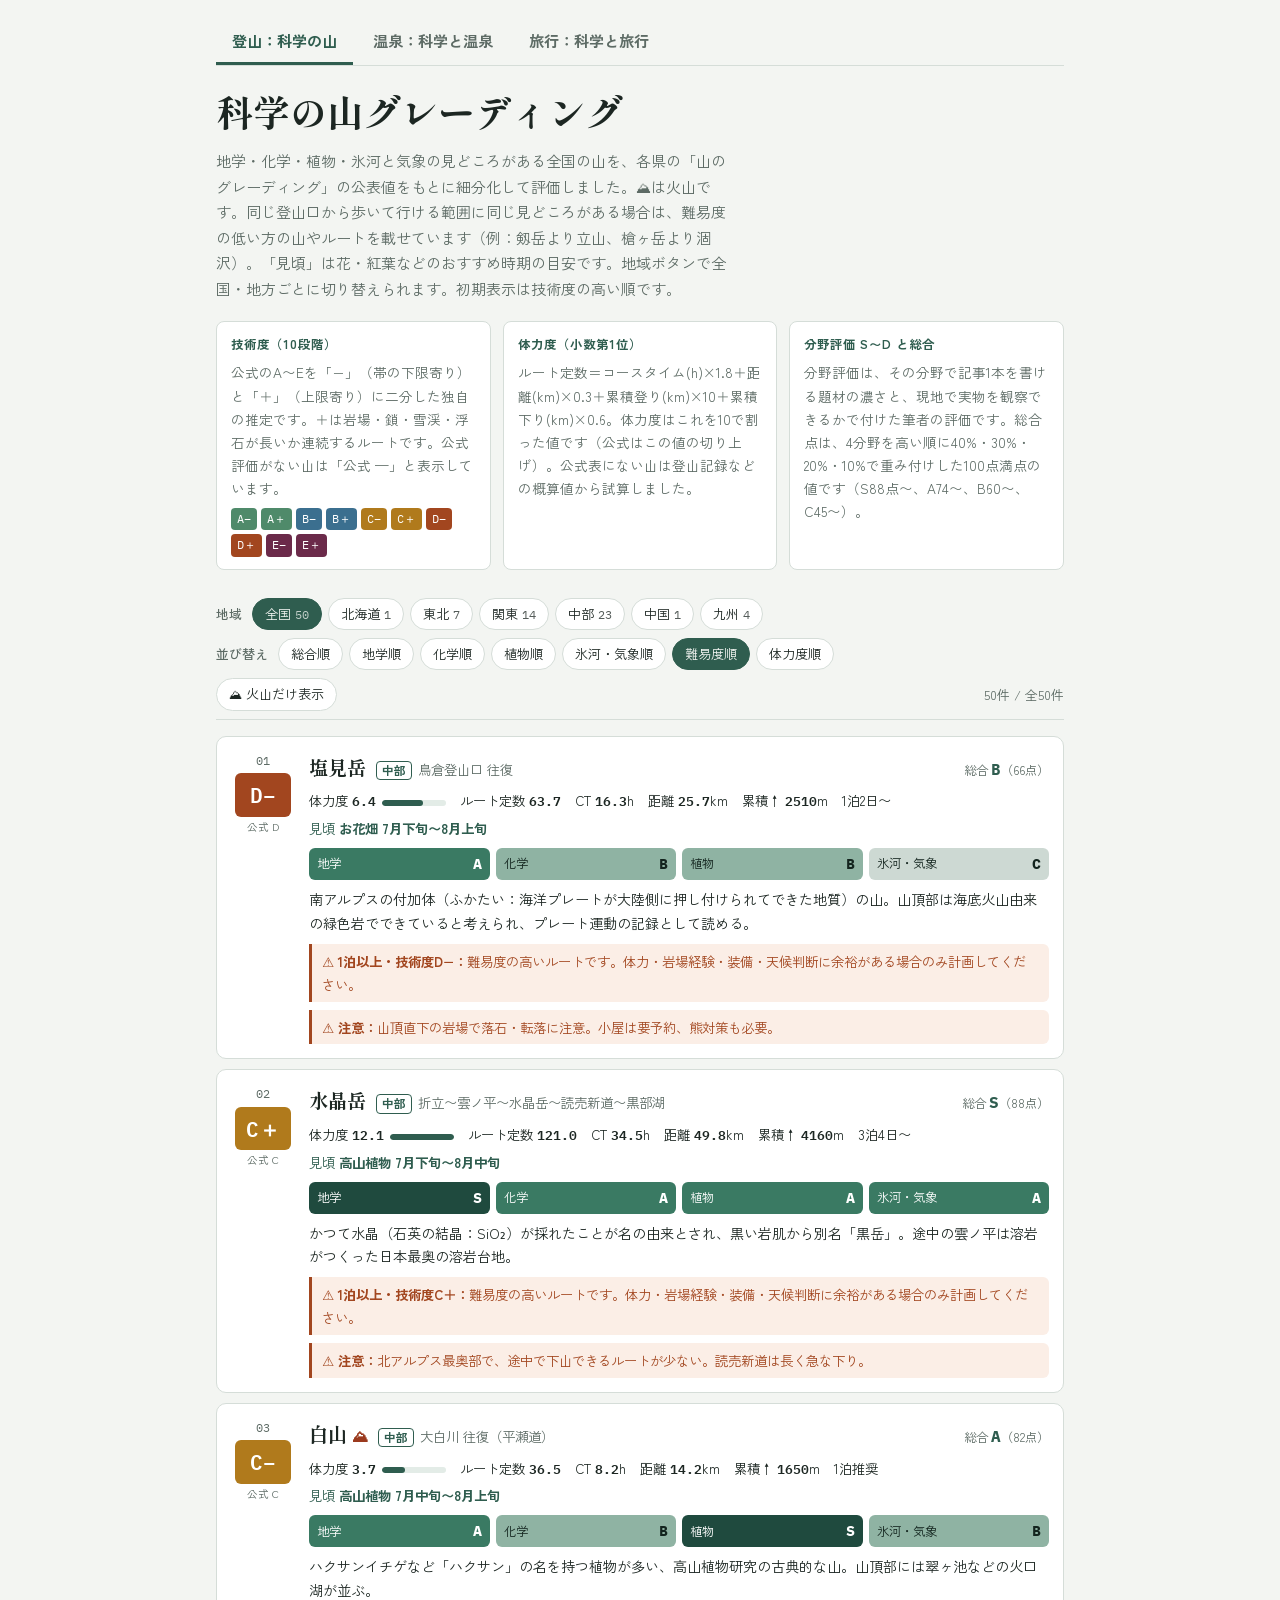
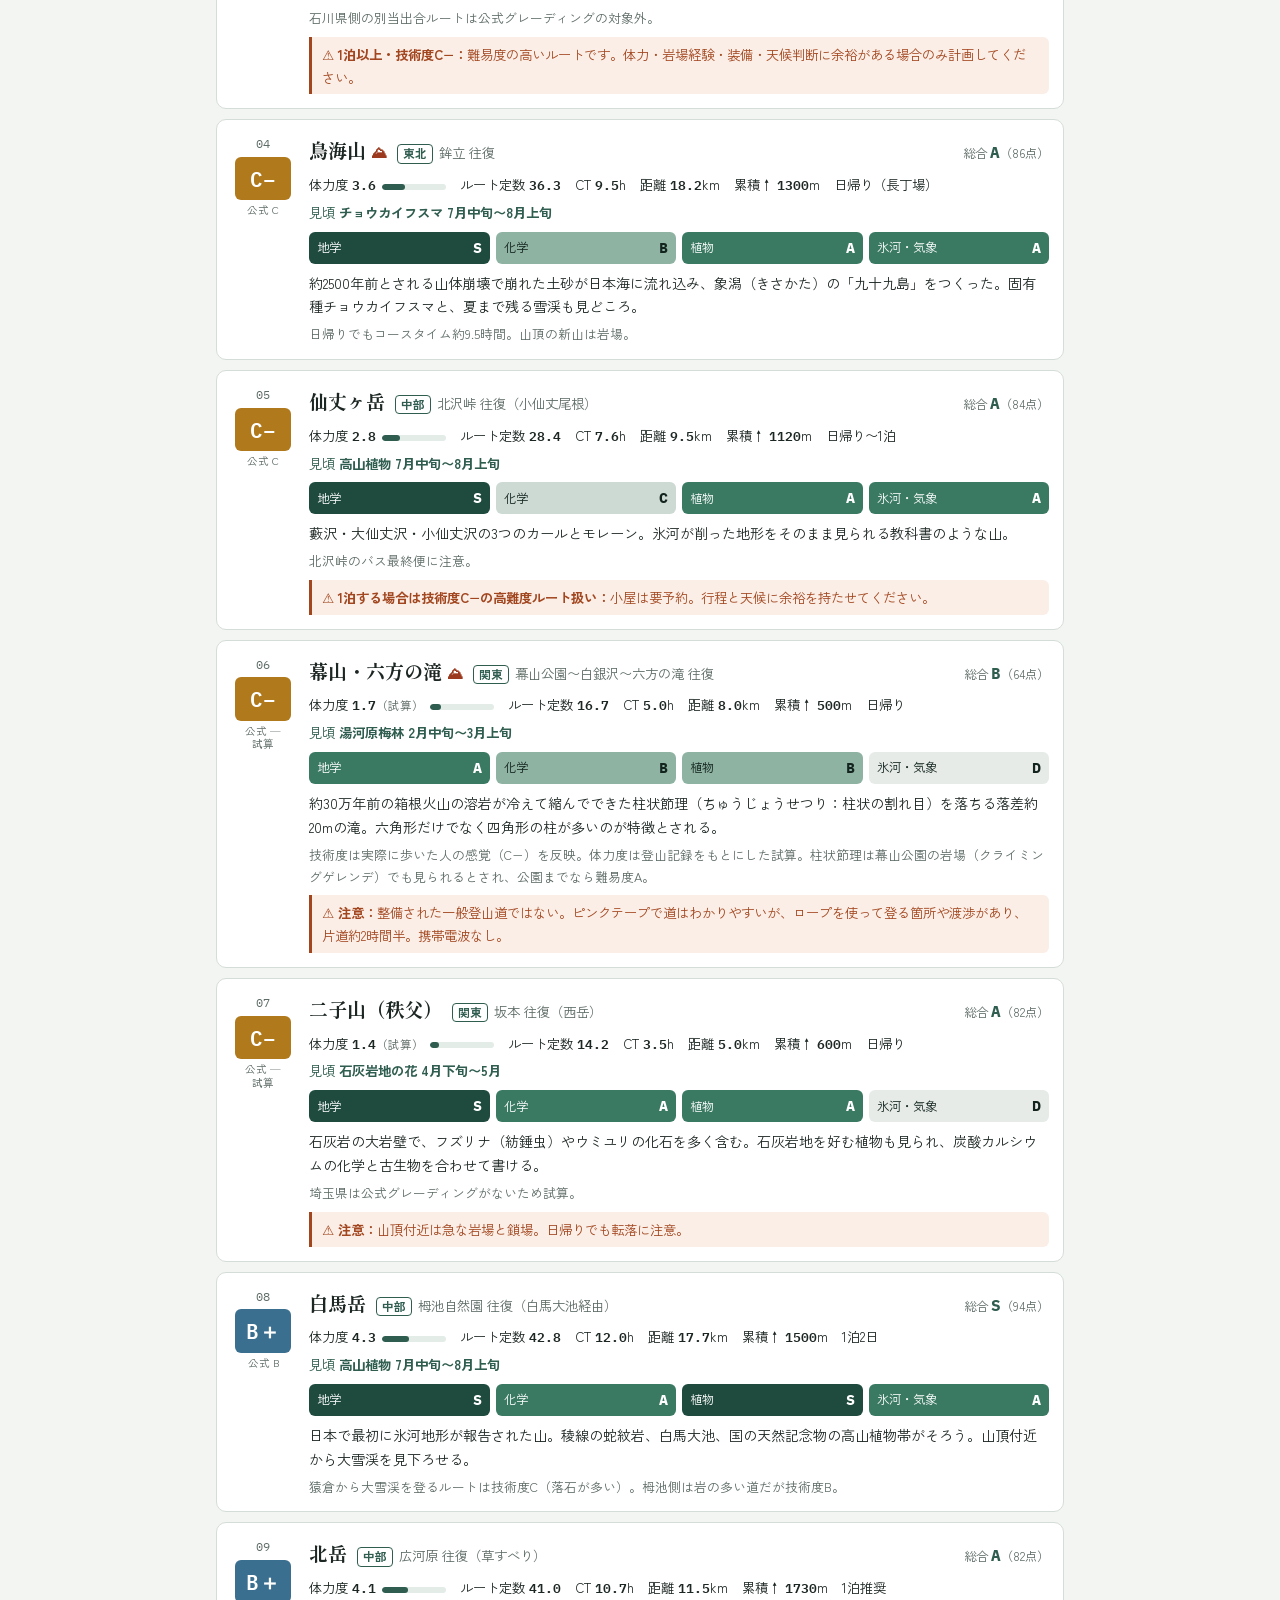
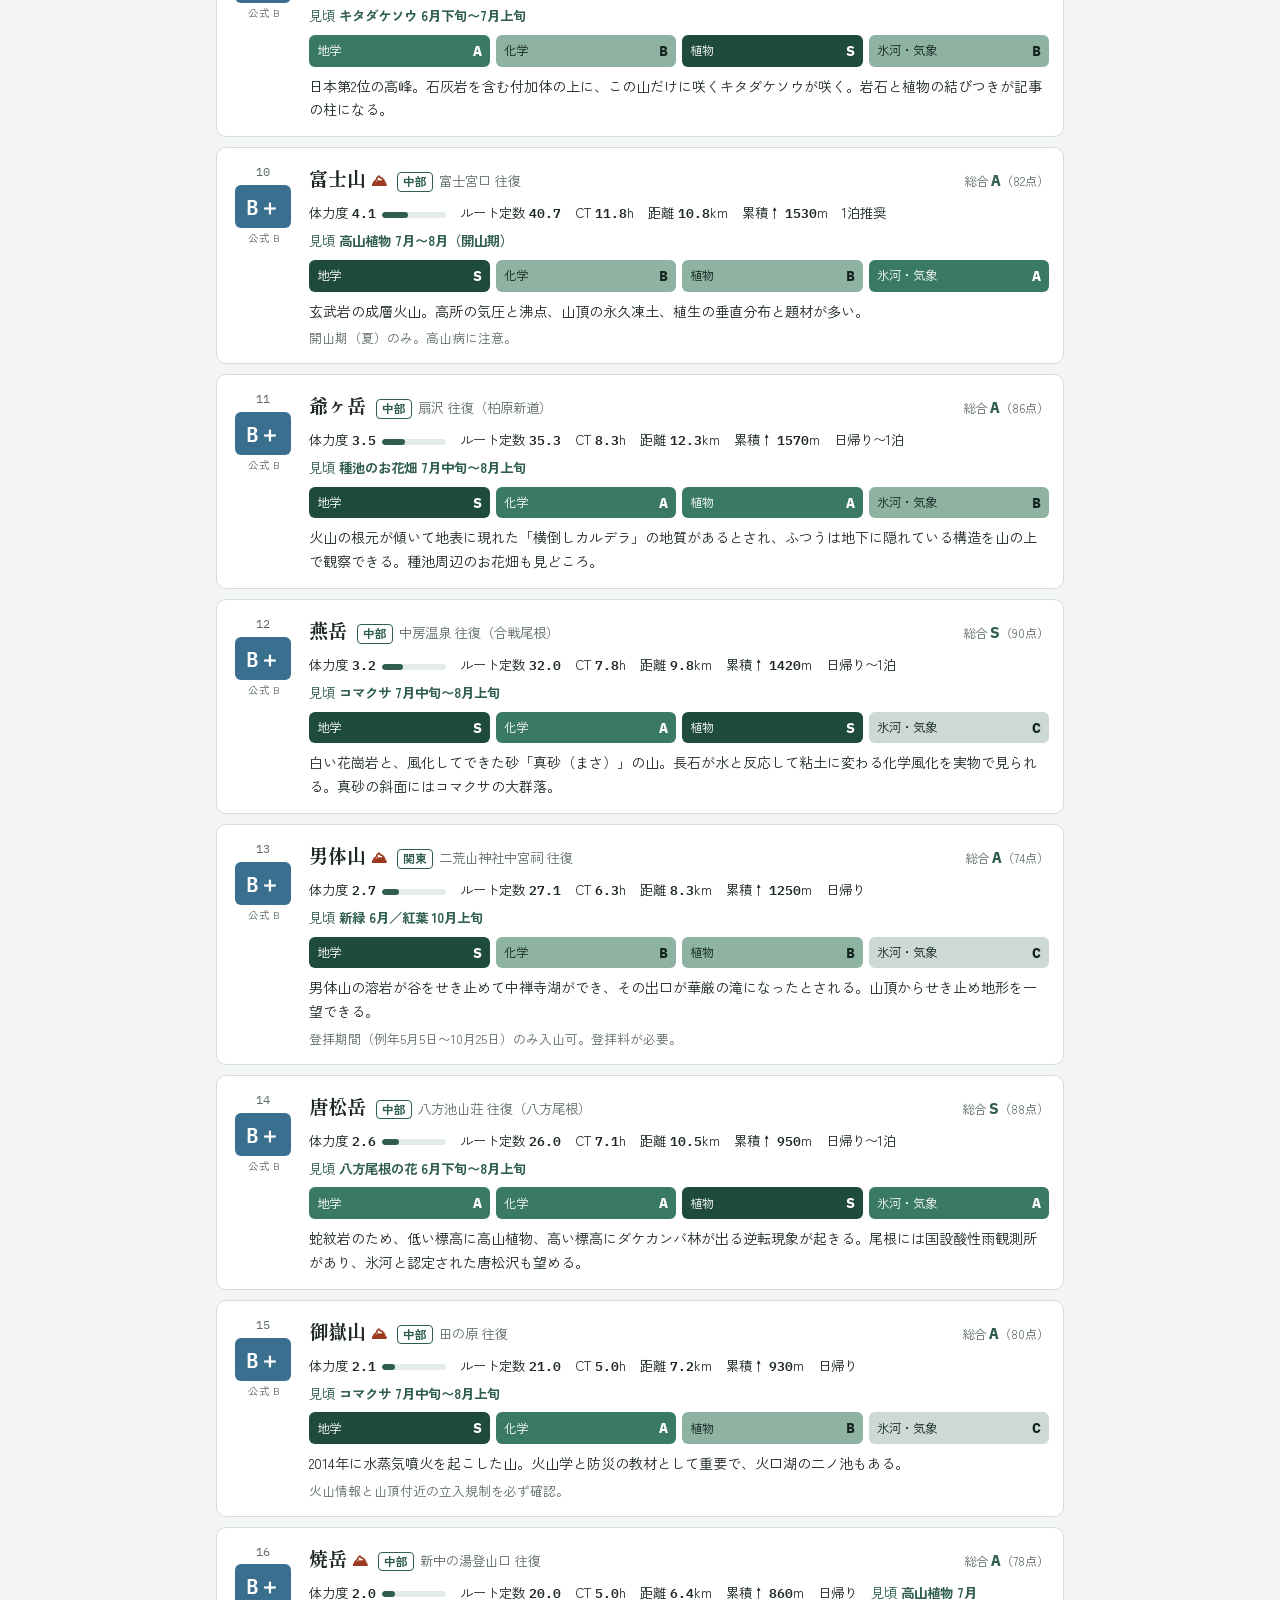
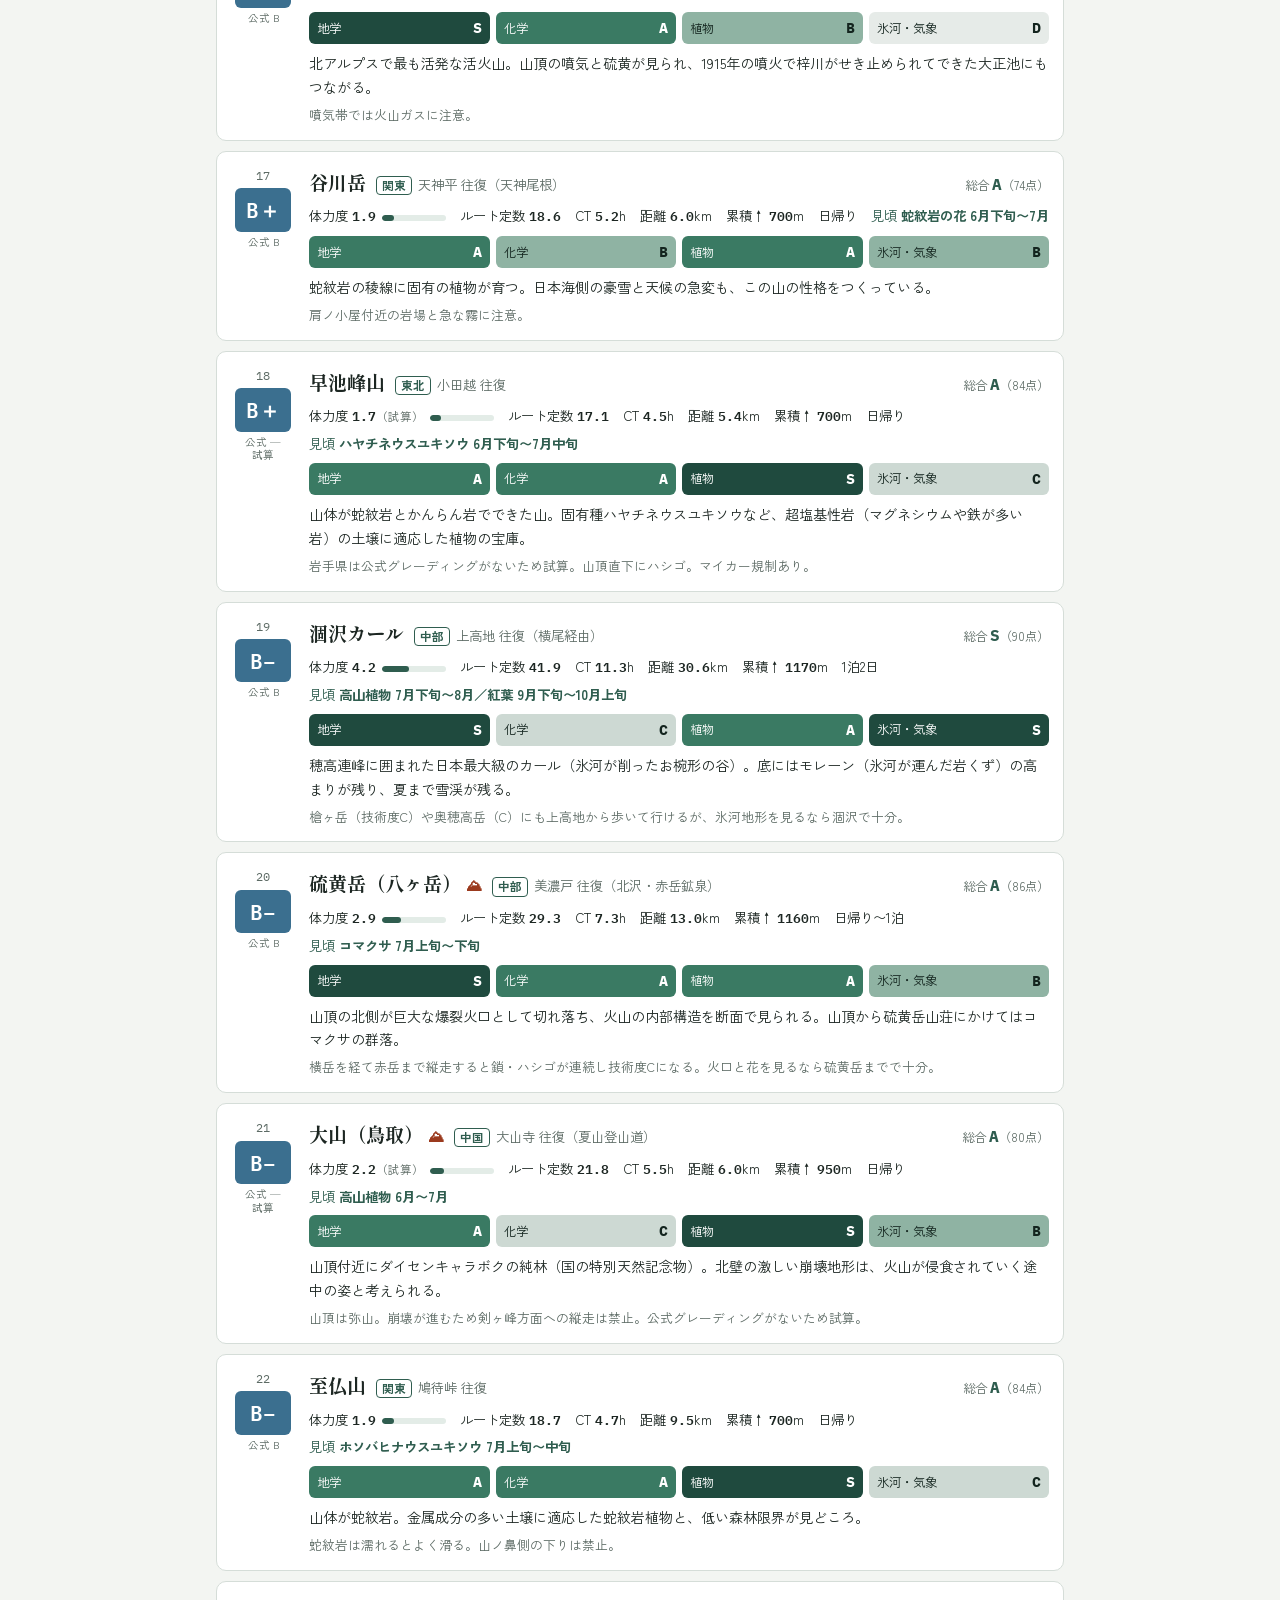
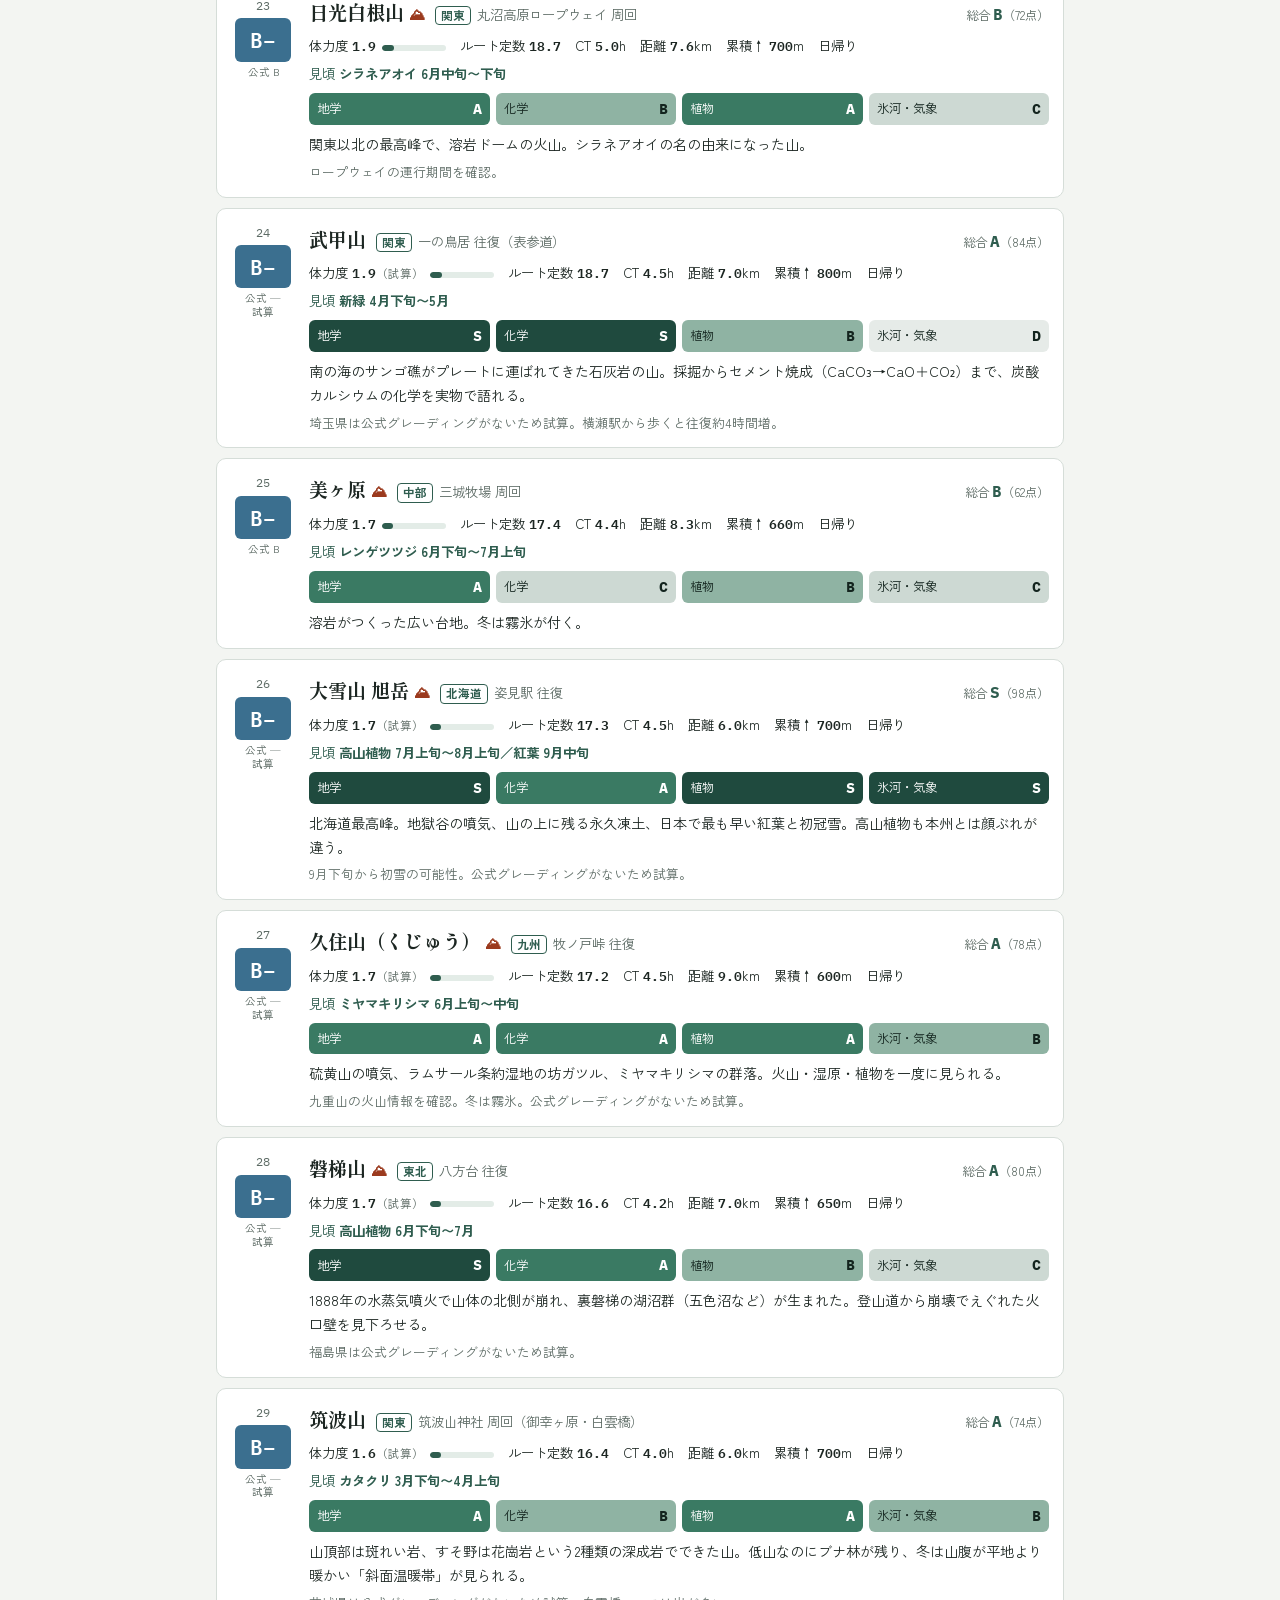
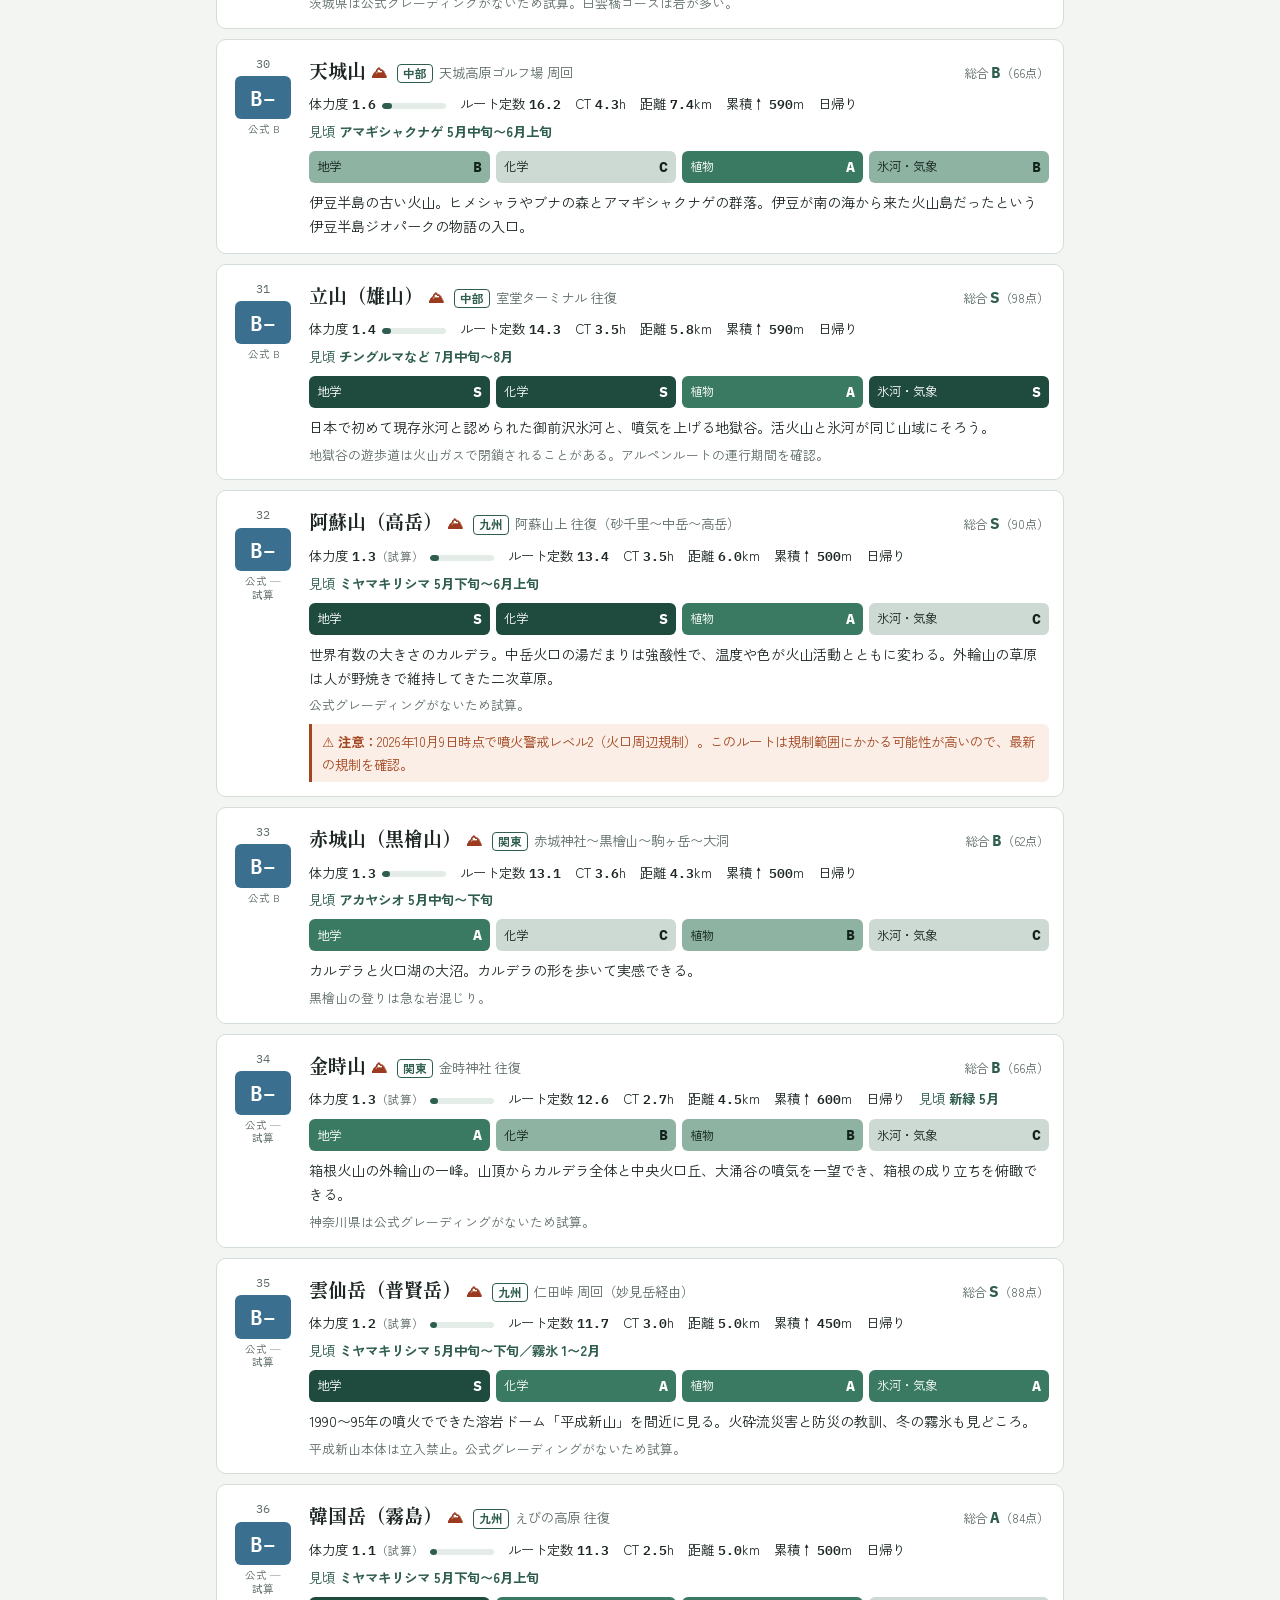
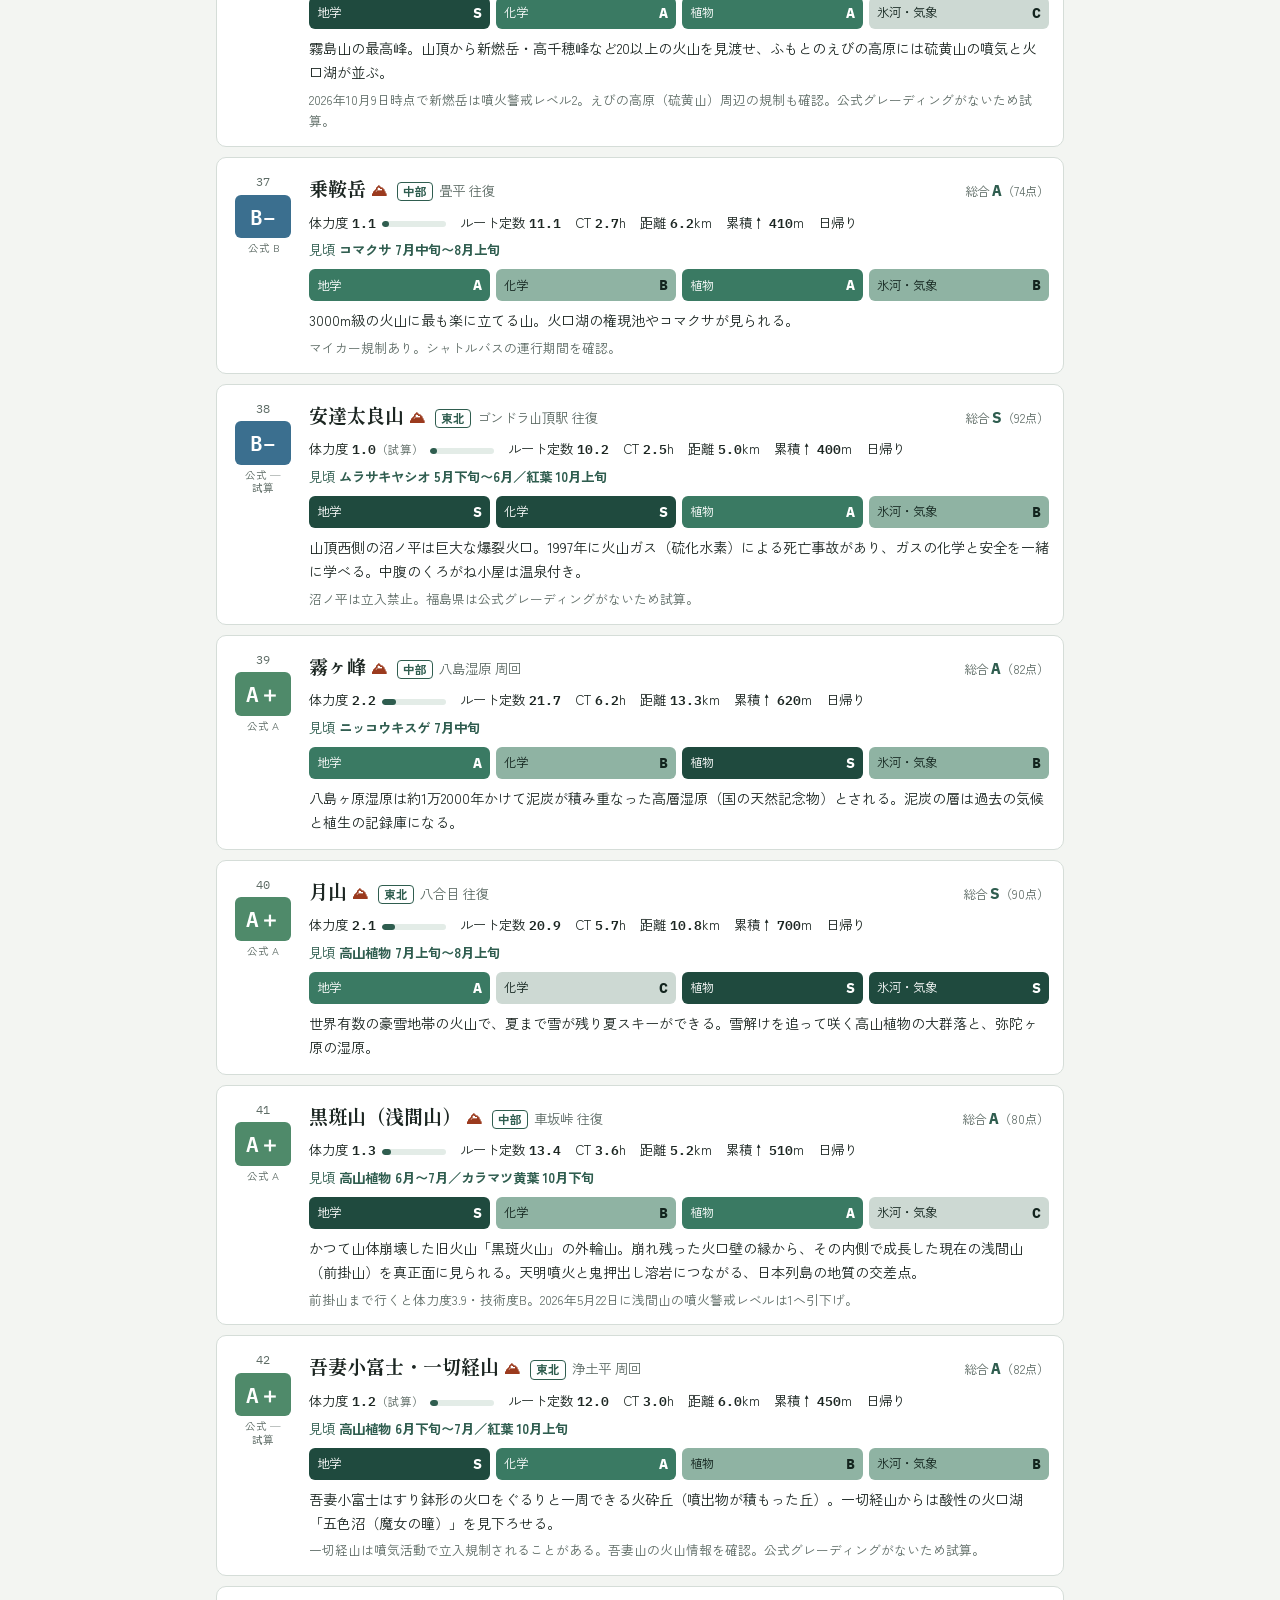
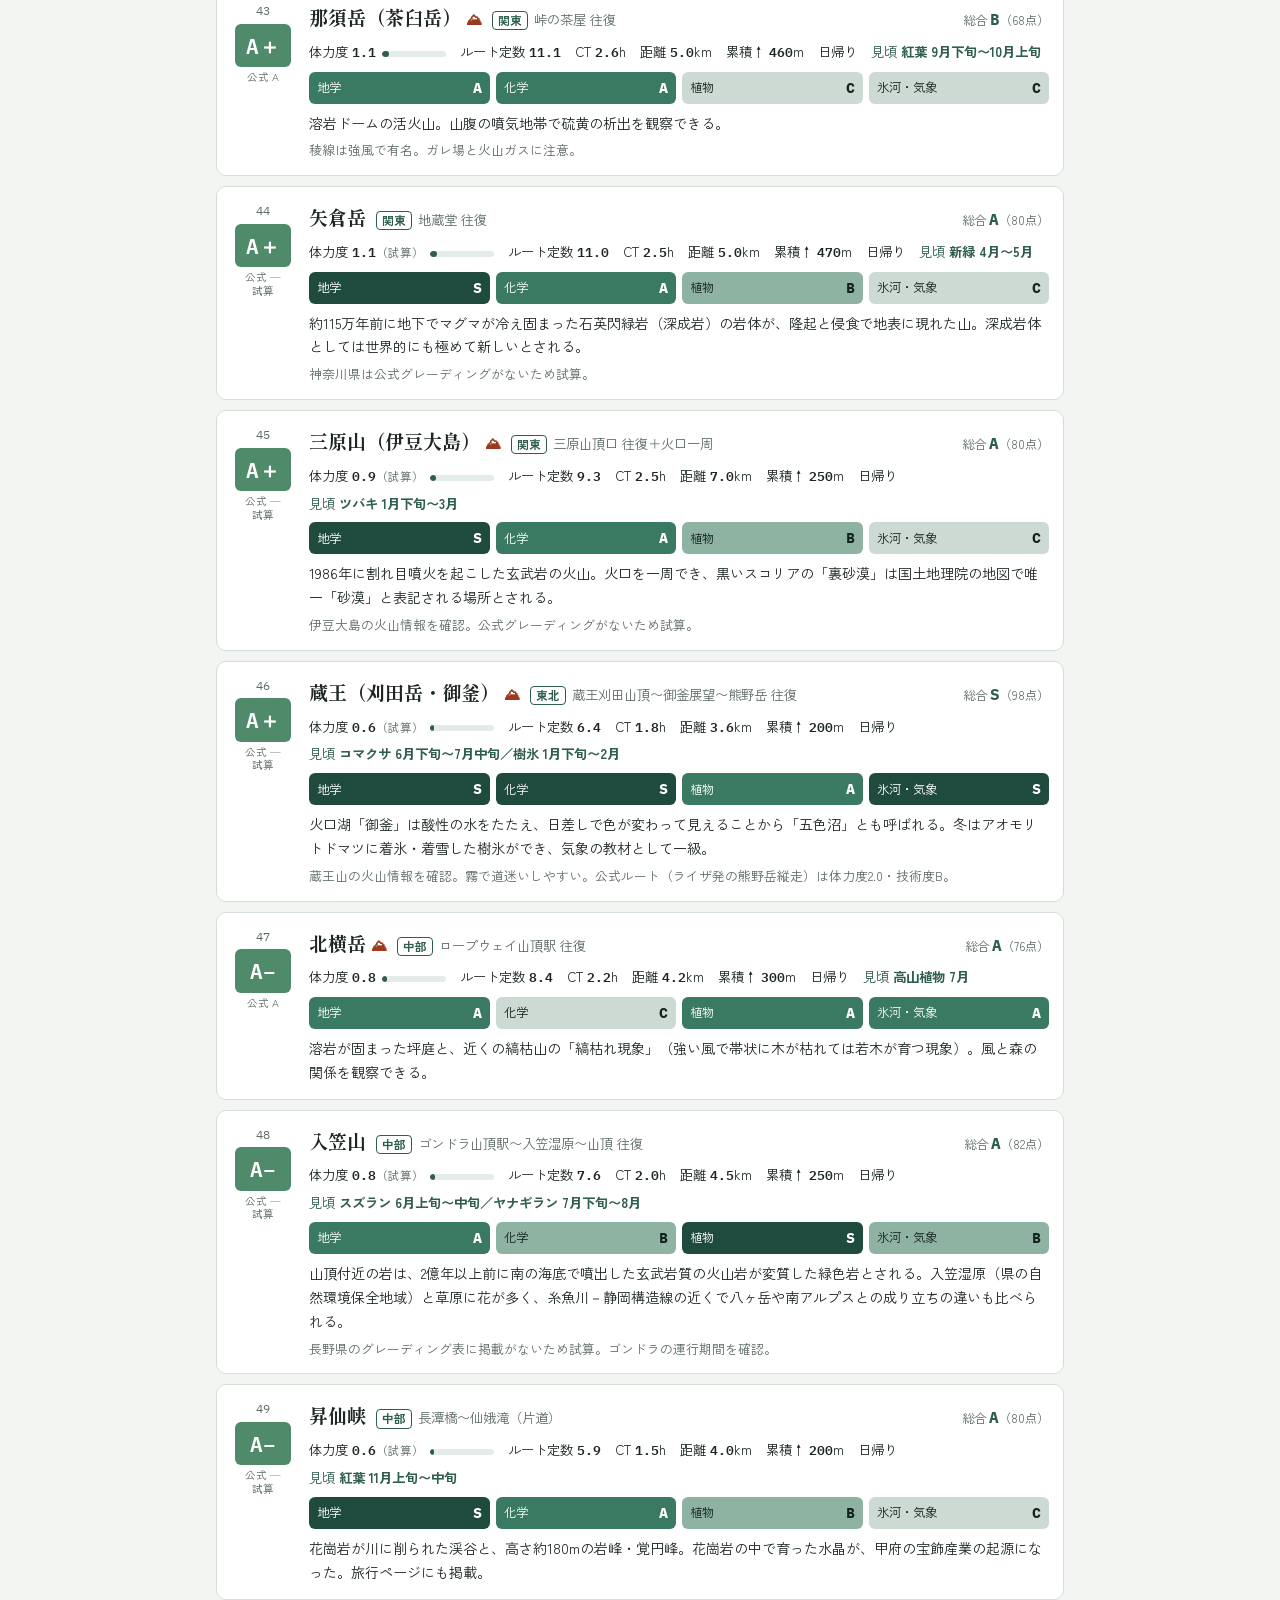
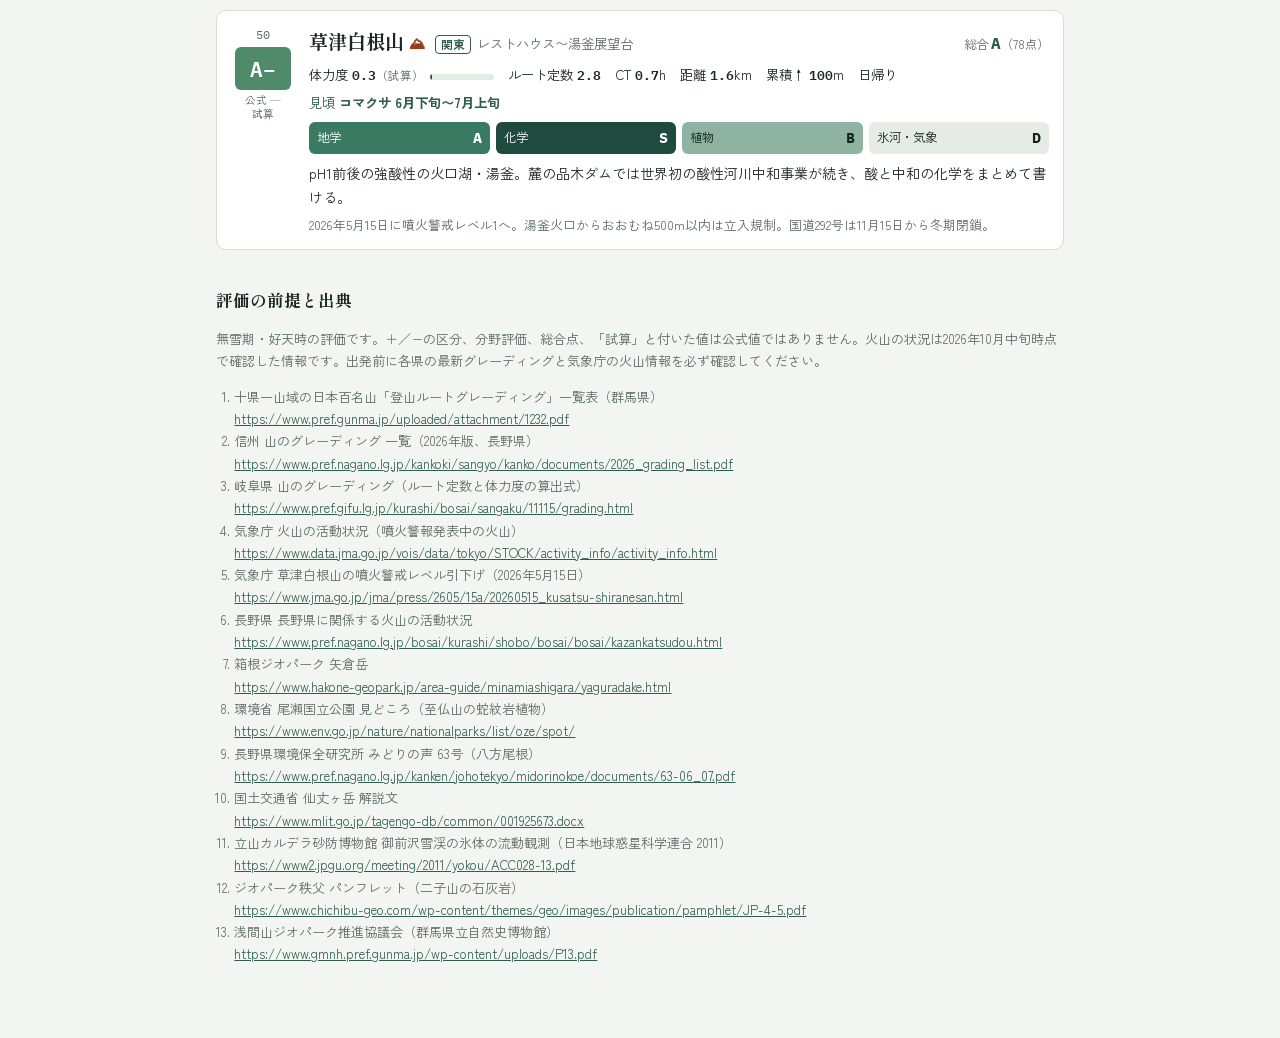
<file: index.html>
<!doctype html>
<html lang="ja">
<head>
<meta charset="utf-8">
<meta name="viewport" content="width=device-width, initial-scale=1, viewport-fit=cover">
<title>科学の山グレーディング</title>
<link rel="preconnect" href="https://fonts.googleapis.com">
<link rel="preconnect" href="https://fonts.gstatic.com" crossorigin>
<link rel="stylesheet" href="https://fonts.googleapis.com/css2?family=Shippori+Mincho+B1:wght@600;800&family=Zen+Kaku+Gothic+New:wght@400;500;700&family=IBM+Plex+Mono:wght@500;600&display=swap">
<link rel="stylesheet" href="common.css">
<style>:root{padding-top:env(safe-area-inset-top,0px);padding-bottom:env(safe-area-inset-bottom,0px)}</style>
</head>
<body>
<div class="wrap">
  <nav class="tabs" aria-label="ページ切替">
    <a href="index.html" aria-current="page">登山：科学の山</a>
    <a href="onsen.html">温泉：科学と温泉</a>
    <a href="travel.html">旅行：科学と旅行</a>
  </nav>
  <h1>科学の山グレーディング</h1>
  <p class="lead">地学・化学・植物・氷河と気象の見どころがある全国の山を、各県の「山のグレーディング」の公表値をもとに細分化して評価しました。⛰は火山です。同じ登山口から歩いて行ける範囲に同じ見どころがある場合は、難易度の低い方の山やルートを載せています（例：剱岳より立山、槍ヶ岳より涸沢）。「見頃」は花・紅葉などのおすすめ時期の目安です。地域ボタンで全国・地方ごとに切り替えられます。初期表示は技術度の高い順です。</p>

  <div class="legend">
    <section>
      <h2>技術度（10段階）</h2>
      <p>公式のA〜Eを「−」（帯の下限寄り）と「＋」（上限寄り）に二分した独自の推定です。＋は岩場・鎖・雪渓・浮石が長いか連続するルートです。公式評価がない山は「公式 —」と表示しています。</p>
      <div class="scale"><span style="background:var(--gA)">A−</span><span style="background:var(--gA)">A＋</span><span style="background:var(--gB)">B−</span><span style="background:var(--gB)">B＋</span><span style="background:var(--gC)">C−</span><span style="background:var(--gC)">C＋</span><span style="background:var(--gD)">D−</span><span style="background:var(--gD)">D＋</span><span style="background:var(--gE)">E−</span><span style="background:var(--gE)">E＋</span></div>
    </section>
    <section>
      <h2>体力度（小数第1位）</h2>
      <p>ルート定数＝コースタイム(h)×1.8＋距離(km)×0.3＋累積登り(km)×10＋累積下り(km)×0.6。体力度はこれを10で割った値です（公式はこの値の切り上げ）。公式表にない山は登山記録などの概算値から試算しました。</p>
    </section>
    <section>
      <h2>分野評価 S〜D と総合</h2>
      <p>分野評価は、その分野で記事1本を書ける題材の濃さと、現地で実物を観察できるかで付けた筆者の評価です。総合点は、4分野を高い順に40%・30%・20%・10%で重み付けした100点満点の値です（S88点〜、A74〜、B60〜、C45〜）。</p>
    </section>
  </div>

  <div class="controls" id="controls"></div>
  <ol class="list" id="list"></ol>

  <footer>
    <h2>評価の前提と出典</h2>
    <p>無雪期・好天時の評価です。＋／−の区分、分野評価、総合点、「試算」と付いた値は公式値ではありません。火山の状況は2026年10月中旬時点で確認した情報です。出発前に各県の最新グレーディングと気象庁の火山情報を必ず確認してください。</p>
    <ol>
      <li>十県一山域の日本百名山「登山ルートグレーディング」一覧表（群馬県）<br><a href="https://www.pref.gunma.jp/uploaded/attachment/1232.pdf" target="_blank" rel="noopener">https://www.pref.gunma.jp/uploaded/attachment/1232.pdf</a></li>
      <li>信州 山のグレーディング 一覧（2026年版、長野県）<br><a href="https://www.pref.nagano.lg.jp/kankoki/sangyo/kanko/documents/2026_grading_list.pdf" target="_blank" rel="noopener">https://www.pref.nagano.lg.jp/kankoki/sangyo/kanko/documents/2026_grading_list.pdf</a></li>
      <li>岐阜県 山のグレーディング（ルート定数と体力度の算出式）<br><a href="https://www.pref.gifu.lg.jp/kurashi/bosai/sangaku/11115/grading.html" target="_blank" rel="noopener">https://www.pref.gifu.lg.jp/kurashi/bosai/sangaku/11115/grading.html</a></li>
      <li>気象庁 火山の活動状況（噴火警報発表中の火山）<br><a href="https://www.data.jma.go.jp/vois/data/tokyo/STOCK/activity_info/activity_info.html" target="_blank" rel="noopener">https://www.data.jma.go.jp/vois/data/tokyo/STOCK/activity_info/activity_info.html</a></li>
      <li>気象庁 草津白根山の噴火警戒レベル引下げ（2026年5月15日）<br><a href="https://www.jma.go.jp/jma/press/2605/15a/20260515_kusatsu-shiranesan.html" target="_blank" rel="noopener">https://www.jma.go.jp/jma/press/2605/15a/20260515_kusatsu-shiranesan.html</a></li>
      <li>長野県 長野県に関係する火山の活動状況<br><a href="https://www.pref.nagano.lg.jp/bosai/kurashi/shobo/bosai/bosai/kazankatsudou.html" target="_blank" rel="noopener">https://www.pref.nagano.lg.jp/bosai/kurashi/shobo/bosai/bosai/kazankatsudou.html</a></li>
      <li>箱根ジオパーク 矢倉岳<br><a href="https://www.hakone-geopark.jp/area-guide/minamiashigara/yaguradake.html" target="_blank" rel="noopener">https://www.hakone-geopark.jp/area-guide/minamiashigara/yaguradake.html</a></li>
      <li>環境省 尾瀬国立公園 見どころ（至仏山の蛇紋岩植物）<br><a href="https://www.env.go.jp/nature/nationalparks/list/oze/spot/" target="_blank" rel="noopener">https://www.env.go.jp/nature/nationalparks/list/oze/spot/</a></li>
      <li>長野県環境保全研究所 みどりの声 63号（八方尾根）<br><a href="https://www.pref.nagano.lg.jp/kanken/johotekyo/midorinokoe/documents/63-06_07.pdf" target="_blank" rel="noopener">https://www.pref.nagano.lg.jp/kanken/johotekyo/midorinokoe/documents/63-06_07.pdf</a></li>
      <li>国土交通省 仙丈ヶ岳 解説文<br><a href="https://www.mlit.go.jp/tagengo-db/common/001925673.docx" target="_blank" rel="noopener">https://www.mlit.go.jp/tagengo-db/common/001925673.docx</a></li>
      <li>立山カルデラ砂防博物館 御前沢雪渓の氷体の流動観測（日本地球惑星科学連合 2011）<br><a href="https://www2.jpgu.org/meeting/2011/yokou/ACC028-13.pdf" target="_blank" rel="noopener">https://www2.jpgu.org/meeting/2011/yokou/ACC028-13.pdf</a></li>
      <li>ジオパーク秩父 パンフレット（二子山の石灰岩）<br><a href="https://www.chichibu-geo.com/wp-content/themes/geo/images/publication/pamphlet/JP-4-5.pdf" target="_blank" rel="noopener">https://www.chichibu-geo.com/wp-content/themes/geo/images/publication/pamphlet/JP-4-5.pdf</a></li>
      <li>浅間山ジオパーク推進協議会（群馬県立自然史博物館）<br><a href="https://www.gmnh.pref.gunma.jp/wp-content/uploads/P13.pdf" target="_blank" rel="noopener">https://www.gmnh.pref.gunma.jp/wp-content/uploads/P13.pdf</a></li>
    </ol>
  </footer>
</div>

<script>
window.PAGE = {kind:"mt", gLabel:"難易度", gShort:"", lvLabel:"体力度", items:[
 {n:"塩見岳",reg:"中部",bloom:"お花畑 7月下旬〜8月上旬",r:"鳥倉登山口 往復",of:"D",g:"D-",ct:16.3,km:25.7,up:2.51,dn:2.51,stay:1,days:"1泊2日〜",geo:"A",chem:"B",plant:"B",ice:"C",
  t:"南アルプスの付加体（ふかたい：海洋プレートが大陸側に押し付けられてできた地質）の山。山頂部は海底火山由来の緑色岩でできていると考えられ、プレート運動の記録として読める。",
  w:"山頂直下の岩場で落石・転落に注意。小屋は要予約、熊対策も必要。"},
 {n:"幕山・六方の滝",reg:"関東",bloom:"湯河原梅林 2月中旬〜3月上旬",vol:1,r:"幕山公園〜白銀沢〜六方の滝 往復",of:"—",g:"C-",est:1,ct:5.0,km:8.0,up:0.50,dn:0.50,stay:0,days:"日帰り",geo:"A",chem:"B",plant:"B",ice:"D",
  t:"約30万年前の箱根火山の溶岩が冷えて縮んでできた柱状節理（ちゅうじょうせつり：柱状の割れ目）を落ちる落差約20mの滝。六角形だけでなく四角形の柱が多いのが特徴とされる。",
  w:"整備された一般登山道ではない。ピンクテープで道はわかりやすいが、ロープを使って登る箇所や渡渉があり、片道約2時間半。携帯電波なし。",
  s:"技術度は実際に歩いた人の感覚（C−）を反映。体力度は登山記録をもとにした試算。柱状節理は幕山公園の岩場（クライミングゲレンデ）でも見られるとされ、公園までなら難易度A。"},
 {n:"水晶岳",reg:"中部",bloom:"高山植物 7月下旬〜8月中旬",r:"折立〜雲ノ平〜水晶岳〜読売新道〜黒部湖",of:"C",g:"C+",ct:34.5,km:49.8,up:4.16,dn:4.01,stay:3,days:"3泊4日〜",geo:"S",chem:"A",plant:"A",ice:"A",
  t:"かつて水晶（石英の結晶：SiO₂）が採れたことが名の由来とされ、黒い岩肌から別名「黒岳」。途中の雲ノ平は溶岩がつくった日本最奥の溶岩台地。",
  w:"北アルプス最奥部で、途中で下山できるルートが少ない。読売新道は長く急な下り。"},
 {n:"涸沢カール",reg:"中部",bloom:"高山植物 7月下旬〜8月／紅葉 9月下旬〜10月上旬",r:"上高地 往復（横尾経由）",of:"B",g:"B-",ct:11.3,km:30.6,up:1.17,dn:1.17,stay:1,days:"1泊2日",geo:"S",chem:"C",plant:"A",ice:"S",
  t:"穂高連峰に囲まれた日本最大級のカール（氷河が削ったお椀形の谷）。底にはモレーン（氷河が運んだ岩くず）の高まりが残り、夏まで雪渓が残る。",
  s:"槍ヶ岳（技術度C）や奥穂高岳（C）にも上高地から歩いて行けるが、氷河地形を見るなら涸沢で十分。"},
 {n:"白馬岳",reg:"中部",bloom:"高山植物 7月中旬〜8月上旬",r:"栂池自然園 往復（白馬大池経由）",of:"B",g:"B+",ct:12.0,km:17.7,up:1.50,dn:1.50,stay:1,days:"1泊2日",geo:"S",chem:"A",plant:"S",ice:"A",
  t:"日本で最初に氷河地形が報告された山。稜線の蛇紋岩、白馬大池、国の天然記念物の高山植物帯がそろう。山頂付近から大雪渓を見下ろせる。",
  s:"猿倉から大雪渓を登るルートは技術度C（落石が多い）。栂池側は岩の多い道だが技術度B。"},
 {n:"硫黄岳（八ヶ岳）",reg:"中部",bloom:"コマクサ 7月上旬〜下旬",vol:1,r:"美濃戸 往復（北沢・赤岳鉱泉）",of:"B",g:"B-",ct:7.3,km:13.0,up:1.16,dn:1.16,stay:0.5,days:"日帰り〜1泊",geo:"S",chem:"A",plant:"A",ice:"B",
  t:"山頂の北側が巨大な爆裂火口として切れ落ち、火山の内部構造を断面で見られる。山頂から硫黄岳山荘にかけてはコマクサの群落。",
  s:"横岳を経て赤岳まで縦走すると鎖・ハシゴが連続し技術度Cになる。火口と花を見るなら硫黄岳までで十分。"},
 {n:"白山",reg:"中部",bloom:"高山植物 7月中旬〜8月上旬",vol:1,r:"大白川 往復（平瀬道）",of:"C",g:"C-",ct:8.2,km:14.2,up:1.65,dn:1.65,stay:1,days:"1泊推奨",geo:"A",chem:"B",plant:"S",ice:"B",
  t:"ハクサンイチゲなど「ハクサン」の名を持つ植物が多い、高山植物研究の古典的な山。山頂部には翠ヶ池などの火口湖が並ぶ。",
  s:"石川県側の別当出合ルートは公式グレーディングの対象外。"},
 {n:"鳥海山",reg:"東北",bloom:"チョウカイフスマ 7月中旬〜8月上旬",vol:1,r:"鉾立 往復",of:"C",g:"C-",ct:9.5,km:18.2,up:1.30,dn:1.30,stay:0,days:"日帰り（長丁場）",geo:"S",chem:"B",plant:"A",ice:"A",
  t:"約2500年前とされる山体崩壊で崩れた土砂が日本海に流れ込み、象潟（きさかた）の「九十九島」をつくった。固有種チョウカイフスマと、夏まで残る雪渓も見どころ。",
  s:"日帰りでもコースタイム約9.5時間。山頂の新山は岩場。"},
 {n:"仙丈ヶ岳",reg:"中部",bloom:"高山植物 7月中旬〜8月上旬",r:"北沢峠 往復（小仙丈尾根）",of:"C",g:"C-",ct:7.6,km:9.5,up:1.12,dn:1.12,stay:0.5,days:"日帰り〜1泊",geo:"S",chem:"C",plant:"A",ice:"A",
  t:"藪沢・大仙丈沢・小仙丈沢の3つのカールとモレーン。氷河が削った地形をそのまま見られる教科書のような山。",
  s:"北沢峠のバス最終便に注意。"},
 {n:"二子山（秩父）",reg:"関東",bloom:"石灰岩地の花 4月下旬〜5月",r:"坂本 往復（西岳）",of:"—",g:"C-",est:1,ct:3.5,km:5.0,up:0.60,dn:0.60,stay:0,days:"日帰り",geo:"S",chem:"A",plant:"A",ice:"D",
  t:"石灰岩の大岩壁で、フズリナ（紡錘虫）やウミユリの化石を多く含む。石灰岩地を好む植物も見られ、炭酸カルシウムの化学と古生物を合わせて書ける。",
  w:"山頂付近は急な岩場と鎖場。日帰りでも転落に注意。",s:"埼玉県は公式グレーディングがないため試算。"},
 {n:"爺ヶ岳",reg:"中部",bloom:"種池のお花畑 7月中旬〜8月上旬",r:"扇沢 往復（柏原新道）",of:"B",g:"B+",ct:8.3,km:12.3,up:1.57,dn:1.57,stay:0.5,days:"日帰り〜1泊",geo:"S",chem:"A",plant:"A",ice:"B",
  t:"火山の根元が傾いて地表に現れた「横倒しカルデラ」の地質があるとされ、ふつうは地下に隠れている構造を山の上で観察できる。種池周辺のお花畑も見どころ。"},
 {n:"燕岳",reg:"中部",bloom:"コマクサ 7月中旬〜8月上旬",r:"中房温泉 往復（合戦尾根）",of:"B",g:"B+",ct:7.8,km:9.8,up:1.42,dn:1.42,stay:0.5,days:"日帰り〜1泊",geo:"S",chem:"A",plant:"S",ice:"C",
  t:"白い花崗岩と、風化してできた砂「真砂（まさ）」の山。長石が水と反応して粘土に変わる化学風化を実物で見られる。真砂の斜面にはコマクサの大群落。"},
 {n:"北岳",reg:"中部",bloom:"キタダケソウ 6月下旬〜7月上旬",r:"広河原 往復（草すべり）",of:"B",g:"B+",ct:10.7,km:11.5,up:1.73,dn:1.73,stay:1,days:"1泊推奨",geo:"A",chem:"B",plant:"S",ice:"B",
  t:"日本第2位の高峰。石灰岩を含む付加体の上に、この山だけに咲くキタダケソウが咲く。岩石と植物の結びつきが記事の柱になる。"},
 {n:"富士山",reg:"中部",bloom:"高山植物 7月〜8月（開山期）",vol:1,r:"富士宮口 往復",of:"B",g:"B+",ct:11.8,km:10.8,up:1.53,dn:1.53,stay:1,days:"1泊推奨",geo:"S",chem:"B",plant:"B",ice:"A",
  t:"玄武岩の成層火山。高所の気圧と沸点、山頂の永久凍土、植生の垂直分布と題材が多い。",s:"開山期（夏）のみ。高山病に注意。"},
 {n:"早池峰山",reg:"東北",bloom:"ハヤチネウスユキソウ 6月下旬〜7月中旬",r:"小田越 往復",of:"—",g:"B+",est:1,ct:4.5,km:5.4,up:0.70,dn:0.70,stay:0,days:"日帰り",geo:"A",chem:"A",plant:"S",ice:"C",
  t:"山体が蛇紋岩とかんらん岩でできた山。固有種ハヤチネウスユキソウなど、超塩基性岩（マグネシウムや鉄が多い岩）の土壌に適応した植物の宝庫。",
  s:"岩手県は公式グレーディングがないため試算。山頂直下にハシゴ。マイカー規制あり。"},
 {n:"男体山",reg:"関東",bloom:"新緑 6月／紅葉 10月上旬",vol:1,r:"二荒山神社中宮祠 往復",of:"B",g:"B+",ct:6.3,km:8.3,up:1.25,dn:1.25,stay:0,days:"日帰り",geo:"S",chem:"B",plant:"B",ice:"C",
  t:"男体山の溶岩が谷をせき止めて中禅寺湖ができ、その出口が華厳の滝になったとされる。山頂からせき止め地形を一望できる。",
  s:"登拝期間（例年5月5日〜10月25日）のみ入山可。登拝料が必要。"},
 {n:"唐松岳",reg:"中部",bloom:"八方尾根の花 6月下旬〜8月上旬",r:"八方池山荘 往復（八方尾根）",of:"B",g:"B+",ct:7.1,km:10.5,up:0.95,dn:0.95,stay:0.5,days:"日帰り〜1泊",geo:"A",chem:"A",plant:"S",ice:"A",
  t:"蛇紋岩のため、低い標高に高山植物、高い標高にダケカンバ林が出る逆転現象が起きる。尾根には国設酸性雨観測所があり、氷河と認定された唐松沢も望める。"},
 {n:"御嶽山",reg:"中部",bloom:"コマクサ 7月中旬〜8月上旬",vol:1,r:"田の原 往復",of:"B",g:"B+",ct:5.0,km:7.2,up:0.93,dn:0.93,stay:0,days:"日帰り",geo:"S",chem:"A",plant:"B",ice:"C",
  t:"2014年に水蒸気噴火を起こした山。火山学と防災の教材として重要で、火口湖の二ノ池もある。",s:"火山情報と山頂付近の立入規制を必ず確認。"},
 {n:"谷川岳",reg:"関東",bloom:"蛇紋岩の花 6月下旬〜7月",r:"天神平 往復（天神尾根）",of:"B",g:"B+",ct:5.2,km:6.0,up:0.70,dn:0.70,stay:0,days:"日帰り",geo:"A",chem:"B",plant:"A",ice:"B",
  t:"蛇紋岩の稜線に固有の植物が育つ。日本海側の豪雪と天候の急変も、この山の性格をつくっている。",s:"肩ノ小屋付近の岩場と急な霧に注意。"},
 {n:"焼岳",reg:"中部",bloom:"高山植物 7月",vol:1,r:"新中の湯登山口 往復",of:"B",g:"B+",ct:5.0,km:6.4,up:0.86,dn:0.86,stay:0,days:"日帰り",geo:"S",chem:"A",plant:"B",ice:"D",
  t:"北アルプスで最も活発な活火山。山頂の噴気と硫黄が見られ、1915年の噴火で梓川がせき止められてできた大正池にもつながる。",s:"噴気帯では火山ガスに注意。"},
 {n:"黒斑山（浅間山）",reg:"中部",bloom:"高山植物 6月〜7月／カラマツ黄葉 10月下旬",vol:1,r:"車坂峠 往復",of:"A",g:"A+",ct:3.6,km:5.2,up:0.51,dn:0.51,stay:0,days:"日帰り",geo:"S",chem:"B",plant:"A",ice:"C",
  t:"かつて山体崩壊した旧火山「黒斑火山」の外輪山。崩れ残った火口壁の縁から、その内側で成長した現在の浅間山（前掛山）を真正面に見られる。天明噴火と鬼押出し溶岩につながる、日本列島の地質の交差点。",
  s:"前掛山まで行くと体力度3.9・技術度B。2026年5月22日に浅間山の噴火警戒レベルは1へ引下げ。"},
 {n:"磐梯山",reg:"東北",bloom:"高山植物 6月下旬〜7月",vol:1,r:"八方台 往復",of:"—",g:"B-",est:1,ct:4.2,km:7.0,up:0.65,dn:0.65,stay:0,days:"日帰り",geo:"S",chem:"A",plant:"B",ice:"C",
  t:"1888年の水蒸気噴火で山体の北側が崩れ、裏磐梯の湖沼群（五色沼など）が生まれた。登山道から崩壊でえぐれた火口壁を見下ろせる。",s:"福島県は公式グレーディングがないため試算。"},
 {n:"至仏山",reg:"関東",bloom:"ホソバヒナウスユキソウ 7月上旬〜中旬",r:"鳩待峠 往復",of:"B",g:"B-",ct:4.7,km:9.5,up:0.70,dn:0.70,stay:0,days:"日帰り",geo:"A",chem:"A",plant:"S",ice:"C",
  t:"山体が蛇紋岩。金属成分の多い土壌に適応した蛇紋岩植物と、低い森林限界が見どころ。",s:"蛇紋岩は濡れるとよく滑る。山ノ鼻側の下りは禁止。"},
 {n:"日光白根山",reg:"関東",bloom:"シラネアオイ 6月中旬〜下旬",vol:1,r:"丸沼高原ロープウェイ 周回",of:"B",g:"B-",ct:5.0,km:7.6,up:0.70,dn:0.70,stay:0,days:"日帰り",geo:"A",chem:"B",plant:"A",ice:"C",
  t:"関東以北の最高峰で、溶岩ドームの火山。シラネアオイの名の由来になった山。",s:"ロープウェイの運行期間を確認。"},
 {n:"武甲山",reg:"関東",bloom:"新緑 4月下旬〜5月",r:"一の鳥居 往復（表参道）",of:"—",g:"B-",est:1,ct:4.5,km:7.0,up:0.80,dn:0.80,stay:0,days:"日帰り",geo:"S",chem:"S",plant:"B",ice:"D",
  t:"南の海のサンゴ礁がプレートに運ばれてきた石灰岩の山。採掘からセメント焼成（CaCO₃→CaO＋CO₂）まで、炭酸カルシウムの化学を実物で語れる。",
  s:"埼玉県は公式グレーディングがないため試算。横瀬駅から歩くと往復約4時間増。"},
 {n:"美ヶ原",reg:"中部",bloom:"レンゲツツジ 6月下旬〜7月上旬",vol:1,r:"三城牧場 周回",of:"B",g:"B-",ct:4.4,km:8.3,up:0.66,dn:0.66,stay:0,days:"日帰り",geo:"A",chem:"C",plant:"B",ice:"C",
  t:"溶岩がつくった広い台地。冬は霧氷が付く。"},
 {n:"立山（雄山）",reg:"中部",bloom:"チングルマなど 7月中旬〜8月",vol:1,r:"室堂ターミナル 往復",of:"B",g:"B-",ct:3.5,km:5.8,up:0.59,dn:0.59,stay:0,days:"日帰り",geo:"S",chem:"S",plant:"A",ice:"S",
  t:"日本で初めて現存氷河と認められた御前沢氷河と、噴気を上げる地獄谷。活火山と氷河が同じ山域にそろう。",
  s:"地獄谷の遊歩道は火山ガスで閉鎖されることがある。アルペンルートの運行期間を確認。"},
 {n:"赤城山（黒檜山）",reg:"関東",bloom:"アカヤシオ 5月中旬〜下旬",vol:1,r:"赤城神社〜黒檜山〜駒ヶ岳〜大洞",of:"B",g:"B-",ct:3.6,km:4.3,up:0.50,dn:0.50,stay:0,days:"日帰り",geo:"A",chem:"C",plant:"B",ice:"C",
  t:"カルデラと火口湖の大沼。カルデラの形を歩いて実感できる。",s:"黒檜山の登りは急な岩混じり。"},
 {n:"乗鞍岳",reg:"中部",bloom:"コマクサ 7月中旬〜8月上旬",vol:1,r:"畳平 往復",of:"B",g:"B-",ct:2.7,km:6.2,up:0.41,dn:0.41,stay:0,days:"日帰り",geo:"A",chem:"B",plant:"A",ice:"B",
  t:"3000m級の火山に最も楽に立てる山。火口湖の権現池やコマクサが見られる。",s:"マイカー規制あり。シャトルバスの運行期間を確認。"},
 {n:"蔵王（刈田岳・御釜）",reg:"東北",bloom:"コマクサ 6月下旬〜7月中旬／樹氷 1月下旬〜2月",vol:1,r:"蔵王刈田山頂〜御釜展望〜熊野岳 往復",of:"—",g:"A+",est:1,ct:1.8,km:3.6,up:0.20,dn:0.20,stay:0,days:"日帰り",geo:"S",chem:"S",plant:"A",ice:"S",
  t:"火口湖「御釜」は酸性の水をたたえ、日差しで色が変わって見えることから「五色沼」とも呼ばれる。冬はアオモリトドマツに着氷・着雪した樹氷ができ、気象の教材として一級。",
  s:"蔵王山の火山情報を確認。霧で道迷いしやすい。公式ルート（ライザ発の熊野岳縦走）は体力度2.0・技術度B。"},
 {n:"安達太良山",reg:"東北",bloom:"ムラサキヤシオ 5月下旬〜6月／紅葉 10月上旬",vol:1,r:"ゴンドラ山頂駅 往復",of:"—",g:"B-",est:1,ct:2.5,km:5.0,up:0.40,dn:0.40,stay:0,days:"日帰り",geo:"S",chem:"S",plant:"A",ice:"B",
  t:"山頂西側の沼ノ平は巨大な爆裂火口。1997年に火山ガス（硫化水素）による死亡事故があり、ガスの化学と安全を一緒に学べる。中腹のくろがね小屋は温泉付き。",
  s:"沼ノ平は立入禁止。福島県は公式グレーディングがないため試算。"},
 {n:"大山（鳥取）",reg:"中国",bloom:"高山植物 6月〜7月",vol:1,r:"大山寺 往復（夏山登山道）",of:"—",g:"B-",est:1,ct:5.5,km:6.0,up:0.95,dn:0.95,stay:0,days:"日帰り",geo:"A",chem:"C",plant:"S",ice:"B",
  t:"山頂付近にダイセンキャラボクの純林（国の特別天然記念物）。北壁の激しい崩壊地形は、火山が侵食されていく途中の姿と考えられる。",
  s:"山頂は弥山。崩壊が進むため剣ヶ峰方面への縦走は禁止。公式グレーディングがないため試算。"},
 {n:"久住山（くじゅう）",reg:"九州",bloom:"ミヤマキリシマ 6月上旬〜中旬",vol:1,r:"牧ノ戸峠 往復",of:"—",g:"B-",est:1,ct:4.5,km:9.0,up:0.60,dn:0.60,stay:0,days:"日帰り",geo:"A",chem:"A",plant:"A",ice:"B",
  t:"硫黄山の噴気、ラムサール条約湿地の坊ガツル、ミヤマキリシマの群落。火山・湿原・植物を一度に見られる。",
  s:"九重山の火山情報を確認。冬は霧氷。公式グレーディングがないため試算。"},
 {n:"大雪山 旭岳",reg:"北海道",bloom:"高山植物 7月上旬〜8月上旬／紅葉 9月中旬",vol:1,r:"姿見駅 往復",of:"—",g:"B-",est:1,ct:4.5,km:6.0,up:0.70,dn:0.70,stay:0,days:"日帰り",geo:"S",chem:"A",plant:"S",ice:"S",
  t:"北海道最高峰。地獄谷の噴気、山の上に残る永久凍土、日本で最も早い紅葉と初冠雪。高山植物も本州とは顔ぶれが違う。",
  s:"9月下旬から初雪の可能性。公式グレーディングがないため試算。"},
 {n:"阿蘇山（高岳）",reg:"九州",bloom:"ミヤマキリシマ 5月下旬〜6月上旬",vol:1,r:"阿蘇山上 往復（砂千里〜中岳〜高岳）",of:"—",g:"B-",est:1,ct:3.5,km:6.0,up:0.50,dn:0.50,stay:0,days:"日帰り",geo:"S",chem:"S",plant:"A",ice:"C",
  t:"世界有数の大きさのカルデラ。中岳火口の湯だまりは強酸性で、温度や色が火山活動とともに変わる。外輪山の草原は人が野焼きで維持してきた二次草原。",
  w:"2026年10月9日時点で噴火警戒レベル2（火口周辺規制）。このルートは規制範囲にかかる可能性が高いので、最新の規制を確認。",
  s:"公式グレーディングがないため試算。"},
 {n:"雲仙岳（普賢岳）",reg:"九州",bloom:"ミヤマキリシマ 5月中旬〜下旬／霧氷 1〜2月",vol:1,r:"仁田峠 周回（妙見岳経由）",of:"—",g:"B-",est:1,ct:3.0,km:5.0,up:0.45,dn:0.45,stay:0,days:"日帰り",geo:"S",chem:"A",plant:"A",ice:"A",
  t:"1990〜95年の噴火でできた溶岩ドーム「平成新山」を間近に見る。火砕流災害と防災の教訓、冬の霧氷も見どころ。",
  s:"平成新山本体は立入禁止。公式グレーディングがないため試算。"},
 {n:"韓国岳（霧島）",reg:"九州",bloom:"ミヤマキリシマ 5月下旬〜6月上旬",vol:1,r:"えびの高原 往復",of:"—",g:"B-",est:1,ct:2.5,km:5.0,up:0.50,dn:0.50,stay:0,days:"日帰り",geo:"S",chem:"A",plant:"A",ice:"C",
  t:"霧島山の最高峰。山頂から新燃岳・高千穂峰など20以上の火山を見渡せ、ふもとのえびの高原には硫黄山の噴気と火口湖が並ぶ。",
  s:"2026年10月9日時点で新燃岳は噴火警戒レベル2。えびの高原（硫黄山）周辺の規制も確認。公式グレーディングがないため試算。"},
 {n:"天城山",reg:"中部",bloom:"アマギシャクナゲ 5月中旬〜6月上旬",vol:1,r:"天城高原ゴルフ場 周回",of:"B",g:"B-",ct:4.3,km:7.4,up:0.59,dn:0.59,stay:0,days:"日帰り",geo:"B",chem:"C",plant:"A",ice:"B",
  t:"伊豆半島の古い火山。ヒメシャラやブナの森とアマギシャクナゲの群落。伊豆が南の海から来た火山島だったという伊豆半島ジオパークの物語の入口。"},
 {n:"金時山",reg:"関東",bloom:"新緑 5月",vol:1,r:"金時神社 往復",of:"—",g:"B-",est:1,ct:2.7,km:4.5,up:0.60,dn:0.60,stay:0,days:"日帰り",geo:"A",chem:"B",plant:"B",ice:"C",
  t:"箱根火山の外輪山の一峰。山頂からカルデラ全体と中央火口丘、大涌谷の噴気を一望でき、箱根の成り立ちを俯瞰できる。",s:"神奈川県は公式グレーディングがないため試算。"},
 {n:"筑波山",reg:"関東",bloom:"カタクリ 3月下旬〜4月上旬",r:"筑波山神社 周回（御幸ヶ原・白雲橋）",of:"—",g:"B-",est:1,ct:4.0,km:6.0,up:0.70,dn:0.70,stay:0,days:"日帰り",geo:"A",chem:"B",plant:"A",ice:"B",
  t:"山頂部は斑れい岩、すそ野は花崗岩という2種類の深成岩でできた山。低山なのにブナ林が残り、冬は山腹が平地より暖かい「斜面温暖帯」が見られる。",
  s:"茨城県は公式グレーディングがないため試算。白雲橋コースは岩が多い。"},
 {n:"吾妻小富士・一切経山",reg:"東北",bloom:"高山植物 6月下旬〜7月／紅葉 10月上旬",vol:1,r:"浄土平 周回",of:"—",g:"A+",est:1,ct:3.0,km:6.0,up:0.45,dn:0.45,stay:0,days:"日帰り",geo:"S",chem:"A",plant:"B",ice:"B",
  t:"吾妻小富士はすり鉢形の火口をぐるりと一周できる火砕丘（噴出物が積もった丘）。一切経山からは酸性の火口湖「五色沼（魔女の瞳）」を見下ろせる。",
  s:"一切経山は噴気活動で立入規制されることがある。吾妻山の火山情報を確認。公式グレーディングがないため試算。"},
 {n:"月山",reg:"東北",bloom:"高山植物 7月上旬〜8月上旬",vol:1,r:"八合目 往復",of:"A",g:"A+",ct:5.7,km:10.8,up:0.70,dn:0.70,stay:0,days:"日帰り",geo:"A",chem:"C",plant:"S",ice:"S",
  t:"世界有数の豪雪地帯の火山で、夏まで雪が残り夏スキーができる。雪解けを追って咲く高山植物の大群落と、弥陀ヶ原の湿原。"},
 {n:"霧ヶ峰",reg:"中部",bloom:"ニッコウキスゲ 7月中旬",vol:1,r:"八島湿原 周回",of:"A",g:"A+",ct:6.2,km:13.3,up:0.62,dn:0.62,stay:0,days:"日帰り",geo:"A",chem:"B",plant:"S",ice:"B",
  t:"八島ヶ原湿原は約1万2000年かけて泥炭が積み重なった高層湿原（国の天然記念物）とされる。泥炭の層は過去の気候と植生の記録庫になる。"},
 {n:"那須岳（茶臼岳）",reg:"関東",bloom:"紅葉 9月下旬〜10月上旬",vol:1,r:"峠の茶屋 往復",of:"A",g:"A+",ct:2.6,km:5.0,up:0.46,dn:0.46,stay:0,days:"日帰り",geo:"A",chem:"A",plant:"C",ice:"C",
  t:"溶岩ドームの活火山。山腹の噴気地帯で硫黄の析出を観察できる。",s:"稜線は強風で有名。ガレ場と火山ガスに注意。"},
 {n:"矢倉岳",reg:"関東",bloom:"新緑 4月〜5月",r:"地蔵堂 往復",of:"—",g:"A+",est:1,ct:2.5,km:5.0,up:0.47,dn:0.47,stay:0,days:"日帰り",geo:"S",chem:"A",plant:"B",ice:"C",
  t:"約115万年前に地下でマグマが冷え固まった石英閃緑岩（深成岩）の岩体が、隆起と侵食で地表に現れた山。深成岩体としては世界的にも極めて新しいとされる。",
  s:"神奈川県は公式グレーディングがないため試算。"},
 {n:"三原山（伊豆大島）",reg:"関東",bloom:"ツバキ 1月下旬〜3月",vol:1,r:"三原山頂口 往復＋火口一周",of:"—",g:"A+",est:1,ct:2.5,km:7.0,up:0.25,dn:0.25,stay:0,days:"日帰り",geo:"S",chem:"A",plant:"B",ice:"C",
  t:"1986年に割れ目噴火を起こした玄武岩の火山。火口を一周でき、黒いスコリアの「裏砂漠」は国土地理院の地図で唯一「砂漠」と表記される場所とされる。",
  s:"伊豆大島の火山情報を確認。公式グレーディングがないため試算。"},
 {n:"入笠山",reg:"中部",bloom:"スズラン 6月上旬〜中旬／ヤナギラン 7月下旬〜8月",r:"ゴンドラ山頂駅〜入笠湿原〜山頂 往復",of:"—",g:"A-",est:1,ct:2.0,km:4.5,up:0.25,dn:0.25,stay:0,days:"日帰り",geo:"A",chem:"B",plant:"S",ice:"B",
  t:"山頂付近の岩は、2億年以上前に南の海底で噴出した玄武岩質の火山岩が変質した緑色岩とされる。入笠湿原（県の自然環境保全地域）と草原に花が多く、糸魚川－静岡構造線の近くで八ヶ岳や南アルプスとの成り立ちの違いも比べられる。",
  s:"長野県のグレーディング表に掲載がないため試算。ゴンドラの運行期間を確認。"},
 {n:"北横岳",reg:"中部",bloom:"高山植物 7月",vol:1,r:"ロープウェイ山頂駅 往復",of:"A",g:"A-",ct:2.2,km:4.2,up:0.30,dn:0.30,stay:0,days:"日帰り",geo:"A",chem:"C",plant:"A",ice:"A",
  t:"溶岩が固まった坪庭と、近くの縞枯山の「縞枯れ現象」（強い風で帯状に木が枯れては若木が育つ現象）。風と森の関係を観察できる。"},
 {n:"昇仙峡",reg:"中部",bloom:"紅葉 11月上旬〜中旬",r:"長潭橋〜仙娥滝（片道）",of:"—",g:"A-",est:1,ct:1.5,km:4.0,up:0.20,dn:0,stay:0,days:"日帰り",geo:"S",chem:"A",plant:"B",ice:"C",
  t:"花崗岩が川に削られた渓谷と、高さ約180mの岩峰・覚円峰。花崗岩の中で育った水晶が、甲府の宝飾産業の起源になった。旅行ページにも掲載。"},
 {n:"草津白根山",reg:"関東",bloom:"コマクサ 6月下旬〜7月上旬",vol:1,r:"レストハウス〜湯釜展望台",of:"—",g:"A-",est:1,ct:0.7,km:1.6,up:0.10,dn:0.10,stay:0,days:"日帰り",geo:"A",chem:"S",plant:"B",ice:"D",
  t:"pH1前後の強酸性の火口湖・湯釜。麓の品木ダムでは世界初の酸性河川中和事業が続き、酸と中和の化学をまとめて書ける。",
  s:"2026年5月15日に噴火警戒レベル1へ。湯釜火口からおおむね500m以内は立入規制。国道292号は11月15日から冬期閉鎖。"}
]};
</script>
<script src="app.js"></script>
</body>
</html>
</file>
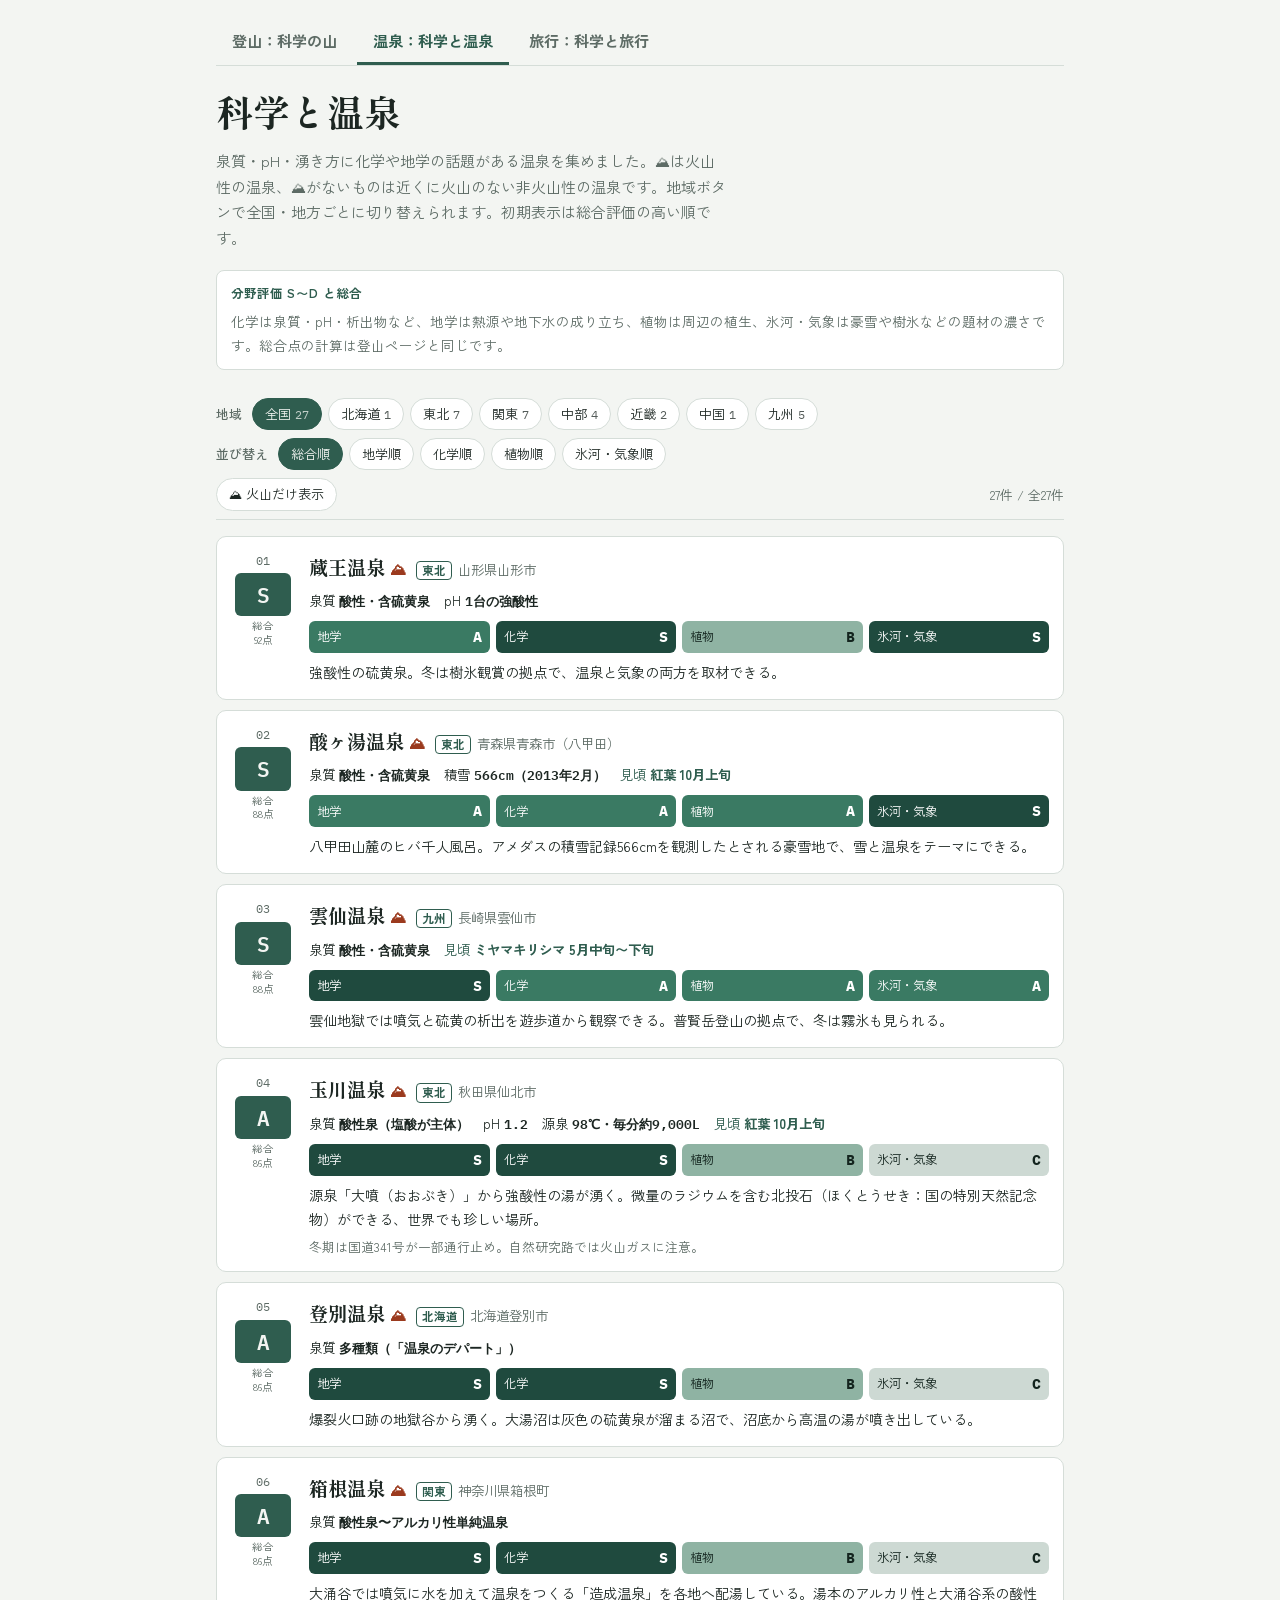
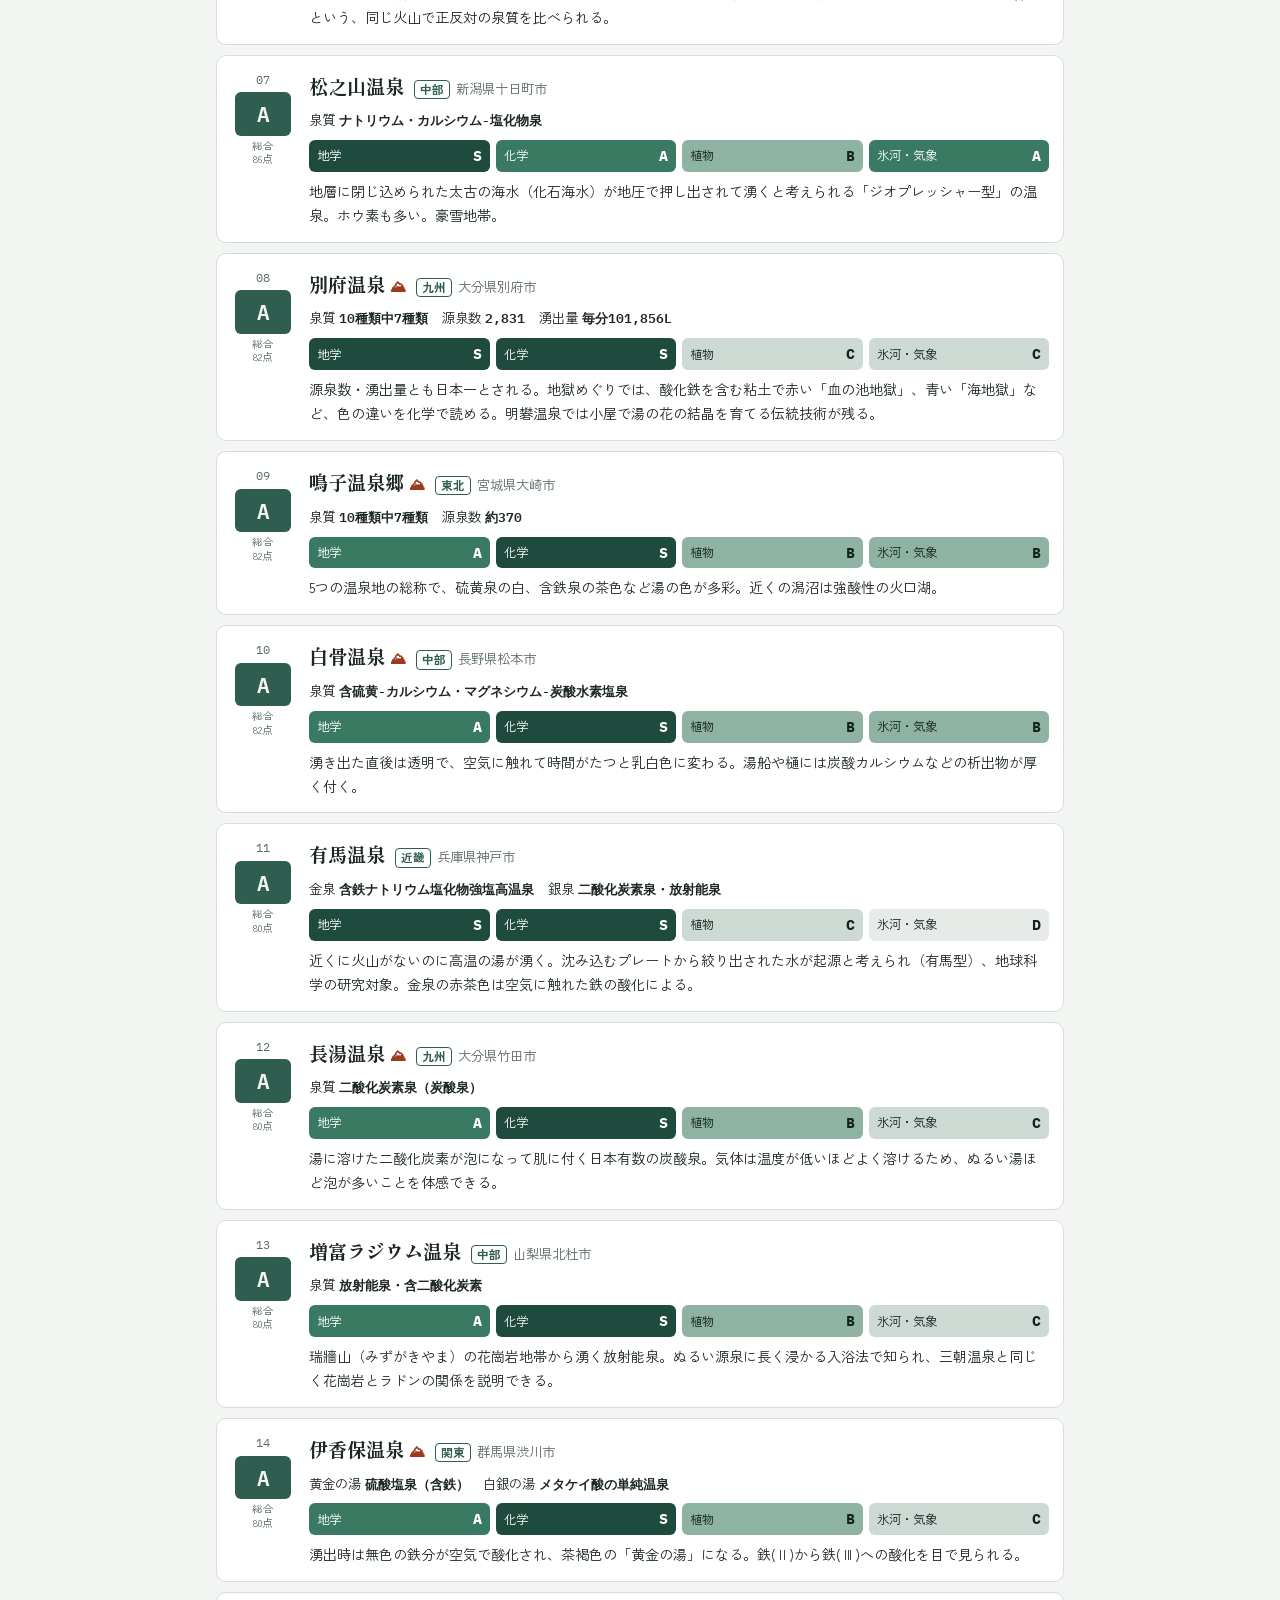
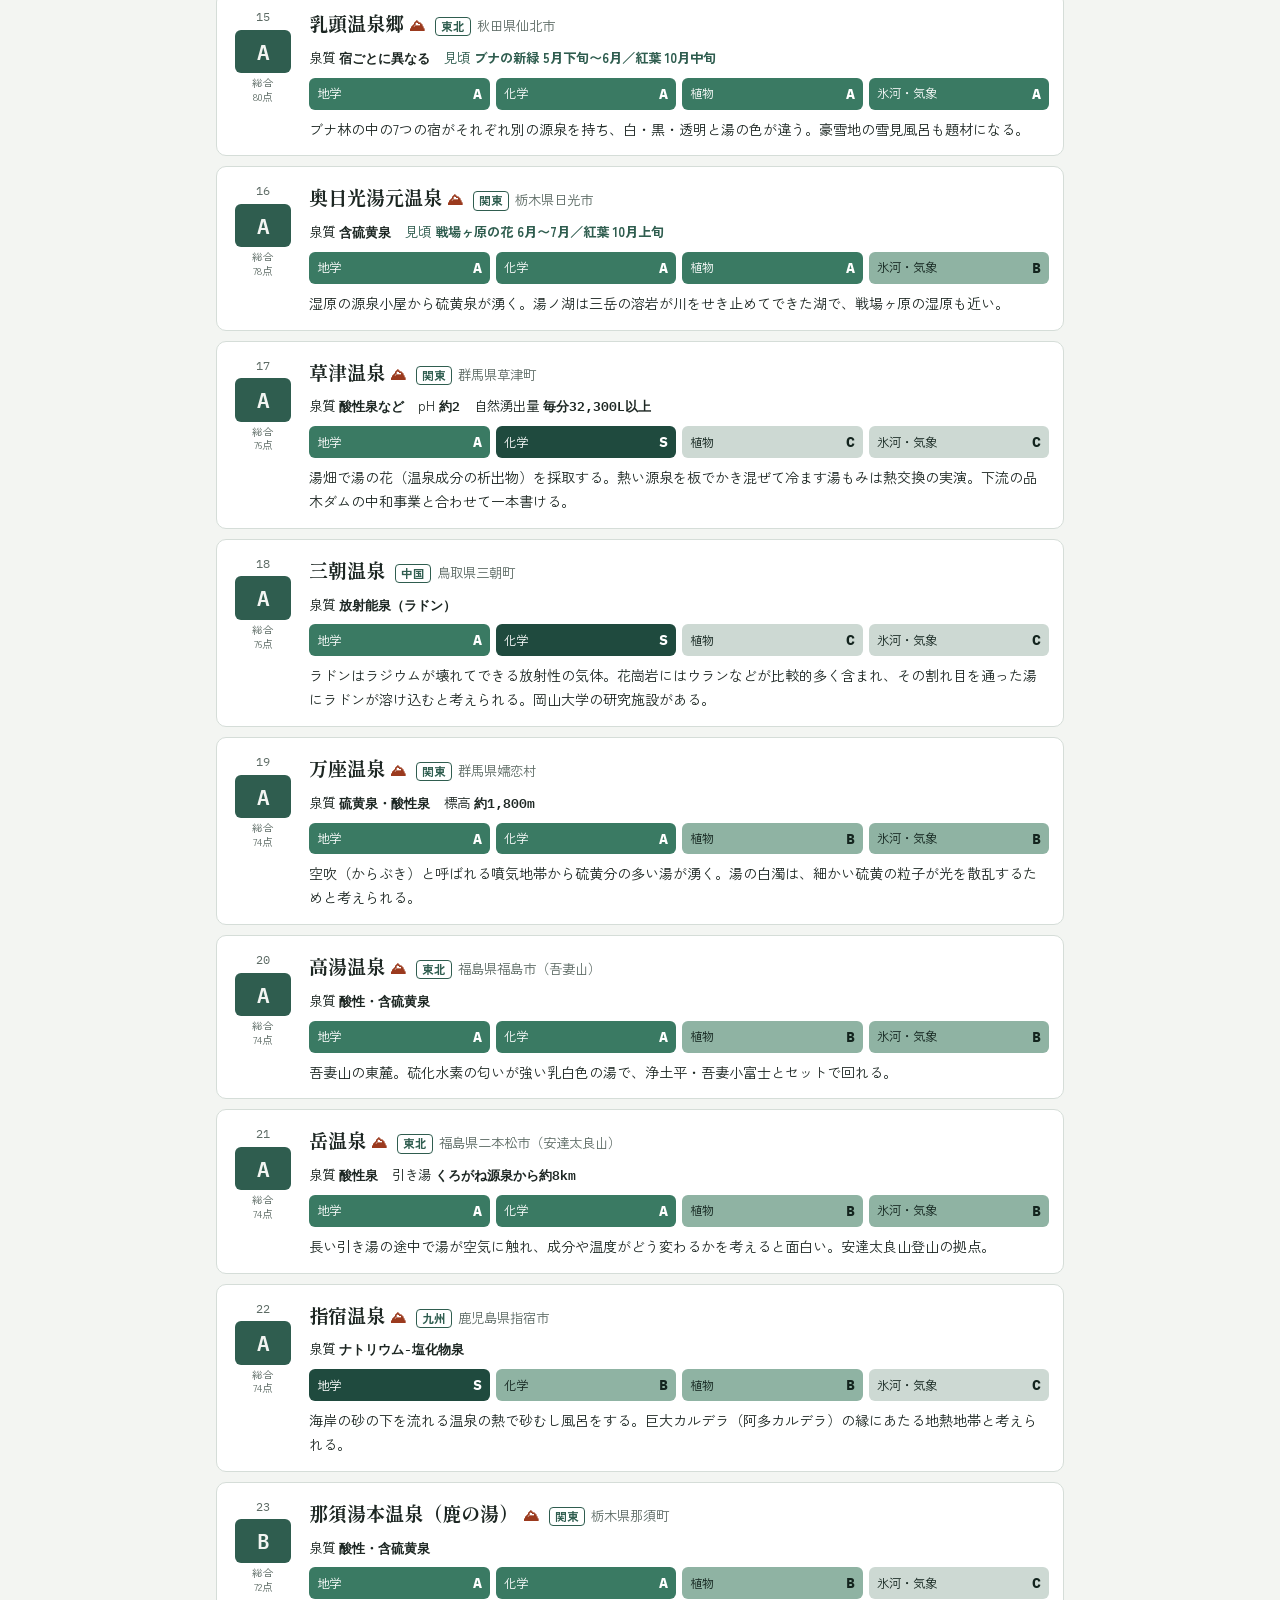
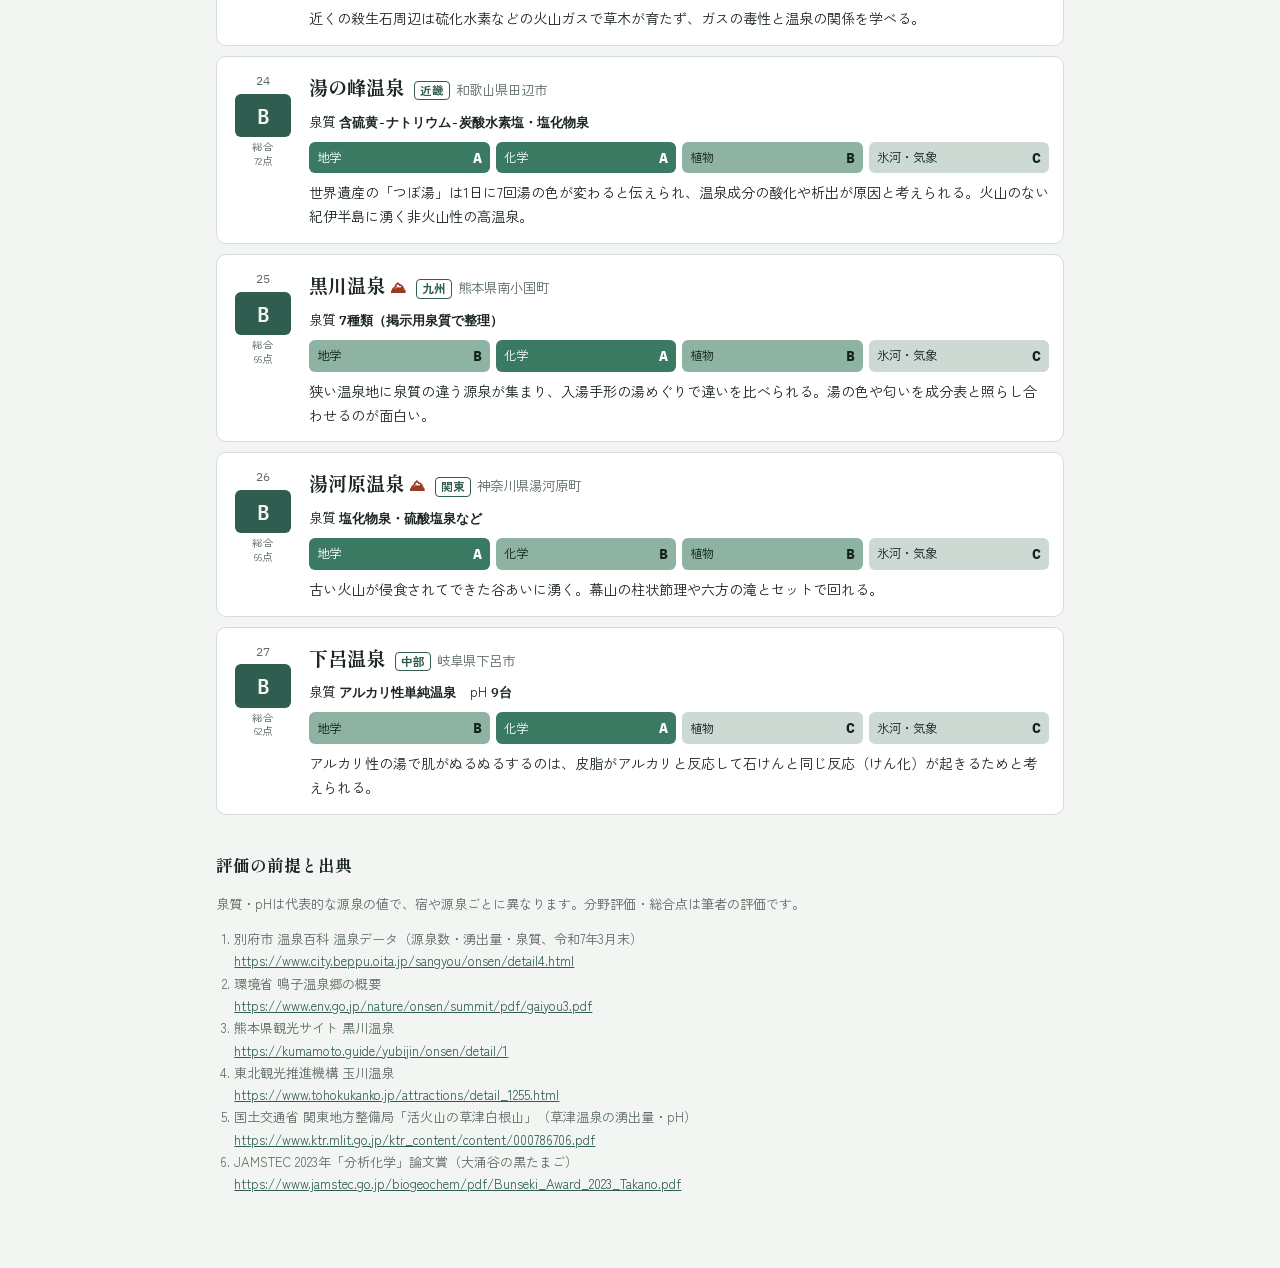
<file: onsen.html>
<!doctype html>
<html lang="ja">
<head>
<meta charset="utf-8">
<meta name="viewport" content="width=device-width, initial-scale=1, viewport-fit=cover">
<title>科学と温泉</title>
<link rel="preconnect" href="https://fonts.googleapis.com">
<link rel="preconnect" href="https://fonts.gstatic.com" crossorigin>
<link rel="stylesheet" href="https://fonts.googleapis.com/css2?family=Shippori+Mincho+B1:wght@600;800&family=Zen+Kaku+Gothic+New:wght@400;500;700&family=IBM+Plex+Mono:wght@500;600&display=swap">
<link rel="stylesheet" href="common.css">
<style>:root{padding-top:env(safe-area-inset-top,0px);padding-bottom:env(safe-area-inset-bottom,0px)}</style>
</head>
<body>
<div class="wrap">
  <nav class="tabs" aria-label="ページ切替">
    <a href="index.html">登山：科学の山</a>
    <a href="onsen.html" aria-current="page">温泉：科学と温泉</a>
    <a href="travel.html">旅行：科学と旅行</a>
  </nav>
  <h1>科学と温泉</h1>
  <p class="lead">泉質・pH・湧き方に化学や地学の話題がある温泉を集めました。⛰は火山性の温泉、⛰がないものは近くに火山のない非火山性の温泉です。地域ボタンで全国・地方ごとに切り替えられます。初期表示は総合評価の高い順です。</p>

  <div class="legend" style="grid-template-columns:1fr">
    <section>
      <h2>分野評価 S〜D と総合</h2>
      <p>化学は泉質・pH・析出物など、地学は熱源や地下水の成り立ち、植物は周辺の植生、氷河・気象は豪雪や樹氷などの題材の濃さです。総合点の計算は登山ページと同じです。</p>
    </section>
  </div>

  <div class="controls" id="controls"></div>
  <ol class="list" id="list"></ol>

  <footer>
    <h2>評価の前提と出典</h2>
    <p>泉質・pHは代表的な源泉の値で、宿や源泉ごとに異なります。分野評価・総合点は筆者の評価です。</p>
    <ol>
      <li>別府市 温泉百科 温泉データ（源泉数・湧出量・泉質、令和7年3月末）<br><a href="https://www.city.beppu.oita.jp/sangyou/onsen/detail4.html" target="_blank" rel="noopener">https://www.city.beppu.oita.jp/sangyou/onsen/detail4.html</a></li>
      <li>環境省 鳴子温泉郷の概要<br><a href="https://www.env.go.jp/nature/onsen/summit/pdf/gaiyou3.pdf" target="_blank" rel="noopener">https://www.env.go.jp/nature/onsen/summit/pdf/gaiyou3.pdf</a></li>
      <li>熊本県観光サイト 黒川温泉<br><a href="https://kumamoto.guide/yubijin/onsen/detail/1" target="_blank" rel="noopener">https://kumamoto.guide/yubijin/onsen/detail/1</a></li>
      <li>東北観光推進機構 玉川温泉<br><a href="https://www.tohokukanko.jp/attractions/detail_1255.html" target="_blank" rel="noopener">https://www.tohokukanko.jp/attractions/detail_1255.html</a></li>
      <li>国土交通省 関東地方整備局「活火山の草津白根山」（草津温泉の湧出量・pH）<br><a href="https://www.ktr.mlit.go.jp/ktr_content/content/000786706.pdf" target="_blank" rel="noopener">https://www.ktr.mlit.go.jp/ktr_content/content/000786706.pdf</a></li>
      <li>JAMSTEC 2023年「分析化学」論文賞（大涌谷の黒たまご）<br><a href="https://www.jamstec.go.jp/biogeochem/pdf/Bunseki_Award_2023_Takano.pdf" target="_blank" rel="noopener">https://www.jamstec.go.jp/biogeochem/pdf/Bunseki_Award_2023_Takano.pdf</a></li>
    </ol>
  </footer>
</div>

<script>
window.PAGE = {kind:"onsen", noGrade:true, items:[
 {n:"玉川温泉",reg:"東北",bloom:"紅葉 10月上旬",vol:1,r:"秋田県仙北市",geo:"S",chem:"S",plant:"B",ice:"C",
  facts:[["泉質","酸性泉（塩酸が主体）"],["pH","1.2"],["源泉","98℃・毎分約9,000L"]],
  t:"源泉「大噴（おおぶき）」から強酸性の湯が湧く。微量のラジウムを含む北投石（ほくとうせき：国の特別天然記念物）ができる、世界でも珍しい場所。",
  s:"冬期は国道341号が一部通行止め。自然研究路では火山ガスに注意。"},
 {n:"草津温泉",reg:"関東",vol:1,r:"群馬県草津町",geo:"A",chem:"S",plant:"C",ice:"C",
  facts:[["泉質","酸性泉など"],["pH","約2"],["自然湧出量","毎分32,300L以上"]],
  t:"湯畑で湯の花（温泉成分の析出物）を採取する。熱い源泉を板でかき混ぜて冷ます湯もみは熱交換の実演。下流の品木ダムの中和事業と合わせて一本書ける。"},
 {n:"万座温泉",reg:"関東",vol:1,r:"群馬県嬬恋村",geo:"A",chem:"A",plant:"B",ice:"B",
  facts:[["泉質","硫黄泉・酸性泉"],["標高","約1,800m"]],
  t:"空吹（からぶき）と呼ばれる噴気地帯から硫黄分の多い湯が湧く。湯の白濁は、細かい硫黄の粒子が光を散乱するためと考えられる。"},
 {n:"蔵王温泉",reg:"東北",vol:1,r:"山形県山形市",geo:"A",chem:"S",plant:"B",ice:"S",
  facts:[["泉質","酸性・含硫黄泉"],["pH","1台の強酸性"]],
  t:"強酸性の硫黄泉。冬は樹氷観賞の拠点で、温泉と気象の両方を取材できる。"},
 {n:"酸ヶ湯温泉",reg:"東北",bloom:"紅葉 10月上旬",vol:1,r:"青森県青森市（八甲田）",geo:"A",chem:"A",plant:"A",ice:"S",
  facts:[["泉質","酸性・含硫黄泉"],["積雪","566cm（2013年2月）"]],
  t:"八甲田山麓のヒバ千人風呂。アメダスの積雪記録566cmを観測したとされる豪雪地で、雪と温泉をテーマにできる。"},
 {n:"別府温泉",reg:"九州",vol:1,r:"大分県別府市",geo:"S",chem:"S",plant:"C",ice:"C",
  facts:[["泉質","10種類中7種類"],["源泉数","2,831"],["湧出量","毎分101,856L"]],
  t:"源泉数・湧出量とも日本一とされる。地獄めぐりでは、酸化鉄を含む粘土で赤い「血の池地獄」、青い「海地獄」など、色の違いを化学で読める。明礬温泉では小屋で湯の花の結晶を育てる伝統技術が残る。"},
 {n:"黒川温泉",reg:"九州",vol:1,r:"熊本県南小国町",geo:"B",chem:"A",plant:"B",ice:"C",
  facts:[["泉質","7種類（掲示用泉質で整理）"]],
  t:"狭い温泉地に泉質の違う源泉が集まり、入湯手形の湯めぐりで違いを比べられる。湯の色や匂いを成分表と照らし合わせるのが面白い。"},
 {n:"鳴子温泉郷",reg:"東北",vol:1,r:"宮城県大崎市",geo:"A",chem:"S",plant:"B",ice:"B",
  facts:[["泉質","10種類中7種類"],["源泉数","約370"]],
  t:"5つの温泉地の総称で、硫黄泉の白、含鉄泉の茶色など湯の色が多彩。近くの潟沼は強酸性の火口湖。"},
 {n:"登別温泉",reg:"北海道",vol:1,r:"北海道登別市",geo:"S",chem:"S",plant:"B",ice:"C",
  facts:[["泉質","多種類（「温泉のデパート」）"]],
  t:"爆裂火口跡の地獄谷から湧く。大湯沼は灰色の硫黄泉が溜まる沼で、沼底から高温の湯が噴き出している。"},
 {n:"箱根温泉",reg:"関東",vol:1,r:"神奈川県箱根町",geo:"S",chem:"S",plant:"B",ice:"C",
  facts:[["泉質","酸性泉〜アルカリ性単純温泉"]],
  t:"大涌谷では噴気に水を加えて温泉をつくる「造成温泉」を各地へ配湯している。湯本のアルカリ性と大涌谷系の酸性という、同じ火山で正反対の泉質を比べられる。"},
 {n:"有馬温泉",reg:"近畿",r:"兵庫県神戸市",geo:"S",chem:"S",plant:"C",ice:"D",
  facts:[["金泉","含鉄ナトリウム塩化物強塩高温泉"],["銀泉","二酸化炭素泉・放射能泉"]],
  t:"近くに火山がないのに高温の湯が湧く。沈み込むプレートから絞り出された水が起源と考えられ（有馬型）、地球科学の研究対象。金泉の赤茶色は空気に触れた鉄の酸化による。"},
 {n:"長湯温泉",reg:"九州",vol:1,r:"大分県竹田市",geo:"A",chem:"S",plant:"B",ice:"C",
  facts:[["泉質","二酸化炭素泉（炭酸泉）"]],
  t:"湯に溶けた二酸化炭素が泡になって肌に付く日本有数の炭酸泉。気体は温度が低いほどよく溶けるため、ぬるい湯ほど泡が多いことを体感できる。"},
 {n:"三朝温泉",reg:"中国",r:"鳥取県三朝町",geo:"A",chem:"S",plant:"C",ice:"C",
  facts:[["泉質","放射能泉（ラドン）"]],
  t:"ラドンはラジウムが壊れてできる放射性の気体。花崗岩にはウランなどが比較的多く含まれ、その割れ目を通った湯にラドンが溶け込むと考えられる。岡山大学の研究施設がある。"},
 {n:"増富ラジウム温泉",reg:"中部",r:"山梨県北杜市",geo:"A",chem:"S",plant:"B",ice:"C",
  facts:[["泉質","放射能泉・含二酸化炭素"]],
  t:"瑞牆山（みずがきやま）の花崗岩地帯から湧く放射能泉。ぬるい源泉に長く浸かる入浴法で知られ、三朝温泉と同じく花崗岩とラドンの関係を説明できる。"},
 {n:"白骨温泉",reg:"中部",vol:1,r:"長野県松本市",geo:"A",chem:"S",plant:"B",ice:"B",
  facts:[["泉質","含硫黄-カルシウム・マグネシウム-炭酸水素塩泉"]],
  t:"湧き出た直後は透明で、空気に触れて時間がたつと乳白色に変わる。湯船や樋には炭酸カルシウムなどの析出物が厚く付く。"},
 {n:"松之山温泉",reg:"中部",r:"新潟県十日町市",geo:"S",chem:"A",plant:"B",ice:"A",
  facts:[["泉質","ナトリウム・カルシウム-塩化物泉"]],
  t:"地層に閉じ込められた太古の海水（化石海水）が地圧で押し出されて湧くと考えられる「ジオプレッシャー型」の温泉。ホウ素も多い。豪雪地帯。"},
 {n:"伊香保温泉",reg:"関東",vol:1,r:"群馬県渋川市",geo:"A",chem:"S",plant:"B",ice:"C",
  facts:[["黄金の湯","硫酸塩泉（含鉄）"],["白銀の湯","メタケイ酸の単純温泉"]],
  t:"湧出時は無色の鉄分が空気で酸化され、茶褐色の「黄金の湯」になる。鉄(Ⅱ)から鉄(Ⅲ)への酸化を目で見られる。"},
 {n:"奥日光湯元温泉",reg:"関東",bloom:"戦場ヶ原の花 6月〜7月／紅葉 10月上旬",vol:1,r:"栃木県日光市",geo:"A",chem:"A",plant:"A",ice:"B",
  facts:[["泉質","含硫黄泉"]],
  t:"湿原の源泉小屋から硫黄泉が湧く。湯ノ湖は三岳の溶岩が川をせき止めてできた湖で、戦場ヶ原の湿原も近い。"},
 {n:"那須湯本温泉（鹿の湯）",reg:"関東",vol:1,r:"栃木県那須町",geo:"A",chem:"A",plant:"B",ice:"C",
  facts:[["泉質","酸性・含硫黄泉"]],
  t:"近くの殺生石周辺は硫化水素などの火山ガスで草木が育たず、ガスの毒性と温泉の関係を学べる。"},
 {n:"高湯温泉",reg:"東北",vol:1,r:"福島県福島市（吾妻山）",geo:"A",chem:"A",plant:"B",ice:"B",
  facts:[["泉質","酸性・含硫黄泉"]],
  t:"吾妻山の東麓。硫化水素の匂いが強い乳白色の湯で、浄土平・吾妻小富士とセットで回れる。"},
 {n:"岳温泉",reg:"東北",vol:1,r:"福島県二本松市（安達太良山）",geo:"A",chem:"A",plant:"B",ice:"B",
  facts:[["泉質","酸性泉"],["引き湯","くろがね源泉から約8km"]],
  t:"長い引き湯の途中で湯が空気に触れ、成分や温度がどう変わるかを考えると面白い。安達太良山登山の拠点。"},
 {n:"乳頭温泉郷",reg:"東北",bloom:"ブナの新緑 5月下旬〜6月／紅葉 10月中旬",vol:1,r:"秋田県仙北市",geo:"A",chem:"A",plant:"A",ice:"A",
  facts:[["泉質","宿ごとに異なる"]],
  t:"ブナ林の中の7つの宿がそれぞれ別の源泉を持ち、白・黒・透明と湯の色が違う。豪雪地の雪見風呂も題材になる。"},
 {n:"下呂温泉",reg:"中部",r:"岐阜県下呂市",geo:"B",chem:"A",plant:"C",ice:"C",
  facts:[["泉質","アルカリ性単純温泉"],["pH","9台"]],
  t:"アルカリ性の湯で肌がぬるぬるするのは、皮脂がアルカリと反応して石けんと同じ反応（けん化）が起きるためと考えられる。"},
 {n:"湯河原温泉",reg:"関東",vol:1,r:"神奈川県湯河原町",geo:"A",chem:"B",plant:"B",ice:"C",
  facts:[["泉質","塩化物泉・硫酸塩泉など"]],
  t:"古い火山が侵食されてできた谷あいに湧く。幕山の柱状節理や六方の滝とセットで回れる。"},
 {n:"雲仙温泉",reg:"九州",bloom:"ミヤマキリシマ 5月中旬〜下旬",vol:1,r:"長崎県雲仙市",geo:"S",chem:"A",plant:"A",ice:"A",
  facts:[["泉質","酸性・含硫黄泉"]],
  t:"雲仙地獄では噴気と硫黄の析出を遊歩道から観察できる。普賢岳登山の拠点で、冬は霧氷も見られる。"},
 {n:"指宿温泉",reg:"九州",vol:1,r:"鹿児島県指宿市",geo:"S",chem:"B",plant:"B",ice:"C",
  facts:[["泉質","ナトリウム-塩化物泉"]],
  t:"海岸の砂の下を流れる温泉の熱で砂むし風呂をする。巨大カルデラ（阿多カルデラ）の縁にあたる地熱地帯と考えられる。"},
 {n:"湯の峰温泉",reg:"近畿",r:"和歌山県田辺市",geo:"A",chem:"A",plant:"B",ice:"C",
  facts:[["泉質","含硫黄-ナトリウム-炭酸水素塩・塩化物泉"]],
  t:"世界遺産の「つぼ湯」は1日に7回湯の色が変わると伝えられ、温泉成分の酸化や析出が原因と考えられる。火山のない紀伊半島に湧く非火山性の高温泉。"}
]};
</script>
<script src="app.js"></script>
</body>
</html>
</file>
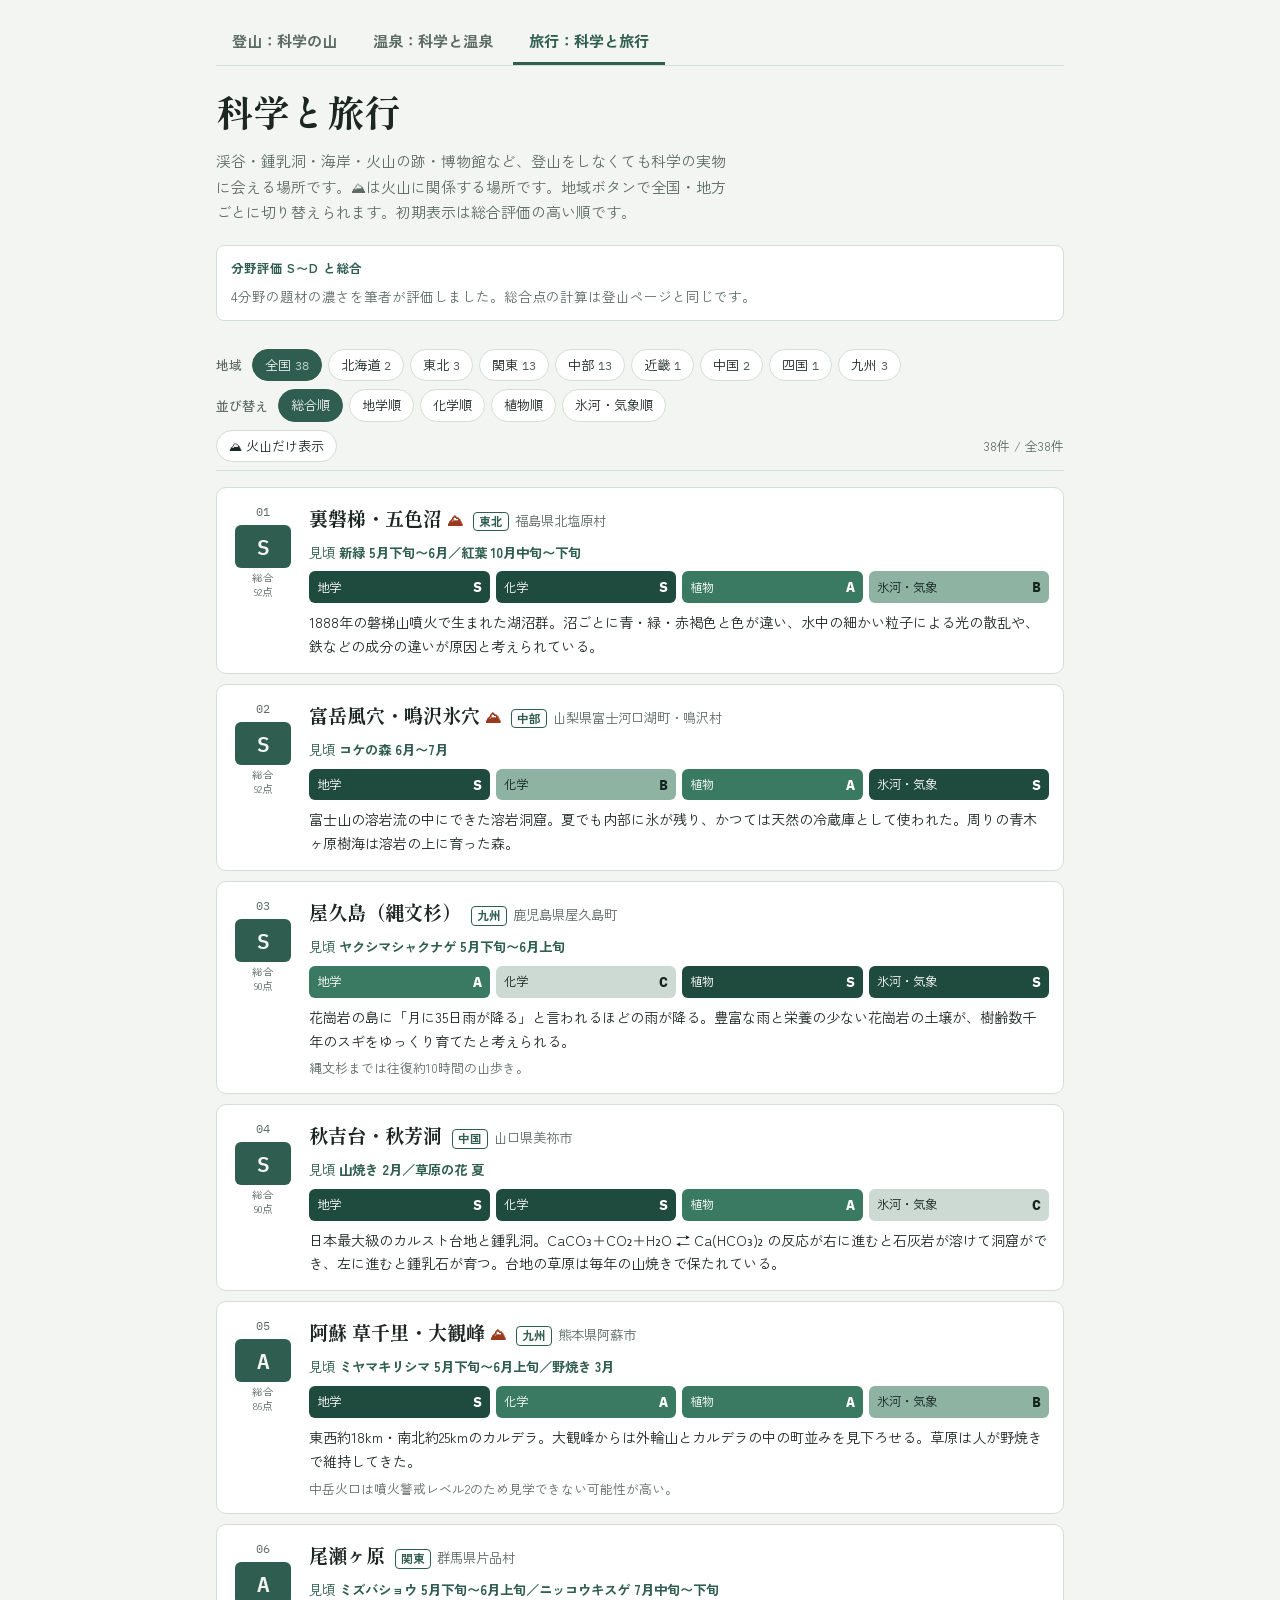
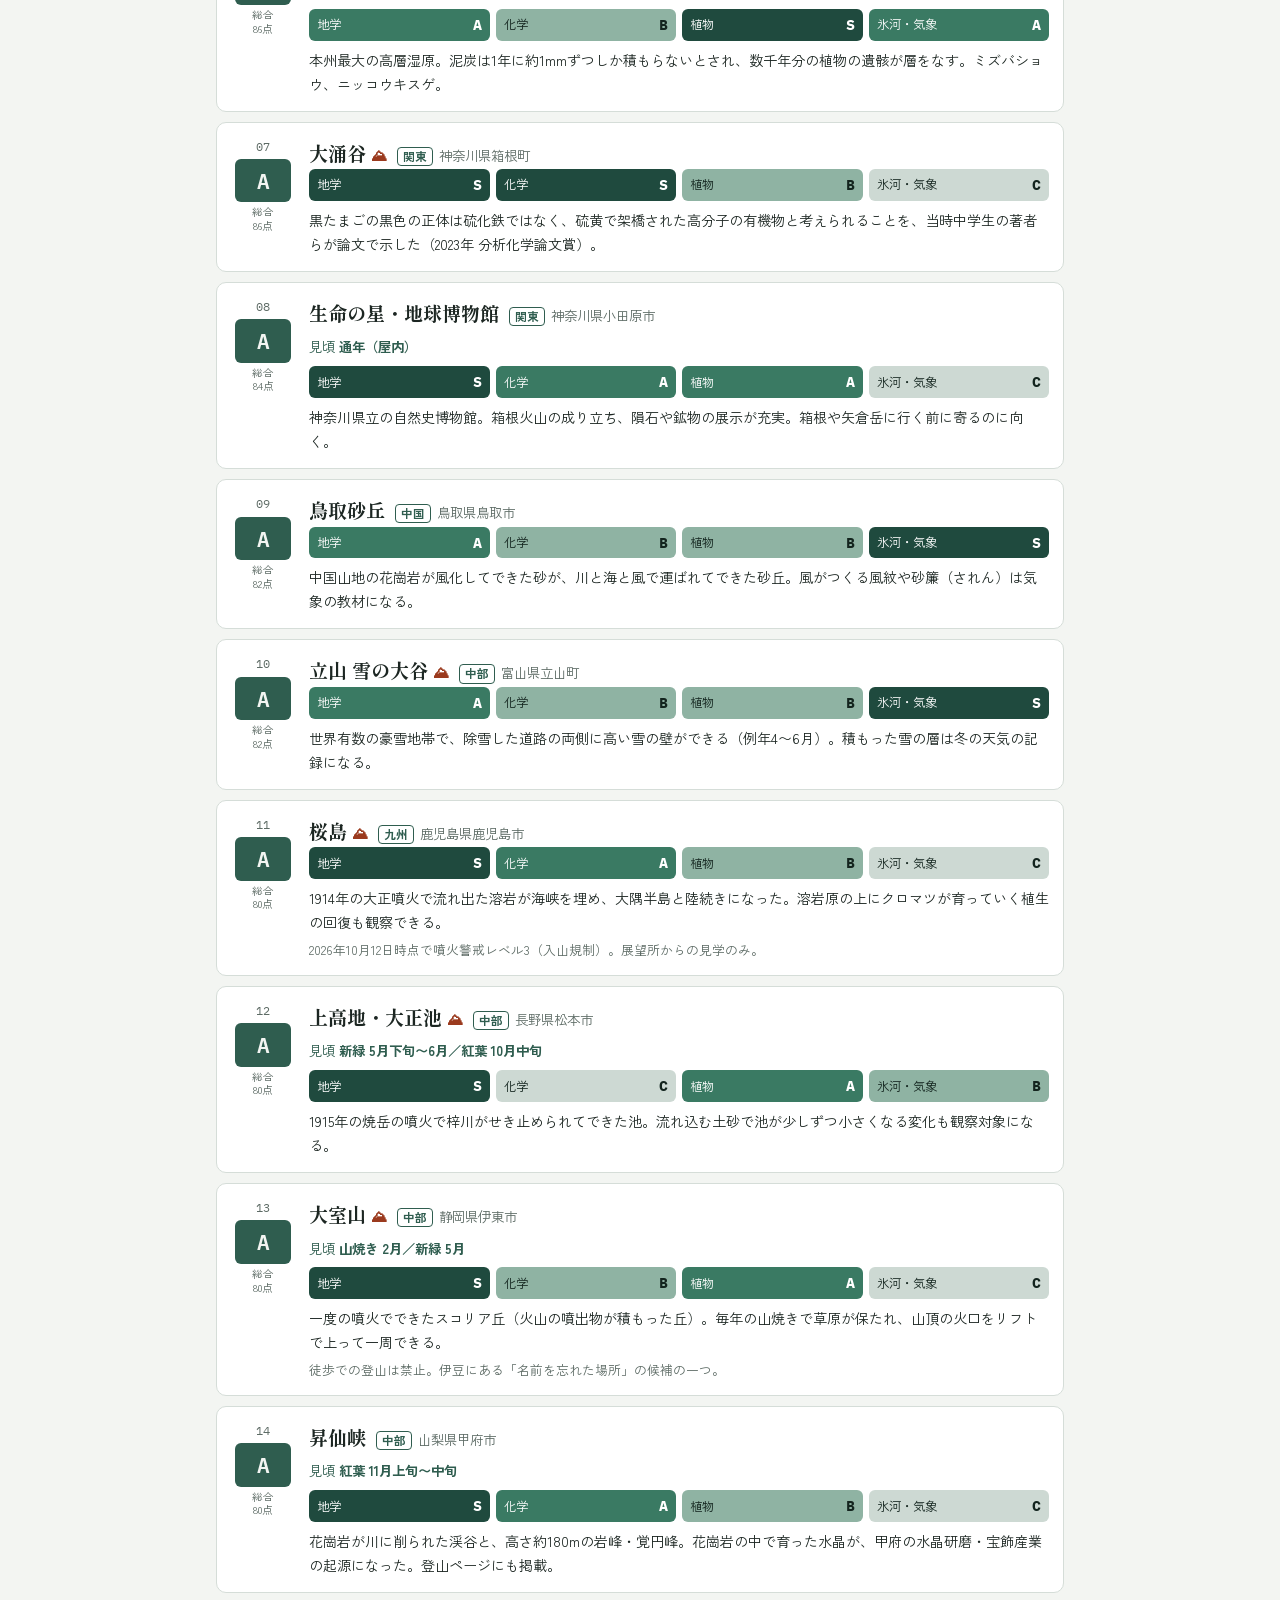
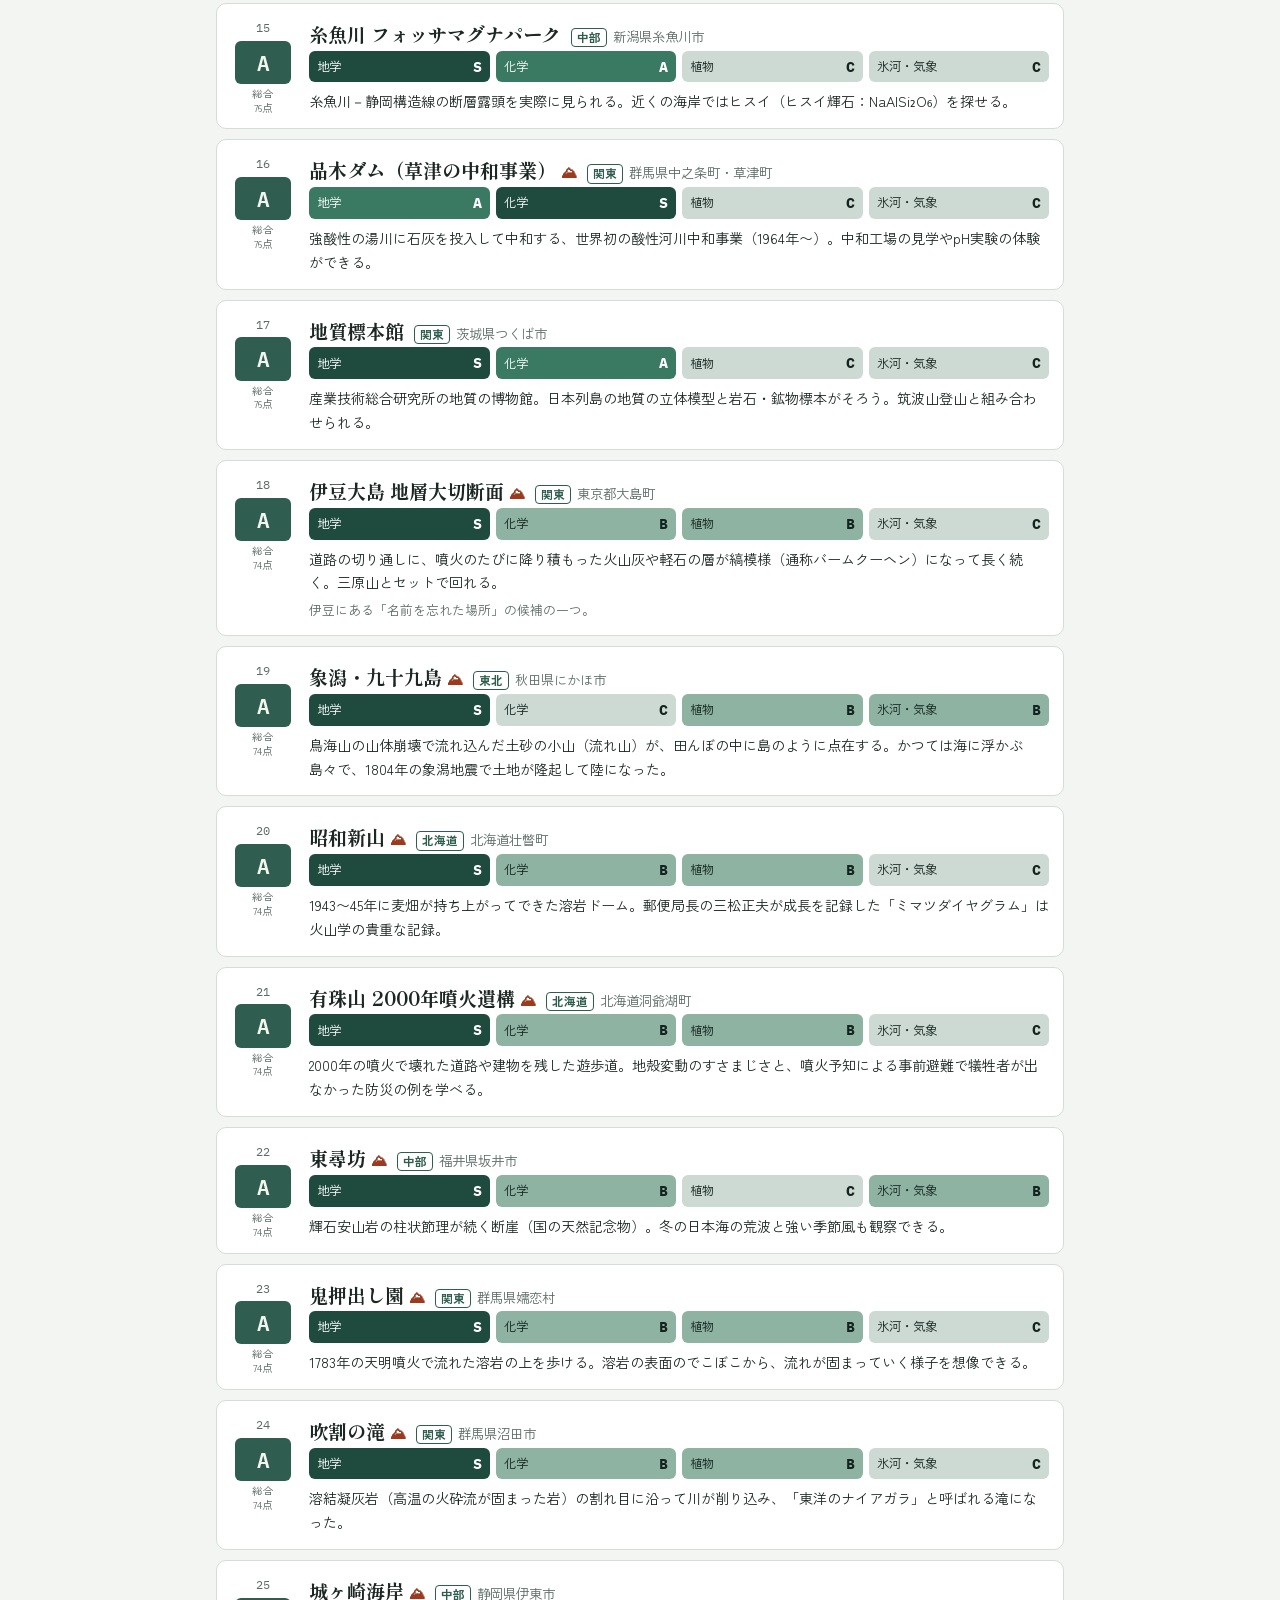
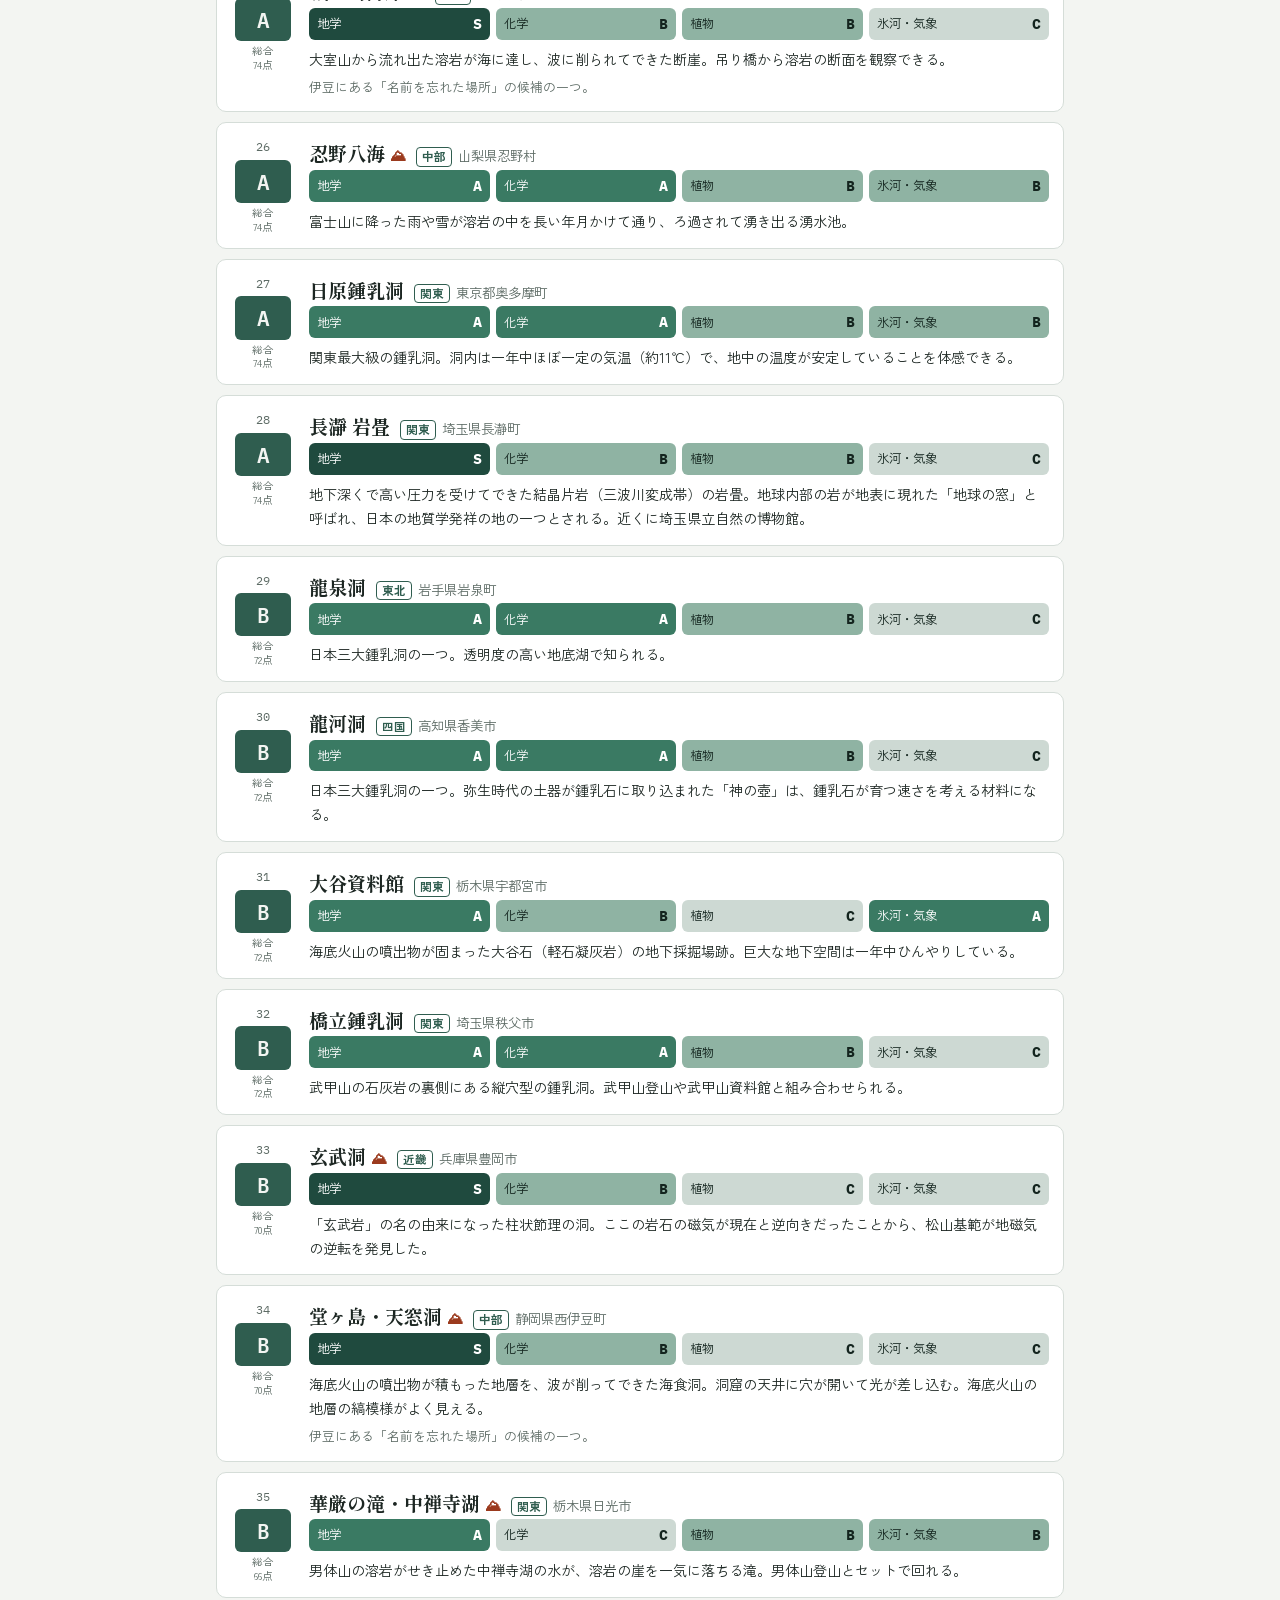
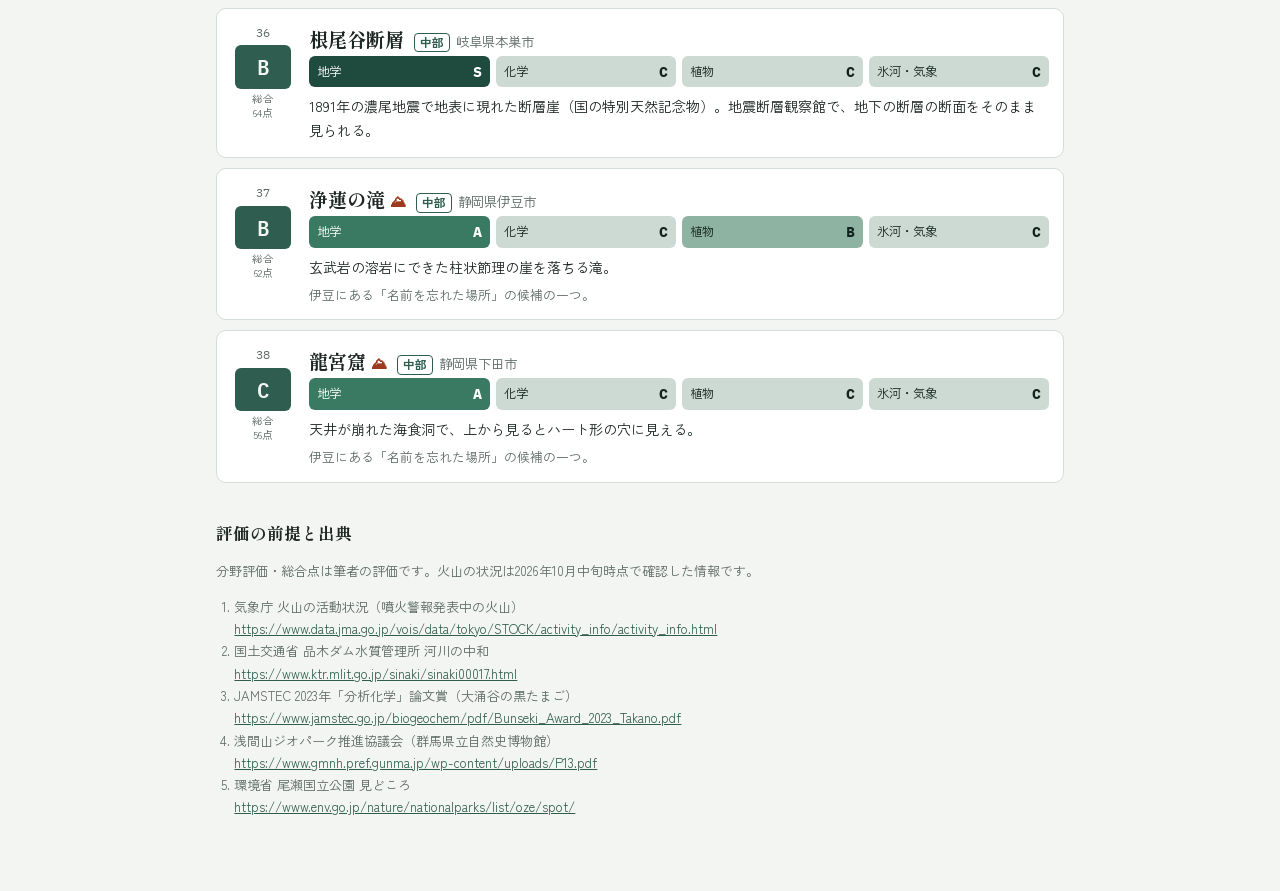
<file: travel.html>
<!doctype html>
<html lang="ja">
<head>
<meta charset="utf-8">
<meta name="viewport" content="width=device-width, initial-scale=1, viewport-fit=cover">
<title>科学と旅行</title>
<link rel="preconnect" href="https://fonts.googleapis.com">
<link rel="preconnect" href="https://fonts.gstatic.com" crossorigin>
<link rel="stylesheet" href="https://fonts.googleapis.com/css2?family=Shippori+Mincho+B1:wght@600;800&family=Zen+Kaku+Gothic+New:wght@400;500;700&family=IBM+Plex+Mono:wght@500;600&display=swap">
<link rel="stylesheet" href="common.css">
<style>:root{padding-top:env(safe-area-inset-top,0px);padding-bottom:env(safe-area-inset-bottom,0px)}</style>
</head>
<body>
<div class="wrap">
  <nav class="tabs" aria-label="ページ切替">
    <a href="index.html">登山：科学の山</a>
    <a href="onsen.html">温泉：科学と温泉</a>
    <a href="travel.html" aria-current="page">旅行：科学と旅行</a>
  </nav>
  <h1>科学と旅行</h1>
  <p class="lead">渓谷・鍾乳洞・海岸・火山の跡・博物館など、登山をしなくても科学の実物に会える場所です。⛰は火山に関係する場所です。地域ボタンで全国・地方ごとに切り替えられます。初期表示は総合評価の高い順です。</p>

  <div class="legend" style="grid-template-columns:1fr">
    <section>
      <h2>分野評価 S〜D と総合</h2>
      <p>4分野の題材の濃さを筆者が評価しました。総合点の計算は登山ページと同じです。</p>
    </section>
  </div>

  <div class="controls" id="controls"></div>
  <ol class="list" id="list"></ol>

  <footer>
    <h2>評価の前提と出典</h2>
    <p>分野評価・総合点は筆者の評価です。火山の状況は2026年10月中旬時点で確認した情報です。</p>
    <ol>
      <li>気象庁 火山の活動状況（噴火警報発表中の火山）<br><a href="https://www.data.jma.go.jp/vois/data/tokyo/STOCK/activity_info/activity_info.html" target="_blank" rel="noopener">https://www.data.jma.go.jp/vois/data/tokyo/STOCK/activity_info/activity_info.html</a></li>
      <li>国土交通省 品木ダム水質管理所 河川の中和<br><a href="https://www.ktr.mlit.go.jp/sinaki/sinaki00017.html" target="_blank" rel="noopener">https://www.ktr.mlit.go.jp/sinaki/sinaki00017.html</a></li>
      <li>JAMSTEC 2023年「分析化学」論文賞（大涌谷の黒たまご）<br><a href="https://www.jamstec.go.jp/biogeochem/pdf/Bunseki_Award_2023_Takano.pdf" target="_blank" rel="noopener">https://www.jamstec.go.jp/biogeochem/pdf/Bunseki_Award_2023_Takano.pdf</a></li>
      <li>浅間山ジオパーク推進協議会（群馬県立自然史博物館）<br><a href="https://www.gmnh.pref.gunma.jp/wp-content/uploads/P13.pdf" target="_blank" rel="noopener">https://www.gmnh.pref.gunma.jp/wp-content/uploads/P13.pdf</a></li>
      <li>環境省 尾瀬国立公園 見どころ<br><a href="https://www.env.go.jp/nature/nationalparks/list/oze/spot/" target="_blank" rel="noopener">https://www.env.go.jp/nature/nationalparks/list/oze/spot/</a></li>
    </ol>
  </footer>
</div>

<script>
window.PAGE = {kind:"travel", noGrade:true, items:[
 {n:"屋久島（縄文杉）",reg:"九州",bloom:"ヤクシマシャクナゲ 5月下旬〜6月上旬",r:"鹿児島県屋久島町",geo:"A",chem:"C",plant:"S",ice:"S",
  t:"花崗岩の島に「月に35日雨が降る」と言われるほどの雨が降る。豊富な雨と栄養の少ない花崗岩の土壌が、樹齢数千年のスギをゆっくり育てたと考えられる。",
  s:"縄文杉までは往復約10時間の山歩き。"},
 {n:"伊豆大島 地層大切断面",reg:"関東",vol:1,r:"東京都大島町",geo:"S",chem:"B",plant:"B",ice:"C",
  t:"道路の切り通しに、噴火のたびに降り積もった火山灰や軽石の層が縞模様（通称バームクーヘン）になって長く続く。三原山とセットで回れる。",
  s:"伊豆にある「名前を忘れた場所」の候補の一つ。"},
 {n:"桜島",reg:"九州",vol:1,r:"鹿児島県鹿児島市",geo:"S",chem:"A",plant:"B",ice:"C",
  t:"1914年の大正噴火で流れ出た溶岩が海峡を埋め、大隅半島と陸続きになった。溶岩原の上にクロマツが育っていく植生の回復も観察できる。",
  s:"2026年10月12日時点で噴火警戒レベル3（入山規制）。展望所からの見学のみ。"},
 {n:"阿蘇 草千里・大観峰",reg:"九州",bloom:"ミヤマキリシマ 5月下旬〜6月上旬／野焼き 3月",vol:1,r:"熊本県阿蘇市",geo:"S",chem:"A",plant:"A",ice:"B",
  t:"東西約18km・南北約25kmのカルデラ。大観峰からは外輪山とカルデラの中の町並みを見下ろせる。草原は人が野焼きで維持してきた。",
  s:"中岳火口は噴火警戒レベル2のため見学できない可能性が高い。"},
 {n:"象潟・九十九島",reg:"東北",vol:1,r:"秋田県にかほ市",geo:"S",chem:"C",plant:"B",ice:"B",
  t:"鳥海山の山体崩壊で流れ込んだ土砂の小山（流れ山）が、田んぼの中に島のように点在する。かつては海に浮かぶ島々で、1804年の象潟地震で土地が隆起して陸になった。"},
 {n:"昭和新山",reg:"北海道",vol:1,r:"北海道壮瞥町",geo:"S",chem:"B",plant:"B",ice:"C",
  t:"1943〜45年に麦畑が持ち上がってできた溶岩ドーム。郵便局長の三松正夫が成長を記録した「ミマツダイヤグラム」は火山学の貴重な記録。"},
 {n:"有珠山 2000年噴火遺構",reg:"北海道",vol:1,r:"北海道洞爺湖町",geo:"S",chem:"B",plant:"B",ice:"C",
  t:"2000年の噴火で壊れた道路や建物を残した遊歩道。地殻変動のすさまじさと、噴火予知による事前避難で犠牲者が出なかった防災の例を学べる。"},
 {n:"龍泉洞",reg:"東北",r:"岩手県岩泉町",geo:"A",chem:"A",plant:"B",ice:"C",
  t:"日本三大鍾乳洞の一つ。透明度の高い地底湖で知られる。"},
 {n:"龍河洞",reg:"四国",r:"高知県香美市",geo:"A",chem:"A",plant:"B",ice:"C",
  t:"日本三大鍾乳洞の一つ。弥生時代の土器が鍾乳石に取り込まれた「神の壺」は、鍾乳石が育つ速さを考える材料になる。"},
 {n:"根尾谷断層",reg:"中部",r:"岐阜県本巣市",geo:"S",chem:"C",plant:"C",ice:"C",
  t:"1891年の濃尾地震で地表に現れた断層崖（国の特別天然記念物）。地震断層観察館で、地下の断層の断面をそのまま見られる。"},
 {n:"秋吉台・秋芳洞",reg:"中国",bloom:"山焼き 2月／草原の花 夏",r:"山口県美祢市",geo:"S",chem:"S",plant:"A",ice:"C",
  t:"日本最大級のカルスト台地と鍾乳洞。CaCO₃＋CO₂＋H₂O ⇄ Ca(HCO₃)₂ の反応が右に進むと石灰岩が溶けて洞窟ができ、左に進むと鍾乳石が育つ。台地の草原は毎年の山焼きで保たれている。"},
 {n:"裏磐梯・五色沼",reg:"東北",bloom:"新緑 5月下旬〜6月／紅葉 10月中旬〜下旬",vol:1,r:"福島県北塩原村",geo:"S",chem:"S",plant:"A",ice:"B",
  t:"1888年の磐梯山噴火で生まれた湖沼群。沼ごとに青・緑・赤褐色と色が違い、水中の細かい粒子による光の散乱や、鉄などの成分の違いが原因と考えられている。"},
 {n:"玄武洞",reg:"近畿",vol:1,r:"兵庫県豊岡市",geo:"S",chem:"B",plant:"C",ice:"C",
  t:"「玄武岩」の名の由来になった柱状節理の洞。ここの岩石の磁気が現在と逆向きだったことから、松山基範が地磁気の逆転を発見した。"},
 {n:"東尋坊",reg:"中部",vol:1,r:"福井県坂井市",geo:"S",chem:"B",plant:"C",ice:"B",
  t:"輝石安山岩の柱状節理が続く断崖（国の天然記念物）。冬の日本海の荒波と強い季節風も観察できる。"},
 {n:"糸魚川 フォッサマグナパーク",reg:"中部",r:"新潟県糸魚川市",geo:"S",chem:"A",plant:"C",ice:"C",
  t:"糸魚川－静岡構造線の断層露頭を実際に見られる。近くの海岸ではヒスイ（ヒスイ輝石：NaAlSi₂O₆）を探せる。"},
 {n:"鳥取砂丘",reg:"中国",r:"鳥取県鳥取市",geo:"A",chem:"B",plant:"B",ice:"S",
  t:"中国山地の花崗岩が風化してできた砂が、川と海と風で運ばれてできた砂丘。風がつくる風紋や砂簾（されん）は気象の教材になる。"},
 {n:"上高地・大正池",reg:"中部",bloom:"新緑 5月下旬〜6月／紅葉 10月中旬",vol:1,r:"長野県松本市",geo:"S",chem:"C",plant:"A",ice:"B",
  t:"1915年の焼岳の噴火で梓川がせき止められてできた池。流れ込む土砂で池が少しずつ小さくなる変化も観察対象になる。"},
 {n:"立山 雪の大谷",reg:"中部",vol:1,r:"富山県立山町",geo:"A",chem:"B",plant:"B",ice:"S",
  t:"世界有数の豪雪地帯で、除雪した道路の両側に高い雪の壁ができる（例年4〜6月）。積もった雪の層は冬の天気の記録になる。"},
 {n:"尾瀬ヶ原",reg:"関東",bloom:"ミズバショウ 5月下旬〜6月上旬／ニッコウキスゲ 7月中旬〜下旬",r:"群馬県片品村",geo:"A",chem:"B",plant:"S",ice:"A",
  t:"本州最大の高層湿原。泥炭は1年に約1mmずつしか積もらないとされ、数千年分の植物の遺骸が層をなす。ミズバショウ、ニッコウキスゲ。"},
 {n:"品木ダム（草津の中和事業）",reg:"関東",vol:1,r:"群馬県中之条町・草津町",geo:"A",chem:"S",plant:"C",ice:"C",
  t:"強酸性の湯川に石灰を投入して中和する、世界初の酸性河川中和事業（1964年〜）。中和工場の見学やpH実験の体験ができる。"},
 {n:"鬼押出し園",reg:"関東",vol:1,r:"群馬県嬬恋村",geo:"S",chem:"B",plant:"B",ice:"C",
  t:"1783年の天明噴火で流れた溶岩の上を歩ける。溶岩の表面のでこぼこから、流れが固まっていく様子を想像できる。"},
 {n:"吹割の滝",reg:"関東",vol:1,r:"群馬県沼田市",geo:"S",chem:"B",plant:"B",ice:"C",
  t:"溶結凝灰岩（高温の火砕流が固まった岩）の割れ目に沿って川が削り込み、「東洋のナイアガラ」と呼ばれる滝になった。"},
 {n:"城ヶ崎海岸",reg:"中部",vol:1,r:"静岡県伊東市",geo:"S",chem:"B",plant:"B",ice:"C",
  t:"大室山から流れ出た溶岩が海に達し、波に削られてできた断崖。吊り橋から溶岩の断面を観察できる。",
  s:"伊豆にある「名前を忘れた場所」の候補の一つ。"},
 {n:"大室山",reg:"中部",bloom:"山焼き 2月／新緑 5月",vol:1,r:"静岡県伊東市",geo:"S",chem:"B",plant:"A",ice:"C",
  t:"一度の噴火でできたスコリア丘（火山の噴出物が積もった丘）。毎年の山焼きで草原が保たれ、山頂の火口をリフトで上って一周できる。",
  s:"徒歩での登山は禁止。伊豆にある「名前を忘れた場所」の候補の一つ。"},
 {n:"浄蓮の滝",reg:"中部",vol:1,r:"静岡県伊豆市",geo:"A",chem:"C",plant:"B",ice:"C",
  t:"玄武岩の溶岩にできた柱状節理の崖を落ちる滝。",s:"伊豆にある「名前を忘れた場所」の候補の一つ。"},
 {n:"堂ヶ島・天窓洞",reg:"中部",vol:1,r:"静岡県西伊豆町",geo:"S",chem:"B",plant:"C",ice:"C",
  t:"海底火山の噴出物が積もった地層を、波が削ってできた海食洞。洞窟の天井に穴が開いて光が差し込む。海底火山の地層の縞模様がよく見える。",
  s:"伊豆にある「名前を忘れた場所」の候補の一つ。"},
 {n:"龍宮窟",reg:"中部",vol:1,r:"静岡県下田市",geo:"A",chem:"C",plant:"C",ice:"C",
  t:"天井が崩れた海食洞で、上から見るとハート形の穴に見える。",s:"伊豆にある「名前を忘れた場所」の候補の一つ。"},
 {n:"富岳風穴・鳴沢氷穴",reg:"中部",bloom:"コケの森 6月〜7月",vol:1,r:"山梨県富士河口湖町・鳴沢村",geo:"S",chem:"B",plant:"A",ice:"S",
  t:"富士山の溶岩流の中にできた溶岩洞窟。夏でも内部に氷が残り、かつては天然の冷蔵庫として使われた。周りの青木ヶ原樹海は溶岩の上に育った森。"},
 {n:"忍野八海",reg:"中部",vol:1,r:"山梨県忍野村",geo:"A",chem:"A",plant:"B",ice:"B",
  t:"富士山に降った雨や雪が溶岩の中を長い年月かけて通り、ろ過されて湧き出る湧水池。"},
 {n:"日原鍾乳洞",reg:"関東",r:"東京都奥多摩町",geo:"A",chem:"A",plant:"B",ice:"B",
  t:"関東最大級の鍾乳洞。洞内は一年中ほぼ一定の気温（約11℃）で、地中の温度が安定していることを体感できる。"},
 {n:"華厳の滝・中禅寺湖",reg:"関東",vol:1,r:"栃木県日光市",geo:"A",chem:"C",plant:"B",ice:"B",
  t:"男体山の溶岩がせき止めた中禅寺湖の水が、溶岩の崖を一気に落ちる滝。男体山登山とセットで回れる。"},
 {n:"大谷資料館",reg:"関東",r:"栃木県宇都宮市",geo:"A",chem:"B",plant:"C",ice:"A",
  t:"海底火山の噴出物が固まった大谷石（軽石凝灰岩）の地下採掘場跡。巨大な地下空間は一年中ひんやりしている。"},
 {n:"大涌谷",reg:"関東",vol:1,r:"神奈川県箱根町",geo:"S",chem:"S",plant:"B",ice:"C",
  t:"黒たまごの黒色の正体は硫化鉄ではなく、硫黄で架橋された高分子の有機物と考えられることを、当時中学生の著者らが論文で示した（2023年 分析化学論文賞）。"},
 {n:"昇仙峡",reg:"中部",bloom:"紅葉 11月上旬〜中旬",r:"山梨県甲府市",geo:"S",chem:"A",plant:"B",ice:"C",
  t:"花崗岩が川に削られた渓谷と、高さ約180mの岩峰・覚円峰。花崗岩の中で育った水晶が、甲府の水晶研磨・宝飾産業の起源になった。登山ページにも掲載。"},
 {n:"橋立鍾乳洞",reg:"関東",r:"埼玉県秩父市",geo:"A",chem:"A",plant:"B",ice:"C",
  t:"武甲山の石灰岩の裏側にある縦穴型の鍾乳洞。武甲山登山や武甲山資料館と組み合わせられる。"},
 {n:"地質標本館",reg:"関東",r:"茨城県つくば市",geo:"S",chem:"A",plant:"C",ice:"C",
  t:"産業技術総合研究所の地質の博物館。日本列島の地質の立体模型と岩石・鉱物標本がそろう。筑波山登山と組み合わせられる。"},
 {n:"生命の星・地球博物館",reg:"関東",bloom:"通年（屋内）",r:"神奈川県小田原市",geo:"S",chem:"A",plant:"A",ice:"C",
  t:"神奈川県立の自然史博物館。箱根火山の成り立ち、隕石や鉱物の展示が充実。箱根や矢倉岳に行く前に寄るのに向く。"},
 {n:"長瀞 岩畳",reg:"関東",r:"埼玉県長瀞町",geo:"S",chem:"B",plant:"B",ice:"C",
  t:"地下深くで高い圧力を受けてできた結晶片岩（三波川変成帯）の岩畳。地球内部の岩が地表に現れた「地球の窓」と呼ばれ、日本の地質学発祥の地の一つとされる。近くに埼玉県立自然の博物館。"}
]};
</script>
<script src="app.js"></script>
</body>
</html>
</file>
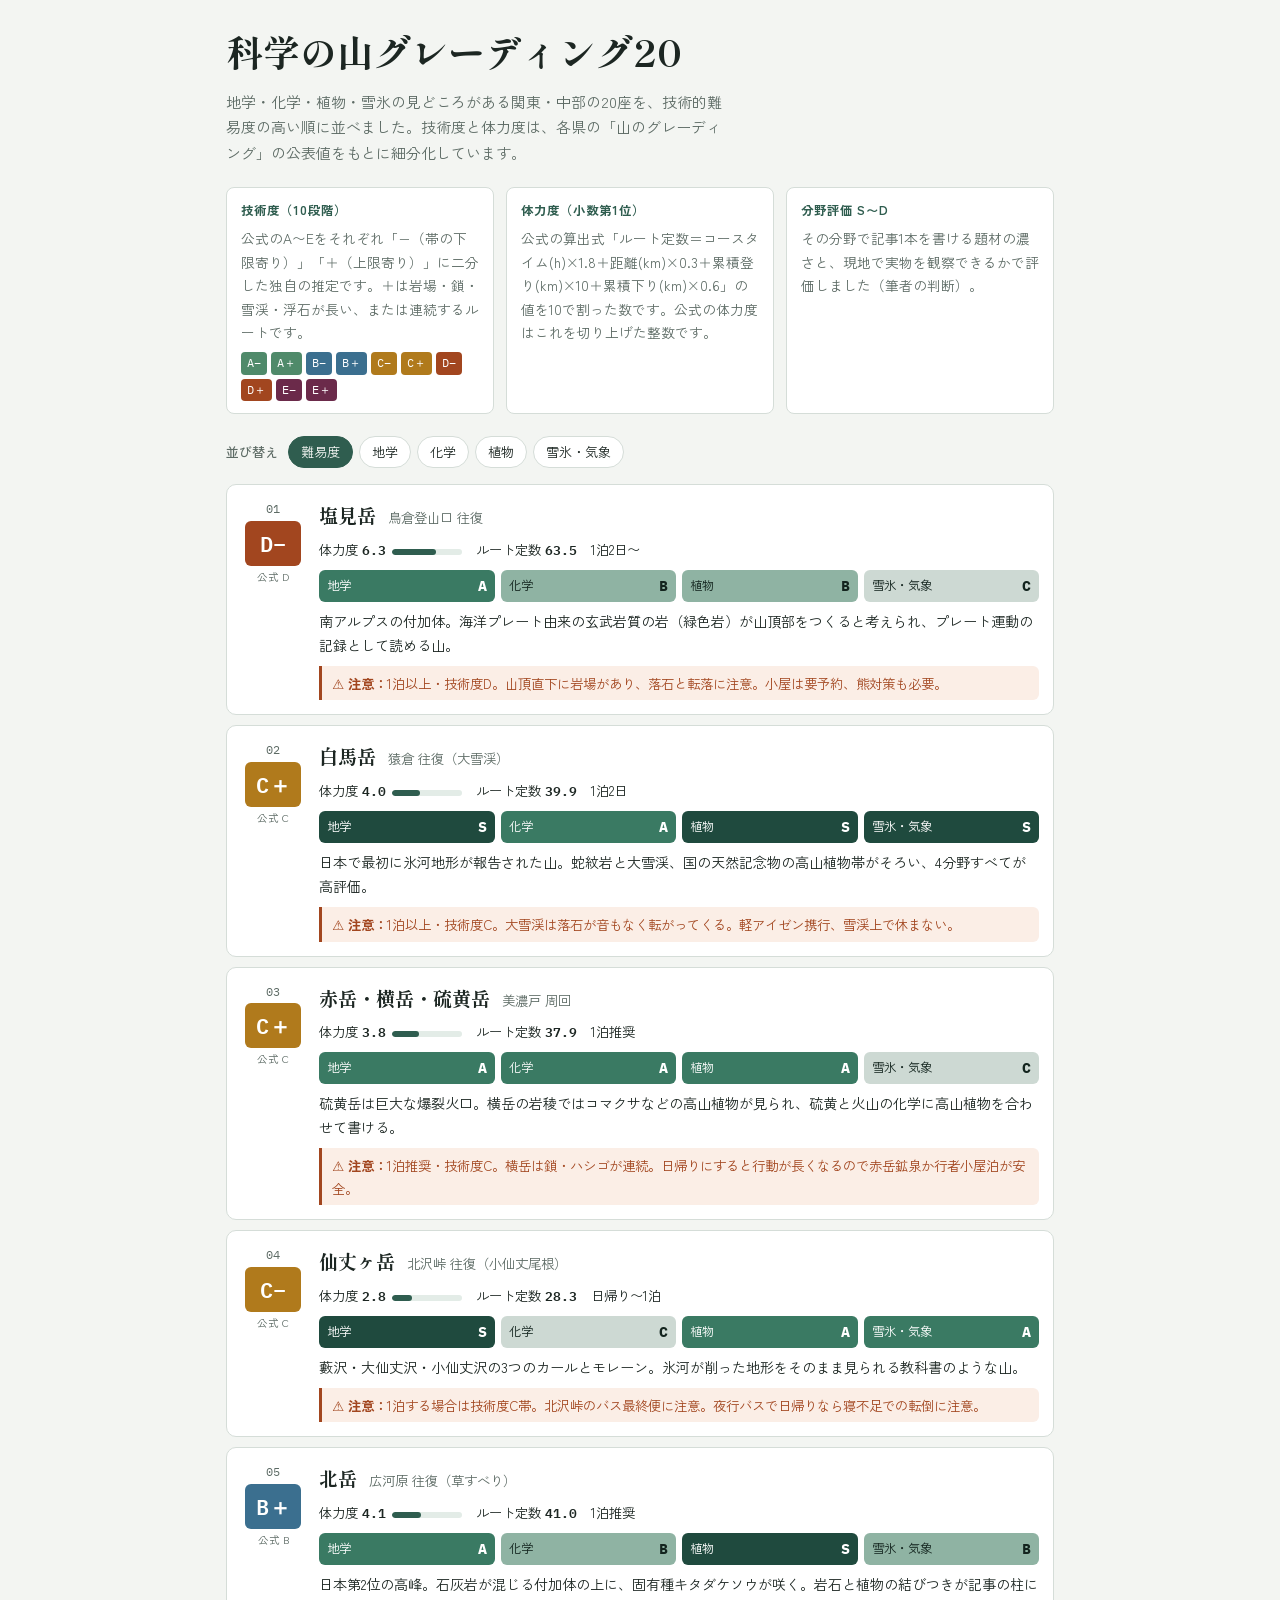
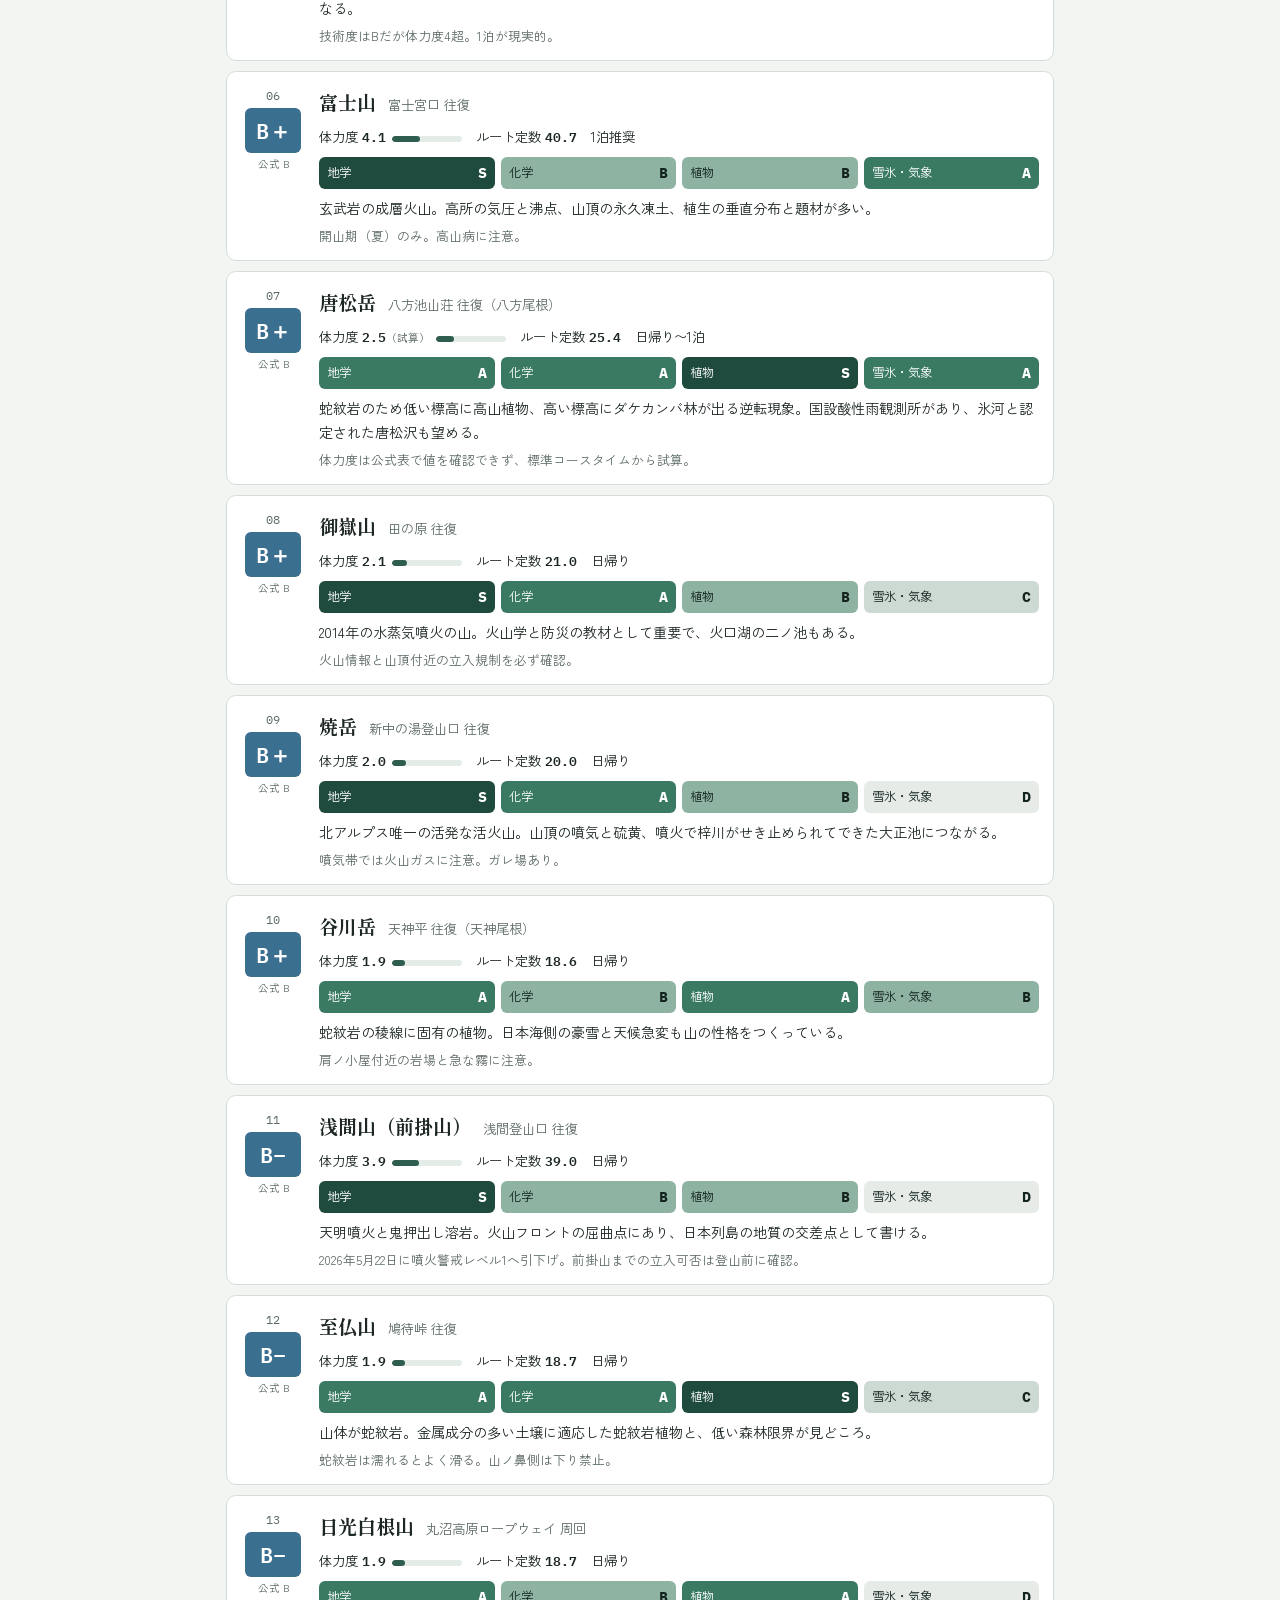
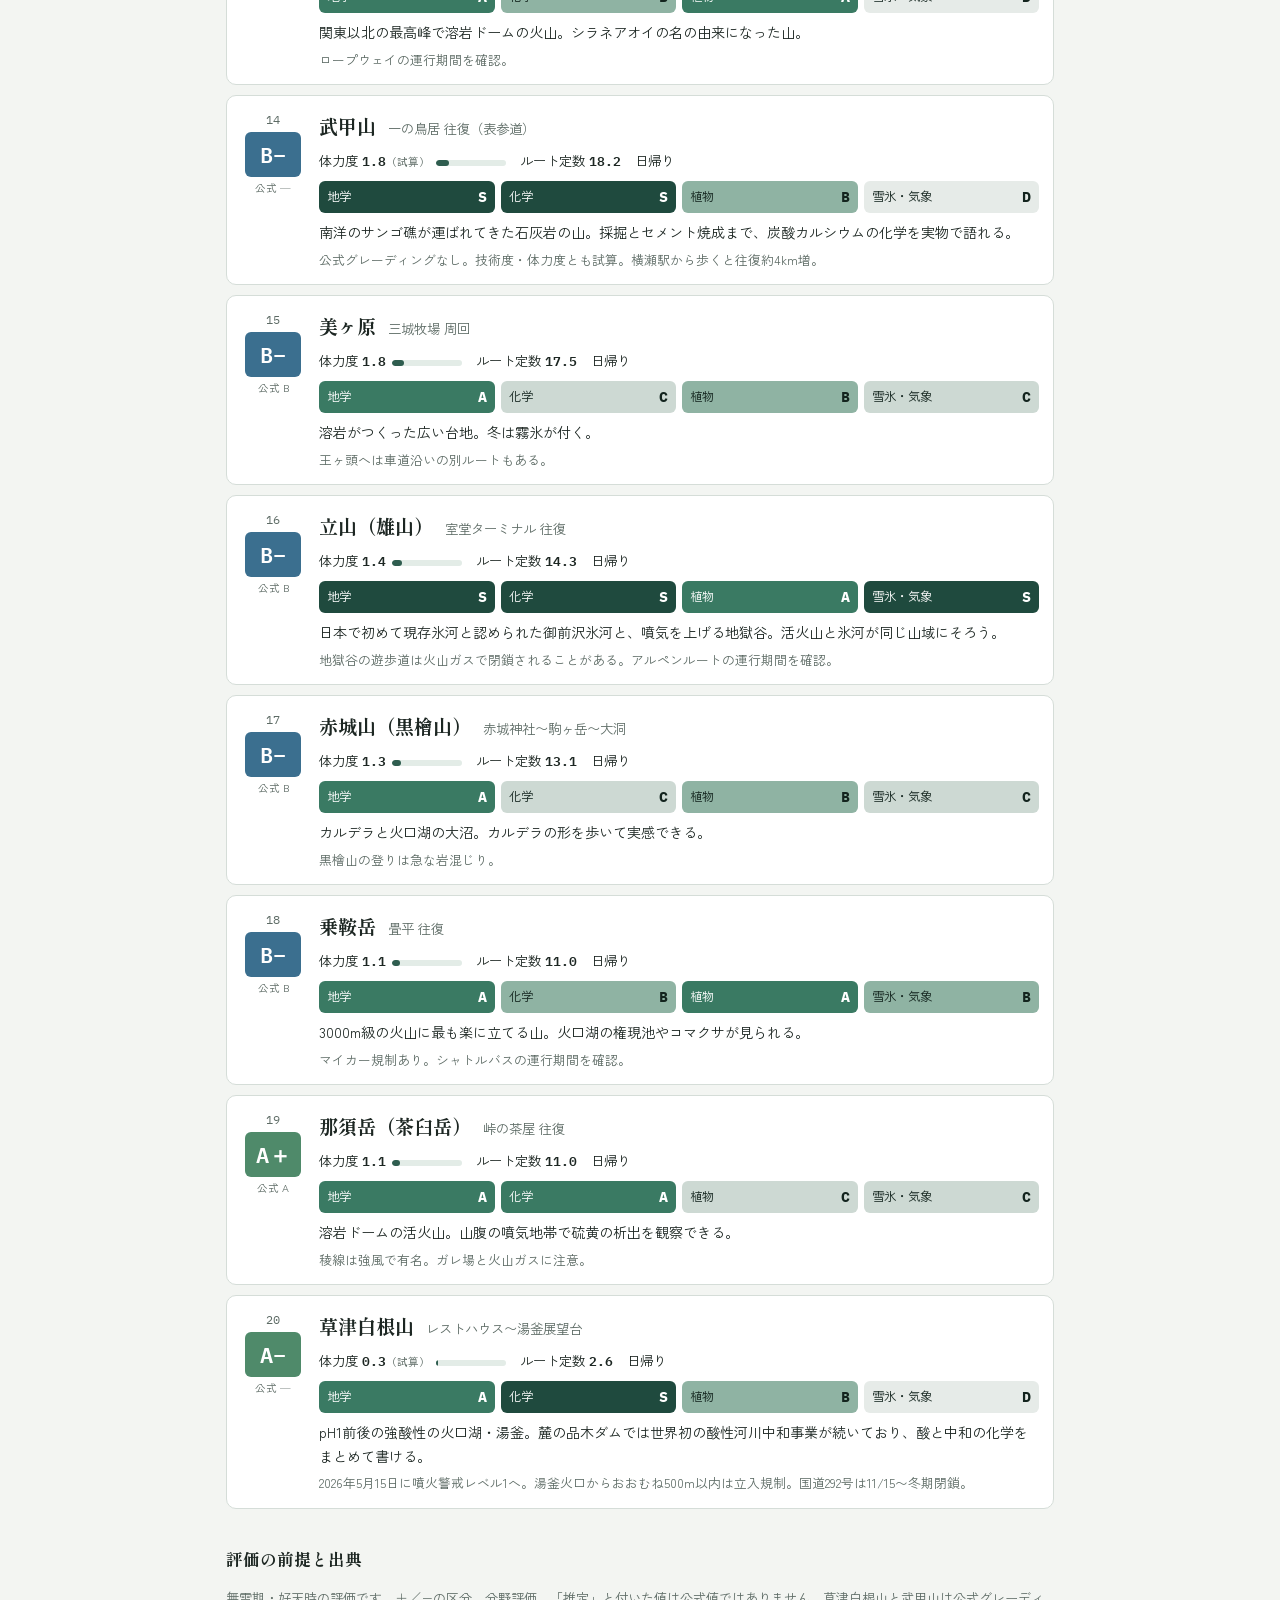
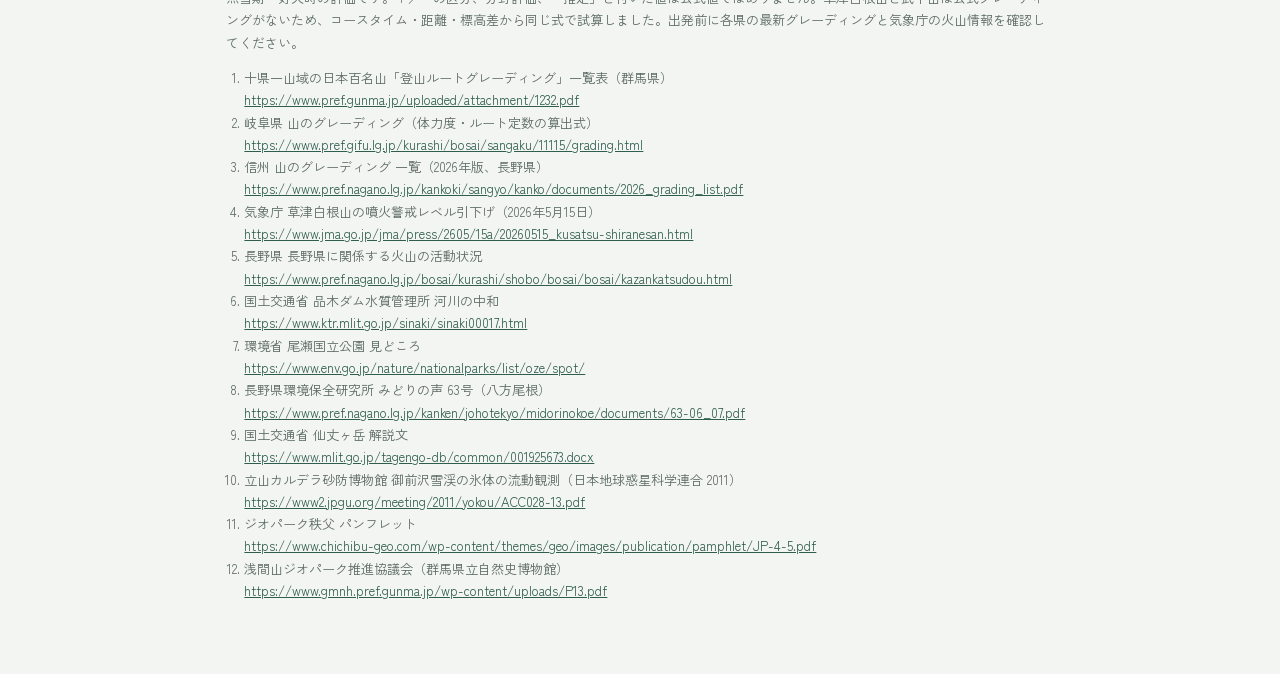
<file: 科学の山グレーディング20.html>
<!doctype html><html><head><meta charset=utf8><meta name=viewport content="width=device-width,initial-scale=1,viewport-fit=cover"><style>:root{color-scheme:light;box-sizing:border-box;padding-top:env(safe-area-inset-top,0px);padding-bottom:env(safe-area-inset-bottom,0px)}html{scroll-padding-top:env(safe-area-inset-top,0px)}body{margin:0;padding:0;font:14px -apple-system,BlinkMacSystemFont,sans-serif;background:#fff;color:#000}img{max-width:100%}[hidden]:not([hidden=until-found i]){display:none!important}</style></head><body>
<title>科学の山グレーディング20</title>
<link rel="preconnect" href="https://fonts.googleapis.com">
<link rel="preconnect" href="https://fonts.gstatic.com" crossorigin>
<link rel="stylesheet" href="https://fonts.googleapis.com/css2?family=Shippori+Mincho+B1:wght@600;800&family=Zen+Kaku+Gothic+New:wght@400;500;700&family=IBM+Plex+Mono:wght@500;600&display=swap">
<style>
/* Layout: 等高線図の凡例のような縦一列の山カード。左に技術度バッジ、右に体力度と分野評価 */
:root{
  --bg:#f3f5f2; --surface:#ffffff; --fg:#1c2622; --muted:#5d6b65; --line:#d5ddd8;
  --pine:#2f5d4f; --pine-soft:#e3ece7; --warn:#a2461f; --warn-soft:#fbeee6;
  --gA:#4f8a6a; --gB:#3b6f8f; --gC:#b07a1c; --gD:#a2461f; --gE:#6b2a4a;
  --sS:#1f4a3e; --sA:#3a7a63; --sB:#8fb3a3; --sC:#cdd9d3; --sD:#e6ebe8;
  --onS:#ffffff; --onB:#13241e;
  --f-display:"Shippori Mincho B1","Hiragino Mincho ProN","Yu Mincho",serif;
  --f-body:"Zen Kaku Gothic New","Hiragino Sans","Yu Gothic",system-ui,sans-serif;
  --f-num:"IBM Plex Mono",ui-monospace,"SFMono-Regular",monospace;
}
@media (prefers-color-scheme: dark){:root:not([data-theme="light"]){
  --bg:#121815; --surface:#1a221e; --fg:#e4ebe7; --muted:#9aaba3; --line:#2c3833;
  --pine:#8cc7ae; --pine-soft:#1f2c26; --warn:#f0a07a; --warn-soft:#2e1d16;
  --gA:#6fb08c; --gB:#6aa2c4; --gC:#d9a548; --gD:#e57f53; --gE:#c27aa0;
  --sS:#8cc7ae; --sA:#5e9c84; --sB:#3d5f51; --sC:#2a3a33; --sD:#212b27;
  --onS:#0f1a15; --onB:#e4ebe7; color-scheme:dark}}
:root[data-theme="dark"]{
  --bg:#121815; --surface:#1a221e; --fg:#e4ebe7; --muted:#9aaba3; --line:#2c3833;
  --pine:#8cc7ae; --pine-soft:#1f2c26; --warn:#f0a07a; --warn-soft:#2e1d16;
  --gA:#6fb08c; --gB:#6aa2c4; --gC:#d9a548; --gD:#e57f53; --gE:#c27aa0;
  --sS:#8cc7ae; --sA:#5e9c84; --sB:#3d5f51; --sC:#2a3a33; --sD:#212b27;
  --onS:#0f1a15; --onB:#e4ebe7; color-scheme:dark}
*{box-sizing:border-box}
body{background:var(--bg);color:var(--fg);font-family:var(--f-body);font-size:15px;line-height:1.7;margin:0}
.wrap{max-width:860px;margin:0 auto;padding-inline:16px;padding-block:28px 56px}
h1{font-family:var(--f-display);font-weight:800;font-size:clamp(1.6rem,5vw,2.3rem);line-height:1.25;margin:0 0 .4em;text-wrap:balance}
.lead{color:var(--muted);max-width:62ch;margin:0}
.legend{display:grid;grid-template-columns:repeat(auto-fit,minmax(240px,1fr));gap:12px;margin:22px 0}
.legend section{background:var(--surface);border:1px solid var(--line);border-radius:8px;padding:12px 14px;min-width:0}
.legend h2{font-size:.78rem;letter-spacing:.08em;color:var(--pine);margin:0 0 6px;font-weight:700}
.legend p{margin:0;font-size:.86rem;color:var(--muted)}
.scale{display:flex;flex-wrap:wrap;gap:4px;margin-top:8px}
.scale span{font-family:var(--f-num);font-size:.75rem;padding:1px 6px;border-radius:4px;color:#fff}
.sortbar{display:flex;flex-wrap:wrap;gap:6px;align-items:center;margin:8px 0 16px}
.sortbar b{font-size:.8rem;color:var(--muted);font-weight:500;margin-right:4px}
.sortbar button{font:inherit;font-size:.82rem;border:1px solid var(--line);background:var(--surface);color:var(--fg);border-radius:999px;padding:4px 12px;cursor:pointer}
.sortbar button[aria-pressed="true"]{background:var(--pine);border-color:var(--pine);color:var(--bg)}
.sortbar button:focus-visible{outline:2px solid var(--pine);outline-offset:2px}
ol.list{list-style:none;margin:0;padding:0;display:grid;gap:10px}
.m{display:grid;grid-template-columns:64px 1fr;gap:14px;background:var(--surface);border:1px solid var(--line);border-radius:10px;padding:14px}
.badge{display:flex;flex-direction:column;align-items:center;gap:2px}
.g{font-family:var(--f-num);font-weight:600;font-size:1.35rem;width:56px;text-align:center;border-radius:6px;padding:4px 0;color:#fff}
.g.A{background:var(--gA)}.g.B{background:var(--gB)}.g.C{background:var(--gC)}.g.D{background:var(--gD)}.g.E{background:var(--gE)}
.est{font-size:.66rem;color:var(--muted)}
.rank{font-family:var(--f-num);font-size:.72rem;color:var(--muted)}
.body{min-width:0}
.top{display:flex;flex-wrap:wrap;align-items:baseline;gap:4px 12px}
.name{font-family:var(--f-display);font-weight:800;font-size:1.2rem;margin:0}
.route{font-size:.84rem;color:var(--muted)}
.facts{display:flex;flex-wrap:wrap;gap:6px 14px;margin:6px 0 8px;font-size:.84rem}
.facts .num{font-family:var(--f-num);font-weight:600;font-variant-numeric:tabular-nums}
.bar{display:inline-block;width:70px;height:6px;border-radius:3px;background:var(--pine-soft);vertical-align:middle;margin-left:6px;position:relative;overflow:hidden}
.bar i{position:absolute;inset:0 auto 0 0;background:var(--pine);border-radius:3px}
.scores{display:grid;grid-template-columns:repeat(4,minmax(0,1fr));gap:6px;margin-bottom:8px}
.sc{display:flex;justify-content:space-between;align-items:center;gap:4px;border-radius:6px;padding:3px 8px;font-size:.78rem;background:var(--sD);color:var(--onB)}
.sc b{font-family:var(--f-num);font-size:.95rem}
.sc.S{background:var(--sS);color:var(--onS)}.sc.A{background:var(--sA);color:var(--onS)}.sc.B{background:var(--sB);color:var(--onB)}.sc.C{background:var(--sC);color:var(--onB)}
.note{margin:0;font-size:.88rem}
.status{margin:4px 0 0;font-size:.8rem;color:var(--muted)}
.warn{margin-top:8px;background:var(--warn-soft);color:var(--warn);border-left:3px solid var(--warn);padding:6px 10px;font-size:.84rem;border-radius:0 6px 6px 0}
.warn strong{font-weight:700}
footer{margin-top:36px;font-size:.82rem;color:var(--muted)}
footer h2{font-family:var(--f-display);font-size:1.05rem;color:var(--fg);margin:0 0 8px}
footer ol{padding-left:1.4em;margin:0 0 16px}
footer a{color:var(--pine);word-break:break-all}
@media (max-width:520px){
  .m{grid-template-columns:52px 1fr;gap:10px;padding:12px}
  .g{width:48px;font-size:1.15rem}
  .scores{grid-template-columns:repeat(2,minmax(0,1fr))}
}
@media (prefers-reduced-motion:reduce){*{transition:none!important}}
</style>

<div class="wrap">
  <h1>科学の山グレーディング20</h1>
  <p class="lead">地学・化学・植物・雪氷の見どころがある関東・中部の20座を、技術的難易度の高い順に並べました。技術度と体力度は、各県の「山のグレーディング」の公表値をもとに細分化しています。</p>

  <div class="legend">
    <section>
      <h2>技術度（10段階）</h2>
      <p>公式のA〜Eをそれぞれ「−（帯の下限寄り）」「＋（上限寄り）」に二分した独自の推定です。＋は岩場・鎖・雪渓・浮石が長い、または連続するルートです。</p>
      <div class="scale"><span style="background:var(--gA)">A−</span><span style="background:var(--gA)">A＋</span><span style="background:var(--gB)">B−</span><span style="background:var(--gB)">B＋</span><span style="background:var(--gC)">C−</span><span style="background:var(--gC)">C＋</span><span style="background:var(--gD)">D−</span><span style="background:var(--gD)">D＋</span><span style="background:var(--gE)">E−</span><span style="background:var(--gE)">E＋</span></div>
    </section>
    <section>
      <h2>体力度（小数第1位）</h2>
      <p>公式の算出式「ルート定数＝コースタイム(h)×1.8＋距離(km)×0.3＋累積登り(km)×10＋累積下り(km)×0.6」の値を10で割った数です。公式の体力度はこれを切り上げた整数です。</p>
    </section>
    <section>
      <h2>分野評価 S〜D</h2>
      <p>その分野で記事1本を書ける題材の濃さと、現地で実物を観察できるかで評価しました（筆者の判断）。</p>
    </section>
  </div>

  <div class="sortbar" role="group" aria-label="並び替え">
    <b>並び替え</b>
    <button type="button" id="s-diff" data-k="diff" aria-pressed="true">難易度</button>
    <button type="button" id="s-geo" data-k="geo" aria-pressed="false">地学</button>
    <button type="button" id="s-chem" data-k="chem" aria-pressed="false">化学</button>
    <button type="button" id="s-plant" data-k="plant" aria-pressed="false">植物</button>
    <button type="button" id="s-ice" data-k="ice" aria-pressed="false">雪氷・気象</button>
  </div>

  <ol class="list" id="list"></ol>

  <footer>
    <h2>評価の前提と出典</h2>
    <p>無雪期・好天時の評価です。＋／−の区分、分野評価、「推定」と付いた値は公式値ではありません。草津白根山と武甲山は公式グレーディングがないため、コースタイム・距離・標高差から同じ式で試算しました。出発前に各県の最新グレーディングと気象庁の火山情報を確認してください。</p>
    <ol>
      <li>十県一山域の日本百名山「登山ルートグレーディング」一覧表（群馬県）<br><a href="https://www.pref.gunma.jp/uploaded/attachment/1232.pdf" target="_blank" rel="noopener">https://www.pref.gunma.jp/uploaded/attachment/1232.pdf</a></li>
      <li>岐阜県 山のグレーディング（体力度・ルート定数の算出式）<br><a href="https://www.pref.gifu.lg.jp/kurashi/bosai/sangaku/11115/grading.html" target="_blank" rel="noopener">https://www.pref.gifu.lg.jp/kurashi/bosai/sangaku/11115/grading.html</a></li>
      <li>信州 山のグレーディング 一覧（2026年版、長野県）<br><a href="https://www.pref.nagano.lg.jp/kankoki/sangyo/kanko/documents/2026_grading_list.pdf" target="_blank" rel="noopener">https://www.pref.nagano.lg.jp/kankoki/sangyo/kanko/documents/2026_grading_list.pdf</a></li>
      <li>気象庁 草津白根山の噴火警戒レベル引下げ（2026年5月15日）<br><a href="https://www.jma.go.jp/jma/press/2605/15a/20260515_kusatsu-shiranesan.html" target="_blank" rel="noopener">https://www.jma.go.jp/jma/press/2605/15a/20260515_kusatsu-shiranesan.html</a></li>
      <li>長野県 長野県に関係する火山の活動状況<br><a href="https://www.pref.nagano.lg.jp/bosai/kurashi/shobo/bosai/bosai/kazankatsudou.html" target="_blank" rel="noopener">https://www.pref.nagano.lg.jp/bosai/kurashi/shobo/bosai/bosai/kazankatsudou.html</a></li>
      <li>国土交通省 品木ダム水質管理所 河川の中和<br><a href="https://www.ktr.mlit.go.jp/sinaki/sinaki00017.html" target="_blank" rel="noopener">https://www.ktr.mlit.go.jp/sinaki/sinaki00017.html</a></li>
      <li>環境省 尾瀬国立公園 見どころ<br><a href="https://www.env.go.jp/nature/nationalparks/list/oze/spot/" target="_blank" rel="noopener">https://www.env.go.jp/nature/nationalparks/list/oze/spot/</a></li>
      <li>長野県環境保全研究所 みどりの声 63号（八方尾根）<br><a href="https://www.pref.nagano.lg.jp/kanken/johotekyo/midorinokoe/documents/63-06_07.pdf" target="_blank" rel="noopener">https://www.pref.nagano.lg.jp/kanken/johotekyo/midorinokoe/documents/63-06_07.pdf</a></li>
      <li>国土交通省 仙丈ヶ岳 解説文<br><a href="https://www.mlit.go.jp/tagengo-db/common/001925673.docx" target="_blank" rel="noopener">https://www.mlit.go.jp/tagengo-db/common/001925673.docx</a></li>
      <li>立山カルデラ砂防博物館 御前沢雪渓の氷体の流動観測（日本地球惑星科学連合 2011）<br><a href="https://www2.jpgu.org/meeting/2011/yokou/ACC028-13.pdf" target="_blank" rel="noopener">https://www2.jpgu.org/meeting/2011/yokou/ACC028-13.pdf</a></li>
      <li>ジオパーク秩父 パンフレット<br><a href="https://www.chichibu-geo.com/wp-content/themes/geo/images/publication/pamphlet/JP-4-5.pdf" target="_blank" rel="noopener">https://www.chichibu-geo.com/wp-content/themes/geo/images/publication/pamphlet/JP-4-5.pdf</a></li>
      <li>浅間山ジオパーク推進協議会（群馬県立自然史博物館）<br><a href="https://www.gmnh.pref.gunma.jp/wp-content/uploads/P13.pdf" target="_blank" rel="noopener">https://www.gmnh.pref.gunma.jp/wp-content/uploads/P13.pdf</a></li>
    </ol>
  </footer>
</div>

<script>
const M = [
 {n:"塩見岳",r:"鳥倉登山口 往復",of:"D",g:"D−",c:63.5,days:"1泊2日〜",geo:"A",chem:"B",plant:"B",ice:"C",
  t:"南アルプスの付加体。海洋プレート由来の玄武岩質の岩（緑色岩）が山頂部をつくると考えられ、プレート運動の記録として読める山。",
  w:"1泊以上・技術度D。山頂直下に岩場があり、落石と転落に注意。小屋は要予約、熊対策も必要。"},
 {n:"白馬岳",r:"猿倉 往復（大雪渓）",of:"C",g:"C＋",c:39.9,days:"1泊2日",geo:"S",chem:"A",plant:"S",ice:"S",
  t:"日本で最初に氷河地形が報告された山。蛇紋岩と大雪渓、国の天然記念物の高山植物帯がそろい、4分野すべてが高評価。",
  w:"1泊以上・技術度C。大雪渓は落石が音もなく転がってくる。軽アイゼン携行、雪渓上で休まない。"},
 {n:"赤岳・横岳・硫黄岳",r:"美濃戸 周回",of:"C",g:"C＋",c:37.9,days:"1泊推奨",geo:"A",chem:"A",plant:"A",ice:"C",
  t:"硫黄岳は巨大な爆裂火口。横岳の岩稜ではコマクサなどの高山植物が見られ、硫黄と火山の化学に高山植物を合わせて書ける。",
  w:"1泊推奨・技術度C。横岳は鎖・ハシゴが連続。日帰りにすると行動が長くなるので赤岳鉱泉か行者小屋泊が安全。"},
 {n:"仙丈ヶ岳",r:"北沢峠 往復（小仙丈尾根）",of:"C",g:"C−",c:28.3,days:"日帰り〜1泊",geo:"S",chem:"C",plant:"A",ice:"A",
  t:"藪沢・大仙丈沢・小仙丈沢の3つのカールとモレーン。氷河が削った地形をそのまま見られる教科書のような山。",
  w:"1泊する場合は技術度C帯。北沢峠のバス最終便に注意。夜行バスで日帰りなら寝不足での転倒に注意。"},
 {n:"北岳",r:"広河原 往復（草すべり）",of:"B",g:"B＋",c:41.0,days:"1泊推奨",geo:"A",chem:"B",plant:"S",ice:"B",
  t:"日本第2位の高峰。石灰岩が混じる付加体の上に、固有種キタダケソウが咲く。岩石と植物の結びつきが記事の柱になる。",
  status:"技術度はBだが体力度4超。1泊が現実的。"},
 {n:"富士山",r:"富士宮口 往復",of:"B",g:"B＋",c:40.7,days:"1泊推奨",geo:"S",chem:"B",plant:"B",ice:"A",
  t:"玄武岩の成層火山。高所の気圧と沸点、山頂の永久凍土、植生の垂直分布と題材が多い。",
  status:"開山期（夏）のみ。高山病に注意。"},
 {n:"唐松岳",r:"八方池山荘 往復（八方尾根）",of:"B",g:"B＋",c:25.4,est:true,days:"日帰り〜1泊",geo:"A",chem:"A",plant:"S",ice:"A",
  t:"蛇紋岩のため低い標高に高山植物、高い標高にダケカンバ林が出る逆転現象。国設酸性雨観測所があり、氷河と認定された唐松沢も望める。",
  status:"体力度は公式表で値を確認できず、標準コースタイムから試算。"},
 {n:"御嶽山",r:"田の原 往復",of:"B",g:"B＋",c:21.0,days:"日帰り",geo:"S",chem:"A",plant:"B",ice:"C",
  t:"2014年の水蒸気噴火の山。火山学と防災の教材として重要で、火口湖の二ノ池もある。",
  status:"火山情報と山頂付近の立入規制を必ず確認。"},
 {n:"焼岳",r:"新中の湯登山口 往復",of:"B",g:"B＋",c:20.0,days:"日帰り",geo:"S",chem:"A",plant:"B",ice:"D",
  t:"北アルプス唯一の活発な活火山。山頂の噴気と硫黄、噴火で梓川がせき止められてできた大正池につながる。",
  status:"噴気帯では火山ガスに注意。ガレ場あり。"},
 {n:"谷川岳",r:"天神平 往復（天神尾根）",of:"B",g:"B＋",c:18.6,days:"日帰り",geo:"A",chem:"B",plant:"A",ice:"B",
  t:"蛇紋岩の稜線に固有の植物。日本海側の豪雪と天候急変も山の性格をつくっている。",
  status:"肩ノ小屋付近の岩場と急な霧に注意。"},
 {n:"浅間山（前掛山）",r:"浅間登山口 往復",of:"B",g:"B−",c:39.0,days:"日帰り",geo:"S",chem:"B",plant:"B",ice:"D",
  t:"天明噴火と鬼押出し溶岩。火山フロントの屈曲点にあり、日本列島の地質の交差点として書ける。",
  status:"2026年5月22日に噴火警戒レベル1へ引下げ。前掛山までの立入可否は登山前に確認。"},
 {n:"至仏山",r:"鳩待峠 往復",of:"B",g:"B−",c:18.7,days:"日帰り",geo:"A",chem:"A",plant:"S",ice:"C",
  t:"山体が蛇紋岩。金属成分の多い土壌に適応した蛇紋岩植物と、低い森林限界が見どころ。",
  status:"蛇紋岩は濡れるとよく滑る。山ノ鼻側は下り禁止。"},
 {n:"日光白根山",r:"丸沼高原ロープウェイ 周回",of:"B",g:"B−",c:18.7,days:"日帰り",geo:"A",chem:"B",plant:"A",ice:"D",
  t:"関東以北の最高峰で溶岩ドームの火山。シラネアオイの名の由来になった山。",
  status:"ロープウェイの運行期間を確認。"},
 {n:"武甲山",r:"一の鳥居 往復（表参道）",of:"—",g:"B−",c:18.2,est:true,days:"日帰り",geo:"S",chem:"S",plant:"B",ice:"D",
  t:"南洋のサンゴ礁が運ばれてきた石灰岩の山。採掘とセメント焼成まで、炭酸カルシウムの化学を実物で語れる。",
  status:"公式グレーディングなし。技術度・体力度とも試算。横瀬駅から歩くと往復約4km増。"},
 {n:"美ヶ原",r:"三城牧場 周回",of:"B",g:"B−",c:17.5,days:"日帰り",geo:"A",chem:"C",plant:"B",ice:"C",
  t:"溶岩がつくった広い台地。冬は霧氷が付く。",
  status:"王ヶ頭へは車道沿いの別ルートもある。"},
 {n:"立山（雄山）",r:"室堂ターミナル 往復",of:"B",g:"B−",c:14.3,days:"日帰り",geo:"S",chem:"S",plant:"A",ice:"S",
  t:"日本で初めて現存氷河と認められた御前沢氷河と、噴気を上げる地獄谷。活火山と氷河が同じ山域にそろう。",
  status:"地獄谷の遊歩道は火山ガスで閉鎖されることがある。アルペンルートの運行期間を確認。"},
 {n:"赤城山（黒檜山）",r:"赤城神社〜駒ヶ岳〜大洞",of:"B",g:"B−",c:13.1,days:"日帰り",geo:"A",chem:"C",plant:"B",ice:"C",
  t:"カルデラと火口湖の大沼。カルデラの形を歩いて実感できる。",
  status:"黒檜山の登りは急な岩混じり。"},
 {n:"乗鞍岳",r:"畳平 往復",of:"B",g:"B−",c:11.0,days:"日帰り",geo:"A",chem:"B",plant:"A",ice:"B",
  t:"3000m級の火山に最も楽に立てる山。火口湖の権現池やコマクサが見られる。",
  status:"マイカー規制あり。シャトルバスの運行期間を確認。"},
 {n:"那須岳（茶臼岳）",r:"峠の茶屋 往復",of:"A",g:"A＋",c:11.0,days:"日帰り",geo:"A",chem:"A",plant:"C",ice:"C",
  t:"溶岩ドームの活火山。山腹の噴気地帯で硫黄の析出を観察できる。",
  status:"稜線は強風で有名。ガレ場と火山ガスに注意。"},
 {n:"草津白根山",r:"レストハウス〜湯釜展望台",of:"—",g:"A−",c:2.6,est:true,days:"日帰り",geo:"A",chem:"S",plant:"B",ice:"D",
  t:"pH1前後の強酸性の火口湖・湯釜。麓の品木ダムでは世界初の酸性河川中和事業が続いており、酸と中和の化学をまとめて書ける。",
  status:"2026年5月15日に噴火警戒レベル1へ。湯釜火口からおおむね500m以内は立入規制。国道292号は11/15〜冬期閉鎖。"}
];
const GR = ["A−","A＋","B−","B＋","C−","C＋","D−","D＋","E−","E＋"];
const SV = {S:5,A:4,B:3,C:2,D:1};
const esc = s => s.replace(/[&<>"]/g, c => ({"&":"&amp;","<":"&lt;",">":"&gt;",'"':"&quot;"}[c]));
function card(m,i){
  const lv = (m.c/10).toFixed(1);
  const pct = Math.min(100, m.c);
  const sc = [["地学","geo"],["化学","chem"],["植物","plant"],["雪氷・気象","ice"]]
    .map(([l,k])=>`<span class="sc ${m[k]}">${l}<b>${m[k]}</b></span>`).join("");
  return `<li class="m">
    <div class="badge"><span class="rank">${String(i+1).padStart(2,"0")}</span><span class="g ${m.g[0]}">${m.g}</span><span class="est">公式 ${m.of}</span></div>
    <div class="body">
      <div class="top"><h3 class="name">${esc(m.n)}</h3><span class="route">${esc(m.r)}</span></div>
      <div class="facts">
        <span>体力度 <span class="num">${lv}</span>${m.est?'<span class="est">（試算）</span>':''}<span class="bar" aria-hidden="true"><i style="width:${pct}%"></i></span></span>
        <span>ルート定数 <span class="num">${m.c.toFixed(1)}</span></span>
        <span>${esc(m.days)}</span>
      </div>
      <div class="scores">${sc}</div>
      <p class="note">${esc(m.t)}</p>
      ${m.status?`<p class="status">${esc(m.status)}</p>`:''}
      ${m.w?`<div class="warn"><strong>⚠ 注意：</strong>${esc(m.w)}</div>`:''}
    </div></li>`;
}
function render(key){
  const arr = M.slice();
  if(key==="diff") arr.sort((a,b)=> GR.indexOf(b.g)-GR.indexOf(a.g) || b.c-a.c);
  else arr.sort((a,b)=> SV[b[key]]-SV[a[key]] || GR.indexOf(b.g)-GR.indexOf(a.g) || b.c-a.c);
  document.getElementById("list").innerHTML = arr.map(card).join("");
  document.querySelectorAll(".sortbar button").forEach(btn=>btn.setAttribute("aria-pressed", btn.dataset.k===key ? "true":"false"));
  try{ localStorage.setItem("sort", key); }catch(e){}
}
document.querySelectorAll(".sortbar button").forEach(btn=>btn.addEventListener("click",()=>render(btn.dataset.k)));
let start = "diff";
try{ const s = localStorage.getItem("sort"); if(s && document.querySelector(`[data-k="${s}"]`)) start = s; }catch(e){}
render(start);
</script>

</body></html>
</file>
<file: common.css>
/* Layout: 等高線図の凡例のような縦一列カード。左に難易度バッジ、右に数値と分野評価 */
:root{
  --bg:#f3f5f2; --surface:#ffffff; --fg:#1c2622; --muted:#5d6b65; --line:#d5ddd8;
  --pine:#2f5d4f; --pine-soft:#e3ece7; --warn:#a2461f; --warn-soft:#fbeee6;
  --gA:#4f8a6a; --gB:#3b6f8f; --gC:#b07a1c; --gD:#a2461f; --gE:#6b2a4a; --gText:#ffffff;
  --sS:#1f4a3e; --sA:#3a7a63; --sB:#8fb3a3; --sC:#cdd9d3; --sD:#e6ebe8;
  --onS:#ffffff; --onB:#13241e; --vol:#9b3a1e;
  --f-display:"Shippori Mincho B1","Hiragino Mincho ProN","Yu Mincho",serif;
  --f-body:"Zen Kaku Gothic New","Hiragino Sans","Yu Gothic",system-ui,sans-serif;
  --f-num:"IBM Plex Mono",ui-monospace,"SFMono-Regular",monospace;
}
@media (prefers-color-scheme: dark){:root:not([data-theme="light"]){
  --bg:#121815; --surface:#1a221e; --fg:#e4ebe7; --muted:#9aaba3; --line:#2c3833;
  --pine:#8cc7ae; --pine-soft:#24332c; --warn:#f0a07a; --warn-soft:#2e1d16;
  --gA:#3f7a5a; --gB:#356585; --gC:#9a6a14; --gD:#a2461f; --gE:#7d3a5c; --gText:#ffffff;
  --sS:#8cc7ae; --sA:#5e9c84; --sB:#3d5f51; --sC:#2a3a33; --sD:#212b27;
  --onS:#0f1a15; --onB:#e4ebe7; --vol:#f0a07a; color-scheme:dark}}
:root[data-theme="dark"]{
  --bg:#121815; --surface:#1a221e; --fg:#e4ebe7; --muted:#9aaba3; --line:#2c3833;
  --pine:#8cc7ae; --pine-soft:#24332c; --warn:#f0a07a; --warn-soft:#2e1d16;
  --gA:#3f7a5a; --gB:#356585; --gC:#9a6a14; --gD:#a2461f; --gE:#7d3a5c; --gText:#ffffff;
  --sS:#8cc7ae; --sA:#5e9c84; --sB:#3d5f51; --sC:#2a3a33; --sD:#212b27;
  --onS:#0f1a15; --onB:#e4ebe7; --vol:#f0a07a; color-scheme:dark}
*{box-sizing:border-box}
html{-webkit-text-size-adjust:100%}
body{background:var(--bg);color:var(--fg);font-family:var(--f-body);font-size:15px;line-height:1.7;margin:0}
.wrap{max-width:880px;margin:0 auto;padding-inline:16px;padding-block:20px 56px}
.tabs{display:flex;gap:4px;border-bottom:1px solid var(--line);margin-bottom:22px;overflow-x:auto}
.tabs a{padding:8px 16px;color:var(--muted);text-decoration:none;font-weight:700;border-bottom:3px solid transparent;white-space:nowrap}
.tabs a[aria-current="page"]{color:var(--pine);border-bottom-color:var(--pine)}
.tabs a:hover{color:var(--fg)}
.tabs a:focus-visible{outline:2px solid var(--pine);outline-offset:-2px}
h1{font-family:var(--f-display);font-weight:800;font-size:clamp(1.6rem,5vw,2.3rem);line-height:1.25;margin:0 0 .4em;text-wrap:balance}
.lead{color:var(--muted);max-width:64ch;margin:0}
.legend{display:grid;grid-template-columns:repeat(auto-fit,minmax(240px,1fr));gap:12px;margin:20px 0}
.legend section{background:var(--surface);border:1px solid var(--line);border-radius:8px;padding:12px 14px;min-width:0}
.legend h2{font-size:.78rem;letter-spacing:.08em;color:var(--pine);margin:0 0 6px;font-weight:700}
.legend p{margin:0;font-size:.85rem;color:var(--muted)}
.scale{display:flex;flex-wrap:wrap;gap:4px;margin-top:8px}
.scale span{font-family:var(--f-num);font-size:.75rem;padding:1px 6px;border-radius:4px;color:var(--gText)}
.controls{display:flex;flex-direction:column;gap:8px;margin:8px 0 16px;position:sticky;top:env(safe-area-inset-top,0px);background:var(--bg);padding-block:8px;z-index:2;border-bottom:1px solid var(--line)}
.sortbar{display:flex;flex-wrap:wrap;gap:6px;align-items:center}
.sortbar b{font-size:.8rem;color:var(--muted);font-weight:500;margin-right:4px}
.sortbar button,.filter{font:inherit;font-size:.82rem;border:1px solid var(--line);background:var(--surface);color:var(--fg);border-radius:999px;padding:4px 12px;cursor:pointer}
.sortbar button[aria-pressed="true"],.filter[aria-pressed="true"]{background:var(--pine);border-color:var(--pine);color:var(--bg)}
.sortbar button:focus-visible,.filter:focus-visible{outline:2px solid var(--pine);outline-offset:2px}
.count{font-size:.8rem;color:var(--muted);margin-left:auto}
ol.list{list-style:none;margin:0;padding:0;display:grid;gap:10px}
.m{display:grid;grid-template-columns:64px 1fr;gap:14px;background:var(--surface);border:1px solid var(--line);border-radius:10px;padding:14px}
.badge{display:flex;flex-direction:column;align-items:center;gap:3px}
.g{font-family:var(--f-num);font-weight:600;font-size:1.3rem;width:56px;text-align:center;border-radius:6px;padding:4px 0;color:var(--gText)}
.g.A{background:var(--gA)}.g.B{background:var(--gB)}.g.C{background:var(--gC)}.g.D{background:var(--gD)}.g.E{background:var(--gE)}
.small{font-size:.66rem;color:var(--muted);text-align:center;line-height:1.3}
.rank{font-family:var(--f-num);font-size:.72rem;color:var(--muted)}
.body{min-width:0}
.top{display:flex;flex-wrap:wrap;align-items:baseline;gap:4px 10px}
.name{font-family:var(--f-display);font-weight:800;font-size:1.2rem;margin:0}
.vol{color:var(--vol);font-family:var(--f-body);font-size:1rem}
.sub{font-size:.84rem;color:var(--muted)}
.overall{margin-left:auto;font-size:.78rem;color:var(--muted);white-space:nowrap}
.overall b{font-family:var(--f-num);font-size:1rem;color:var(--pine)}
.facts{display:flex;flex-wrap:wrap;gap:4px 14px;margin:6px 0 8px;font-size:.84rem}
.facts .num{font-family:var(--f-num);font-weight:600;font-variant-numeric:tabular-nums}
.facts .bloom{color:var(--pine)}
.facts .bloom b{font-weight:700}
.facts .est{font-size:.72rem;color:var(--muted)}
.bar{display:inline-block;width:64px;height:6px;border-radius:3px;background:var(--pine-soft);vertical-align:middle;margin-left:6px;position:relative;overflow:hidden}
.bar i{position:absolute;inset:0 auto 0 0;background:var(--pine);border-radius:3px}
.scores{display:grid;grid-template-columns:repeat(4,minmax(0,1fr));gap:6px;margin-bottom:8px}
.sc{display:flex;justify-content:space-between;align-items:center;gap:4px;border-radius:6px;padding:3px 8px;font-size:.78rem;background:var(--sD);color:var(--onB)}
.sc b{font-family:var(--f-num);font-size:.95rem}
.sc.S{background:var(--sS);color:var(--onS)}.sc.A{background:var(--sA);color:var(--onS)}.sc.B{background:var(--sB);color:var(--onB)}.sc.C{background:var(--sC);color:var(--onB)}
.sc.on{outline:2px solid var(--fg);outline-offset:1px}
.note{margin:0;font-size:.88rem}
.status{margin:4px 0 0;font-size:.8rem;color:var(--muted)}
.warn{margin-top:8px;background:var(--warn-soft);color:var(--warn);border-left:3px solid var(--warn);padding:6px 10px;font-size:.84rem;border-radius:0 6px 6px 0}
.warn strong{font-weight:700}
footer{margin-top:36px;font-size:.82rem;color:var(--muted)}
footer h2{font-family:var(--f-display);font-size:1.05rem;color:var(--fg);margin:0 0 8px}
footer ol{padding-left:1.4em;margin:0 0 16px}
footer a{color:var(--pine);word-break:break-all}
@media (max-width:540px){
  .m{grid-template-columns:52px 1fr;gap:10px;padding:12px}
  .g{width:48px;font-size:1.1rem}
  .scores{grid-template-columns:repeat(2,minmax(0,1fr))}
  .overall{margin-left:0}
  .controls{position:static}
}
.g.T{background:var(--pine);color:var(--bg)}
.reg{display:inline-block;font-size:.72rem;font-weight:700;color:var(--pine);border:1px solid var(--pine);border-radius:4px;padding:0 5px;margin-right:6px;line-height:1.5}
.sortbar button .c{font-family:var(--f-num);font-size:.72rem;opacity:.75}
.empty{list-style:none;color:var(--muted);padding:24px 0;text-align:center}
</file>
